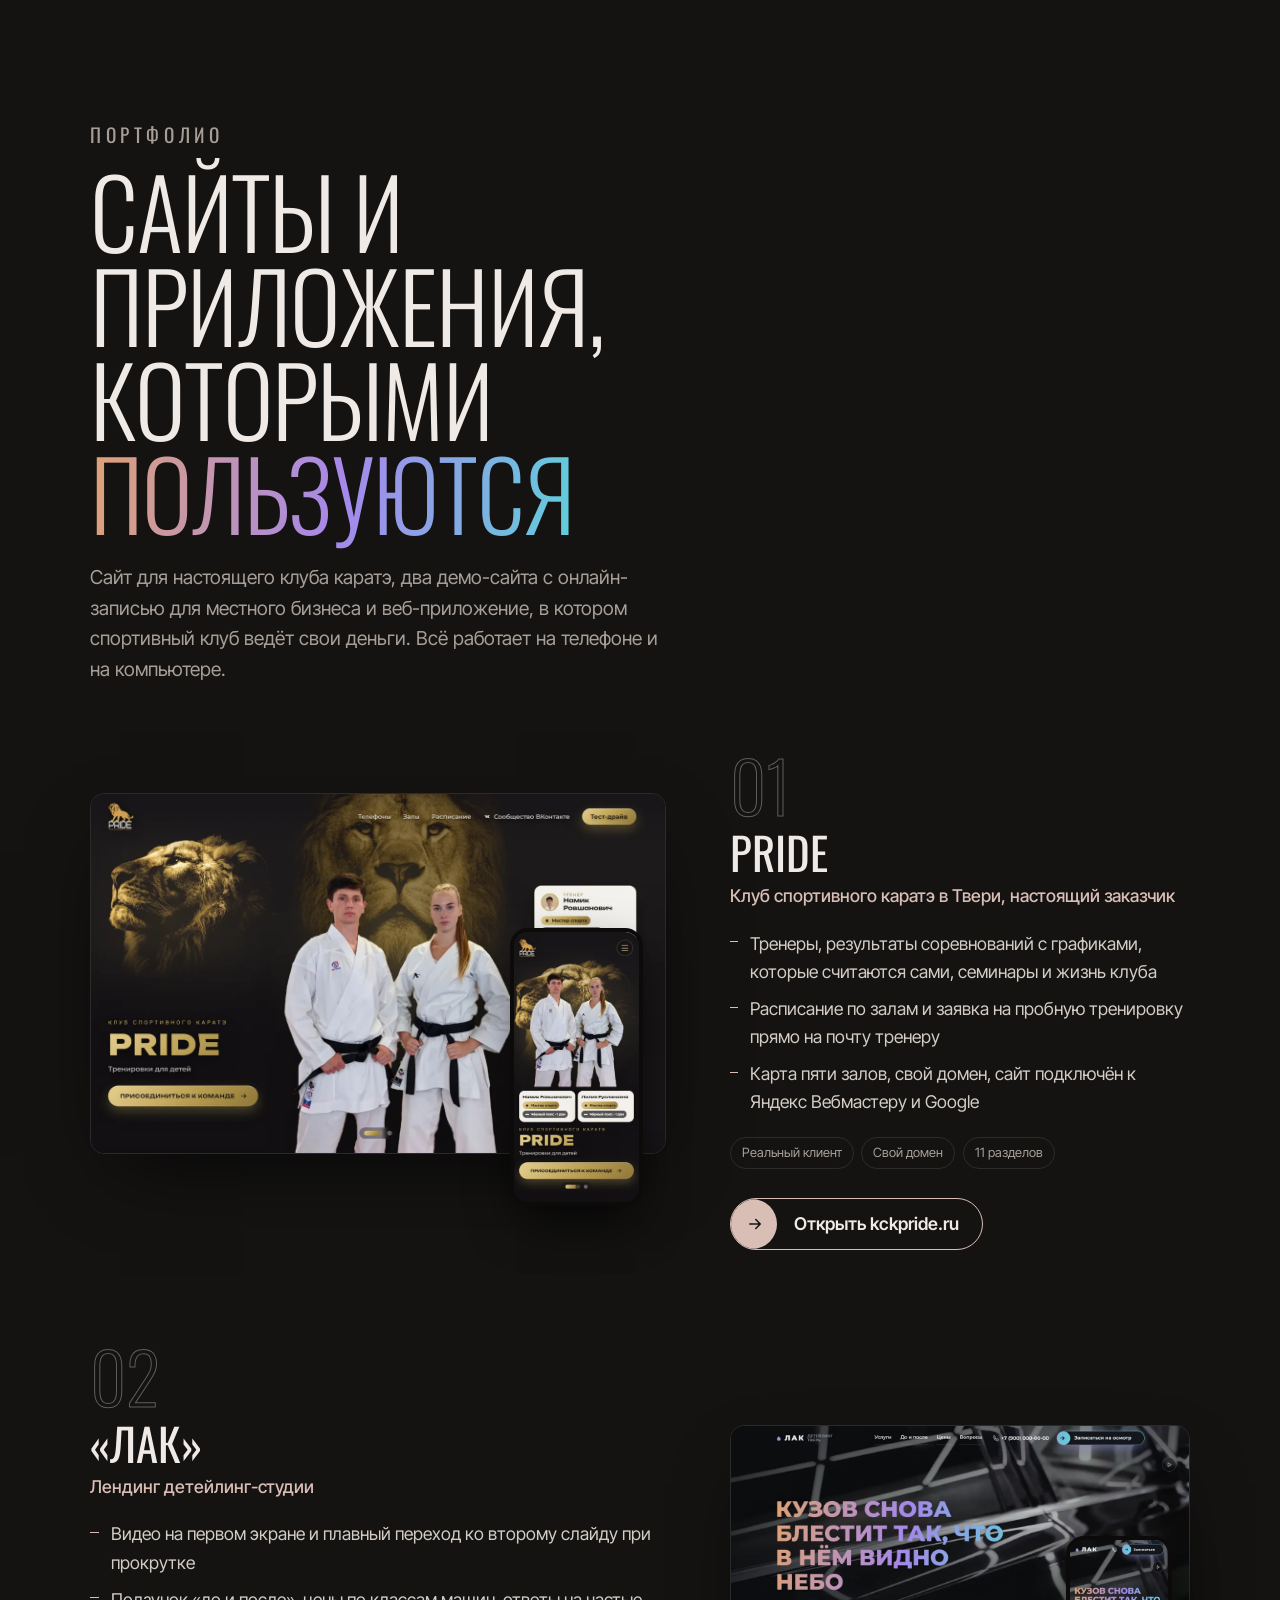
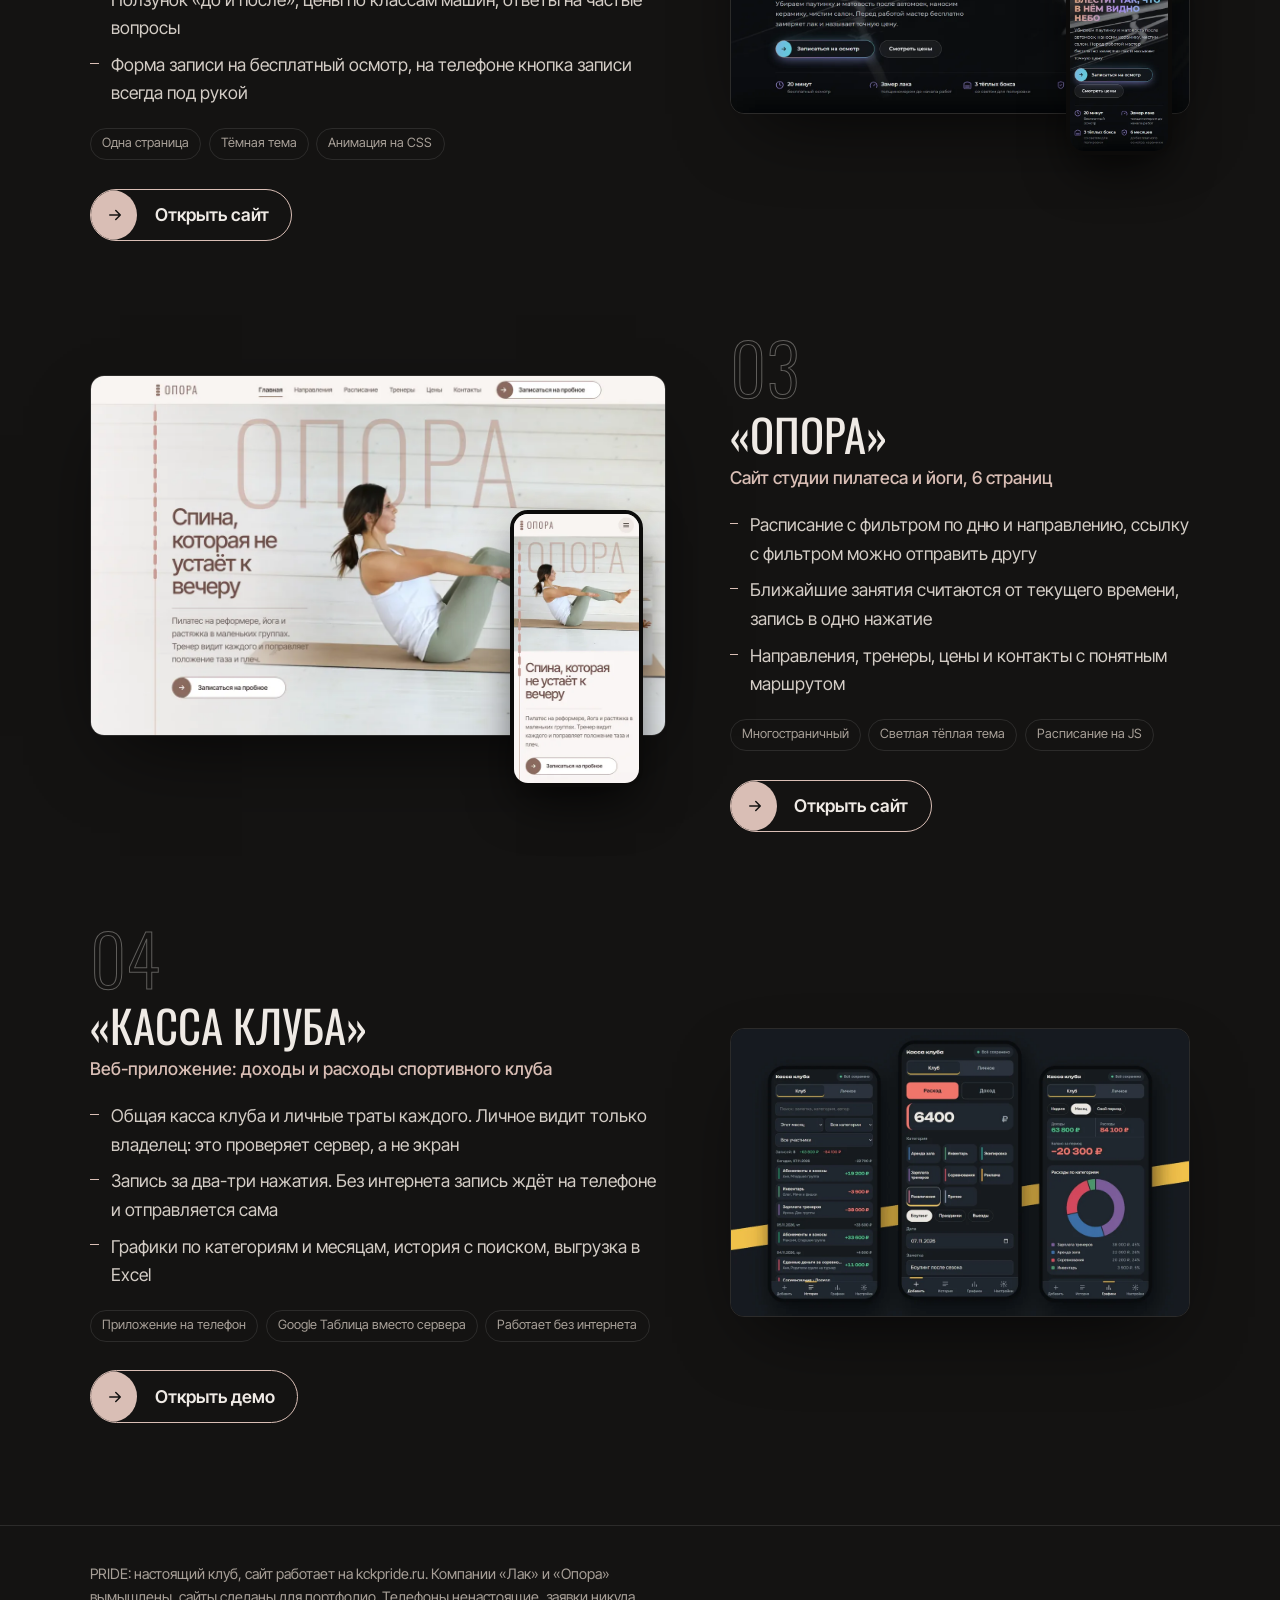
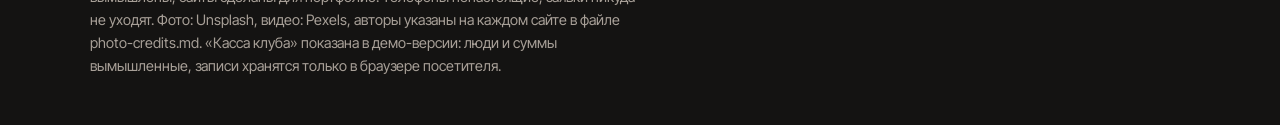
<file: index.html>
<!DOCTYPE html>
<html lang="ru">
<head>
<meta charset="utf-8">
<meta name="viewport" content="width=device-width, initial-scale=1">
<title>Портфолио: сайты и приложения для местного бизнеса</title>
<meta name="description" content="Сайт клуба каратэ PRIDE (kckpride.ru), два демо-сайта с онлайн-записью для детейлинг-студии и студии пилатеса и веб-приложение «Касса клуба» для учёта денег спортивного клуба.">
<link rel="preconnect" href="https://fonts.googleapis.com">
<link rel="preconnect" href="https://fonts.gstatic.com" crossorigin>
<link href="https://fonts.googleapis.com/css2?family=Inter+Tight:wght@400;500;600&family=Oswald:wght@300;400&display=swap" rel="stylesheet">
<style>
/* Общая страница портфолио. Тёплый графит, чтобы оба проекта
   (чёрный «Лак» и пудровая «Опора») смотрелись на ней одинаково хорошо. */
:root{
  --bg:#141312; --panel:#1D1B19; --line:rgba(255,255,255,.1);
  --text:#EFEAE5; --muted:#A79F97; --accent:#D9BEB5;
  --cham:linear-gradient(100deg,#E0A273 0%,#A688EC 52%,#5ED0DA 100%);
  --f:'Inter Tight',system-ui,-apple-system,'Segoe UI',Roboto,sans-serif;
  --f-big:'Oswald','Arial Narrow',sans-serif;
  --pad:clamp(1rem,4vw,2.5rem); --wrap:1180px; --ease:cubic-bezier(.16,1,.3,1);
}
*,*::before,*::after{box-sizing:border-box}
*{margin:0}
html{-webkit-text-size-adjust:100%}
body{background:var(--bg);color:var(--text);font:400 clamp(1rem,.96rem + .2vw,1.1rem)/1.6 var(--f);overflow-x:hidden}
img{display:block;max-width:100%;height:auto}
a{color:inherit}
:focus-visible{outline:3px solid var(--accent);outline-offset:3px}
.wrap{max-width:var(--wrap);margin:0 auto;padding-inline:var(--pad)}
.sr-only{position:absolute;width:1px;height:1px;overflow:hidden;clip:rect(0 0 0 0);white-space:nowrap}

/* шапка */
.top{padding-block:clamp(3.5rem,8vw,7rem) clamp(2.5rem,5vw,4rem)}
.kicker{font:400 .85rem/1 var(--f-big);letter-spacing:.24em;text-transform:uppercase;color:var(--muted)}
h1{font:300 clamp(2.6rem,1.2rem + 6vw,6.2rem)/.98 var(--f-big);letter-spacing:-.01em;text-transform:uppercase;margin-top:1.2rem;max-width:14ch}
h1 span{background:var(--cham);-webkit-background-clip:text;background-clip:text;color:transparent}
.top p{color:var(--muted);max-width:52ch;margin-top:1.4rem;font-size:clamp(1.02rem,.98rem + .35vw,1.2rem)}

/* проекты */
.projects{display:grid;gap:clamp(3.5rem,7vw,6rem);padding-bottom:clamp(4rem,8vw,7rem)}
.proj{display:grid;gap:1.6rem;align-items:center}
.shots{position:relative;padding-bottom:9%}
.shot-desk{border-radius:14px;overflow:hidden;border:1px solid var(--line);box-shadow:0 30px 80px -30px rgba(0,0,0,.8)}
.shot-desk img{width:100%;aspect-ratio:16/10;object-fit:cover;transition:transform .9s var(--ease)}
.shot-phone{position:absolute;right:4%;bottom:0;width:23%;border-radius:18px;overflow:hidden;border:4px solid #0c0b0a;box-shadow:0 20px 50px -10px rgba(0,0,0,.8)}
.shot-phone img{width:100%;aspect-ratio:300/649;object-fit:cover}
.proj:hover .shot-desk img{transform:scale(1.03)}
.shots-app{padding-bottom:0}   /* у приложения на обложке уже три телефона, отдельный снимок не нужен */
.num{font:300 clamp(3rem,2rem + 3vw,5rem)/1 var(--f-big);color:transparent;-webkit-text-stroke:1px rgba(239,234,229,.35)}
.proj h2{font:400 clamp(1.8rem,1.2rem + 2vw,2.8rem)/1.05 var(--f-big);text-transform:uppercase;margin-top:.6rem}
.type{color:var(--accent);font-weight:500;margin-top:.4rem}
.proj ul{list-style:none;padding:0;margin-top:1.2rem;display:grid;gap:.55rem}
.proj li{position:relative;padding-left:1.3rem;color:#D3CCC5}
.proj li::before{content:"";position:absolute;left:0;top:.68em;width:.55rem;height:1px;background:var(--accent)}
.tags{display:flex;flex-wrap:wrap;gap:.45rem;margin-top:1.3rem}
.tags span{font-size:.8rem;padding:.3rem .7rem;border-radius:999px;border:1px solid var(--line);color:var(--muted)}

/* кнопка с выезжающей заливкой, как на самих сайтах */
.btn{--knob:46px;position:relative;isolation:isolate;overflow:hidden;display:inline-flex;align-items:center;min-height:50px;margin-top:1.8rem;
  padding:.7rem 1.4rem .7rem calc(var(--knob) + 1.1rem);border-radius:999px;border:1.5px solid var(--accent);
  font-weight:600;text-decoration:none;color:var(--text);transition:color .55s var(--ease)}
.btn::before{content:"";position:absolute;inset:0;z-index:-1;border-radius:inherit;background:var(--accent)
  url("data:image/svg+xml,%3Csvg xmlns='http://www.w3.org/2000/svg' viewBox='0 0 24 24' fill='none' stroke='%23141312' stroke-width='2' stroke-linecap='round' stroke-linejoin='round'%3E%3Cpath d='M5 12h14M13 6l6 6-6 6'/%3E%3C/svg%3E") no-repeat right 13px center/18px;
  transform:translateX(calc(-100% + var(--knob)));transition:transform .75s var(--ease)}
.btn:hover,.btn:focus-visible{color:#141312}
.btn:hover::before,.btn:focus-visible::before{transform:none}

@media (min-width:900px){
  .proj{grid-template-columns:1.25fr 1fr;gap:4rem}
  .proj:nth-child(even) .shots{order:2}
}

.foot{border-top:1px solid var(--line);padding-block:2.2rem 3rem;color:var(--muted);font-size:.9rem}
.foot p{max-width:70ch}

@media (prefers-reduced-motion:reduce){*,*::before,*::after{transition-duration:.01ms !important}}
</style>
</head>
<body>
<main>
  <header class="top wrap">
    <p class="kicker">Портфолио</p>
    <h1>Сайты и приложения, которыми <span>пользуются</span></h1>
    <p>Сайт для настоящего клуба каратэ, два демо-сайта с онлайн-записью для местного бизнеса и веб-приложение, в котором спортивный клуб ведёт свои деньги. Всё работает на телефоне и на компьютере.</p>
  </header>

  <div class="projects wrap">
    <article class="proj">
      <a class="shots" href="https://kckpride.ru/" target="_blank" rel="noopener" aria-label="Открыть сайт PRIDE, kckpride.ru, в новой вкладке">
        <div class="shot-desk"><img src="covers/pride.webp" width="1200" height="750" alt="Первый экран сайта клуба PRIDE на компьютере: двое тренеров в кимоно на фоне золотого льва"></div>
        <div class="shot-phone"><img src="covers/pride-phone.webp" width="300" height="649" alt="Тот же сайт на телефоне" loading="lazy"></div>
      </a>
      <div>
        <p class="num" aria-hidden="true">01</p>
        <h2>PRIDE</h2>
        <p class="type">Клуб спортивного каратэ в Твери, настоящий заказчик</p>
        <ul>
          <li>Тренеры, результаты соревнований с графиками, которые считаются сами, семинары и жизнь клуба</li>
          <li>Расписание по залам и заявка на пробную тренировку прямо на почту тренеру</li>
          <li>Карта пяти залов, свой домен, сайт подключён к Яндекс Вебмастеру и Google</li>
        </ul>
        <div class="tags"><span>Реальный клиент</span><span>Свой домен</span><span>11 разделов</span></div>
        <a class="btn" href="https://kckpride.ru/" target="_blank" rel="noopener">Открыть kckpride.ru<span class="sr-only"> (в новой вкладке)</span></a>
      </div>
    </article>

    <article class="proj">
      <a class="shots" href="luk-detailing/" aria-label="Открыть сайт «Лак»">
        <div class="shot-desk"><img src="covers/luk.webp" width="1200" height="750" alt="Первый экран сайта «Лак» на компьютере: чёрный кузов и заголовок с переливом" loading="lazy"></div>
        <div class="shot-phone"><img src="covers/luk-phone.webp" width="300" height="649" alt="Тот же сайт на телефоне" loading="lazy"></div>
      </a>
      <div>
        <p class="num" aria-hidden="true">02</p>
        <h2>«Лак»</h2>
        <p class="type">Лендинг детейлинг-студии</p>
        <ul>
          <li>Видео на первом экране и плавный переход ко второму слайду при прокрутке</li>
          <li>Ползунок «до и после», цены по классам машин, ответы на частые вопросы</li>
          <li>Форма записи на бесплатный осмотр, на телефоне кнопка записи всегда под рукой</li>
        </ul>
        <div class="tags"><span>Одна страница</span><span>Тёмная тема</span><span>Анимация на CSS</span></div>
        <a class="btn" href="luk-detailing/">Открыть сайт</a>
      </div>
    </article>

    <article class="proj">
      <a class="shots" href="opora-studio/" aria-label="Открыть сайт «Опора»">
        <div class="shot-desk"><img src="covers/opora.webp" width="1200" height="750" alt="Первый экран сайта «Опора» на компьютере: девушка на коврике и крупное слово ОПОРА" loading="lazy"></div>
        <div class="shot-phone"><img src="covers/opora-phone.webp" width="300" height="649" alt="Тот же сайт на телефоне" loading="lazy"></div>
      </a>
      <div>
        <p class="num" aria-hidden="true">03</p>
        <h2>«Опора»</h2>
        <p class="type">Сайт студии пилатеса и йоги, 6 страниц</p>
        <ul>
          <li>Расписание с фильтром по дню и направлению, ссылку с фильтром можно отправить другу</li>
          <li>Ближайшие занятия считаются от текущего времени, запись в одно нажатие</li>
          <li>Направления, тренеры, цены и контакты с понятным маршрутом</li>
        </ul>
        <div class="tags"><span>Многостраничный</span><span>Светлая тёплая тема</span><span>Расписание на JS</span></div>
        <a class="btn" href="opora-studio/">Открыть сайт</a>
      </div>
    </article>

    <article class="proj">
      <a class="shots shots-app" href="kassa-demo/" aria-label="Открыть демо «Кассы клуба»">
        <div class="shot-desk"><img src="covers/kassa.webp" width="1200" height="750" alt="Три экрана приложения «Касса клуба» на телефоне: история записей, добавление расхода и графики" loading="lazy"></div>
      </a>
      <div>
        <p class="num" aria-hidden="true">04</p>
        <h2>«Касса клуба»</h2>
        <p class="type">Веб-приложение: доходы и расходы спортивного клуба</p>
        <ul>
          <li>Общая касса клуба и личные траты каждого. Личное видит только владелец: это проверяет сервер, а не экран</li>
          <li>Запись за два-три нажатия. Без интернета запись ждёт на телефоне и отправляется сама</li>
          <li>Графики по категориям и месяцам, история с поиском, выгрузка в Excel</li>
        </ul>
        <div class="tags"><span>Приложение на телефон</span><span>Google Таблица вместо сервера</span><span>Работает без интернета</span></div>
        <a class="btn" href="kassa-demo/">Открыть демо</a>
      </div>
    </article>
  </div>
</main>
<footer class="foot">
  <div class="wrap">
    <p>PRIDE: настоящий клуб, сайт работает на kckpride.ru. Компании «Лак» и «Опора» вымышлены, сайты сделаны для портфолио. Телефоны ненастоящие, заявки никуда не уходят. Фото: Unsplash, видео: Pexels, авторы указаны на каждом сайте в файле photo-credits.md. «Касса клуба» показана в демо-версии: люди и суммы вымышленные, записи хранятся только в браузере посетителя.</p>
  </div>
</footer>
</body>
</html>
</file>
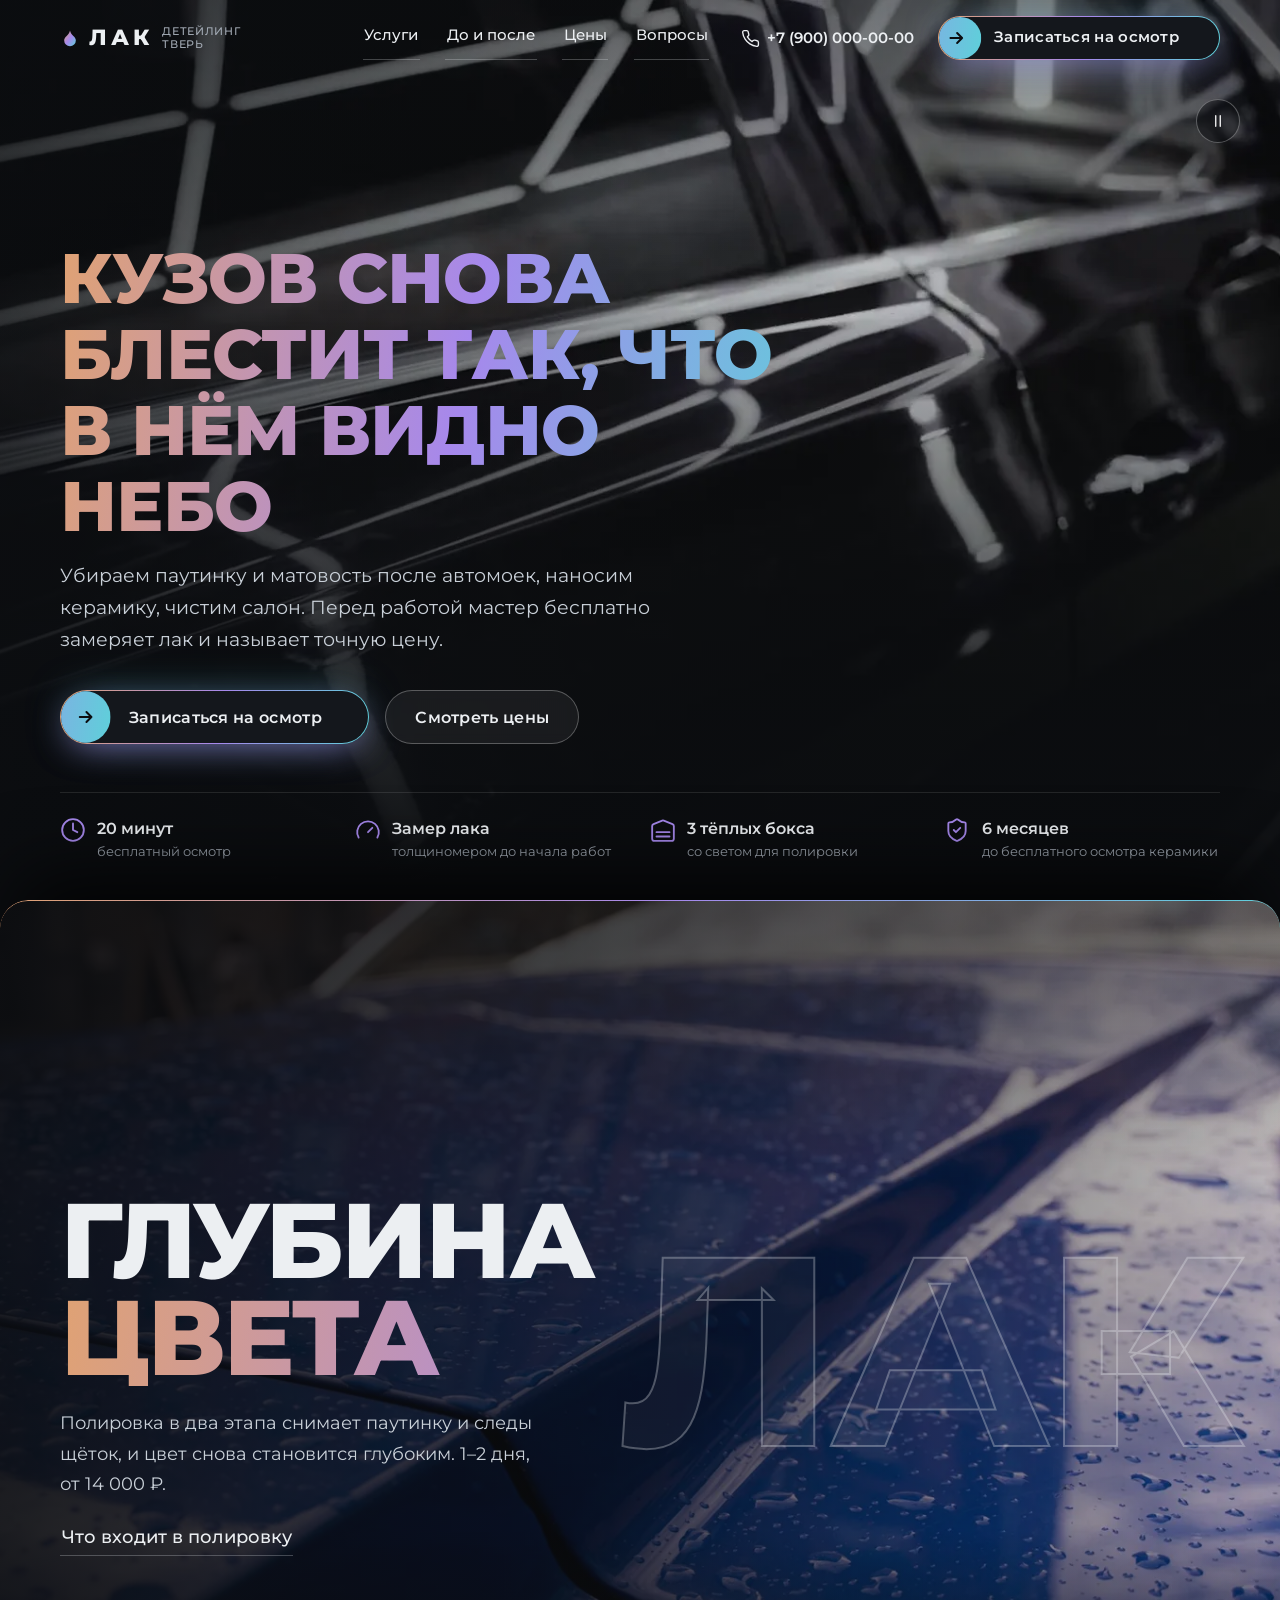
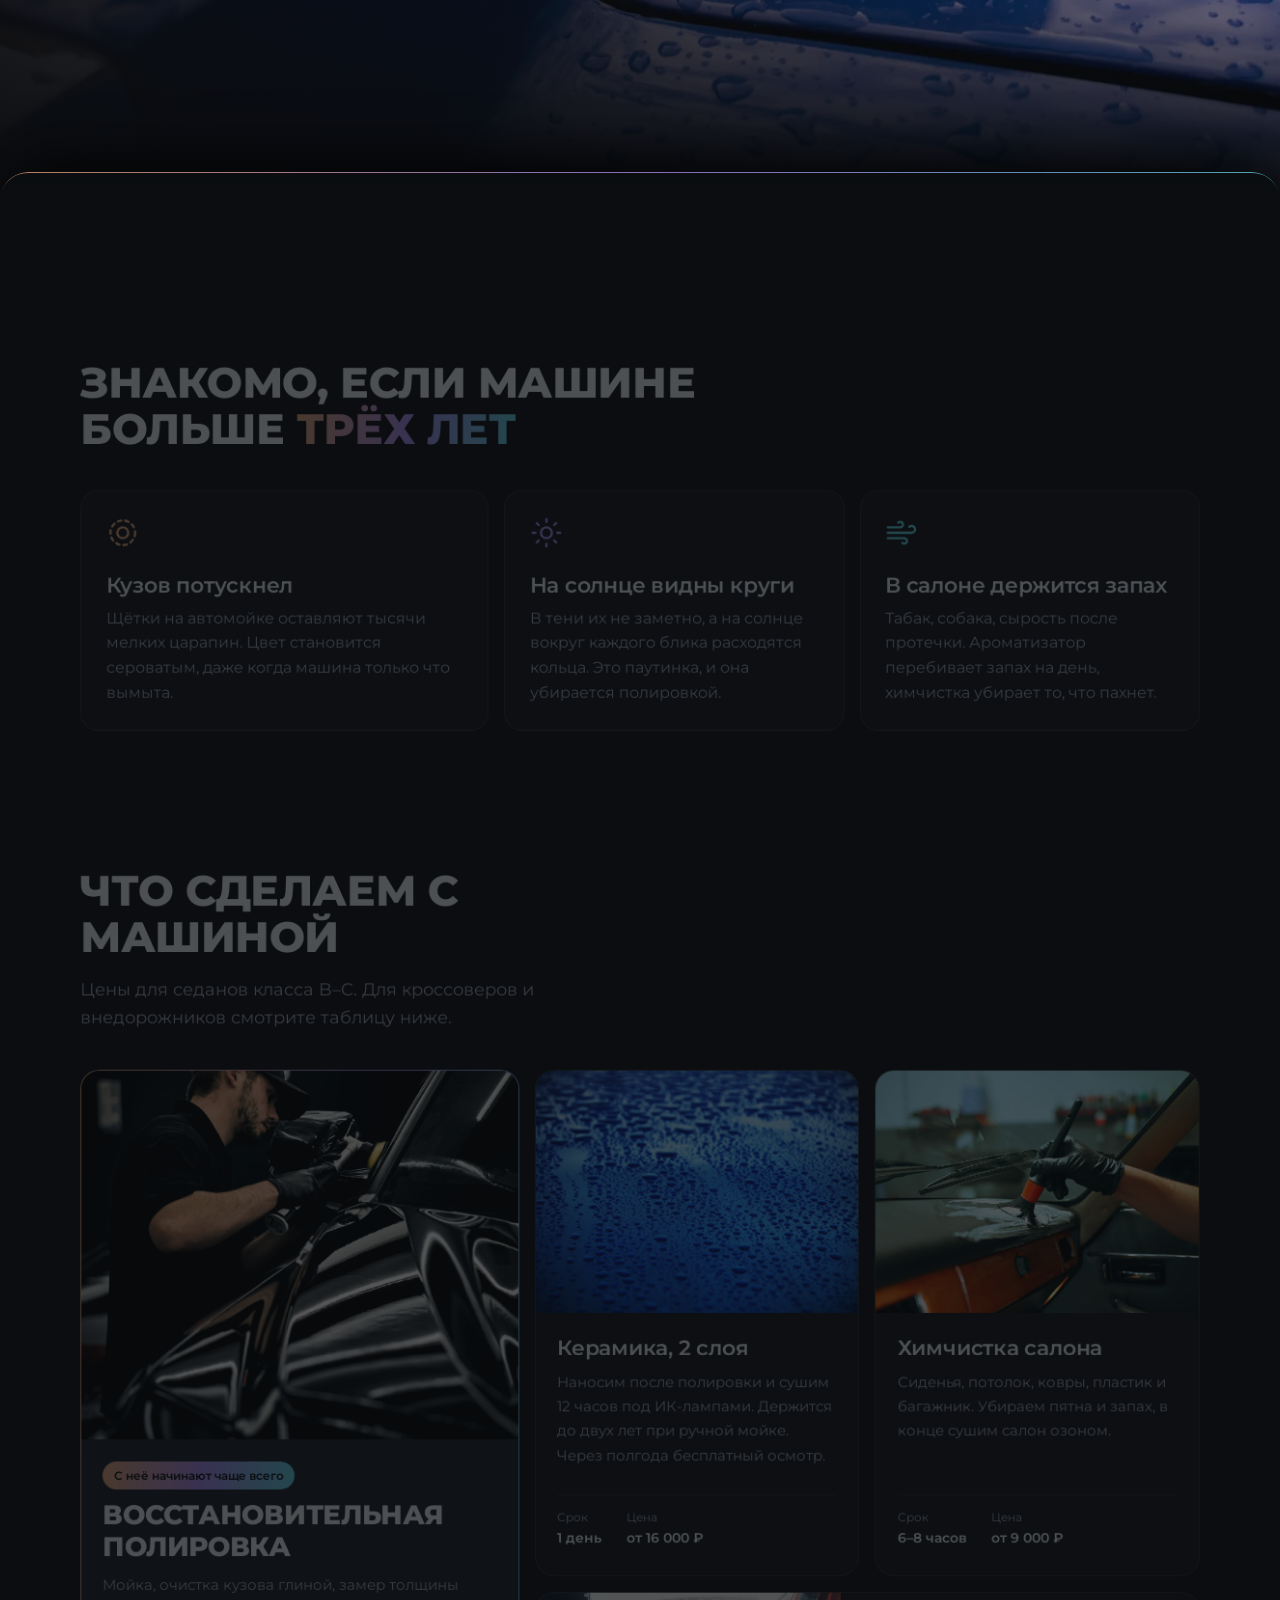
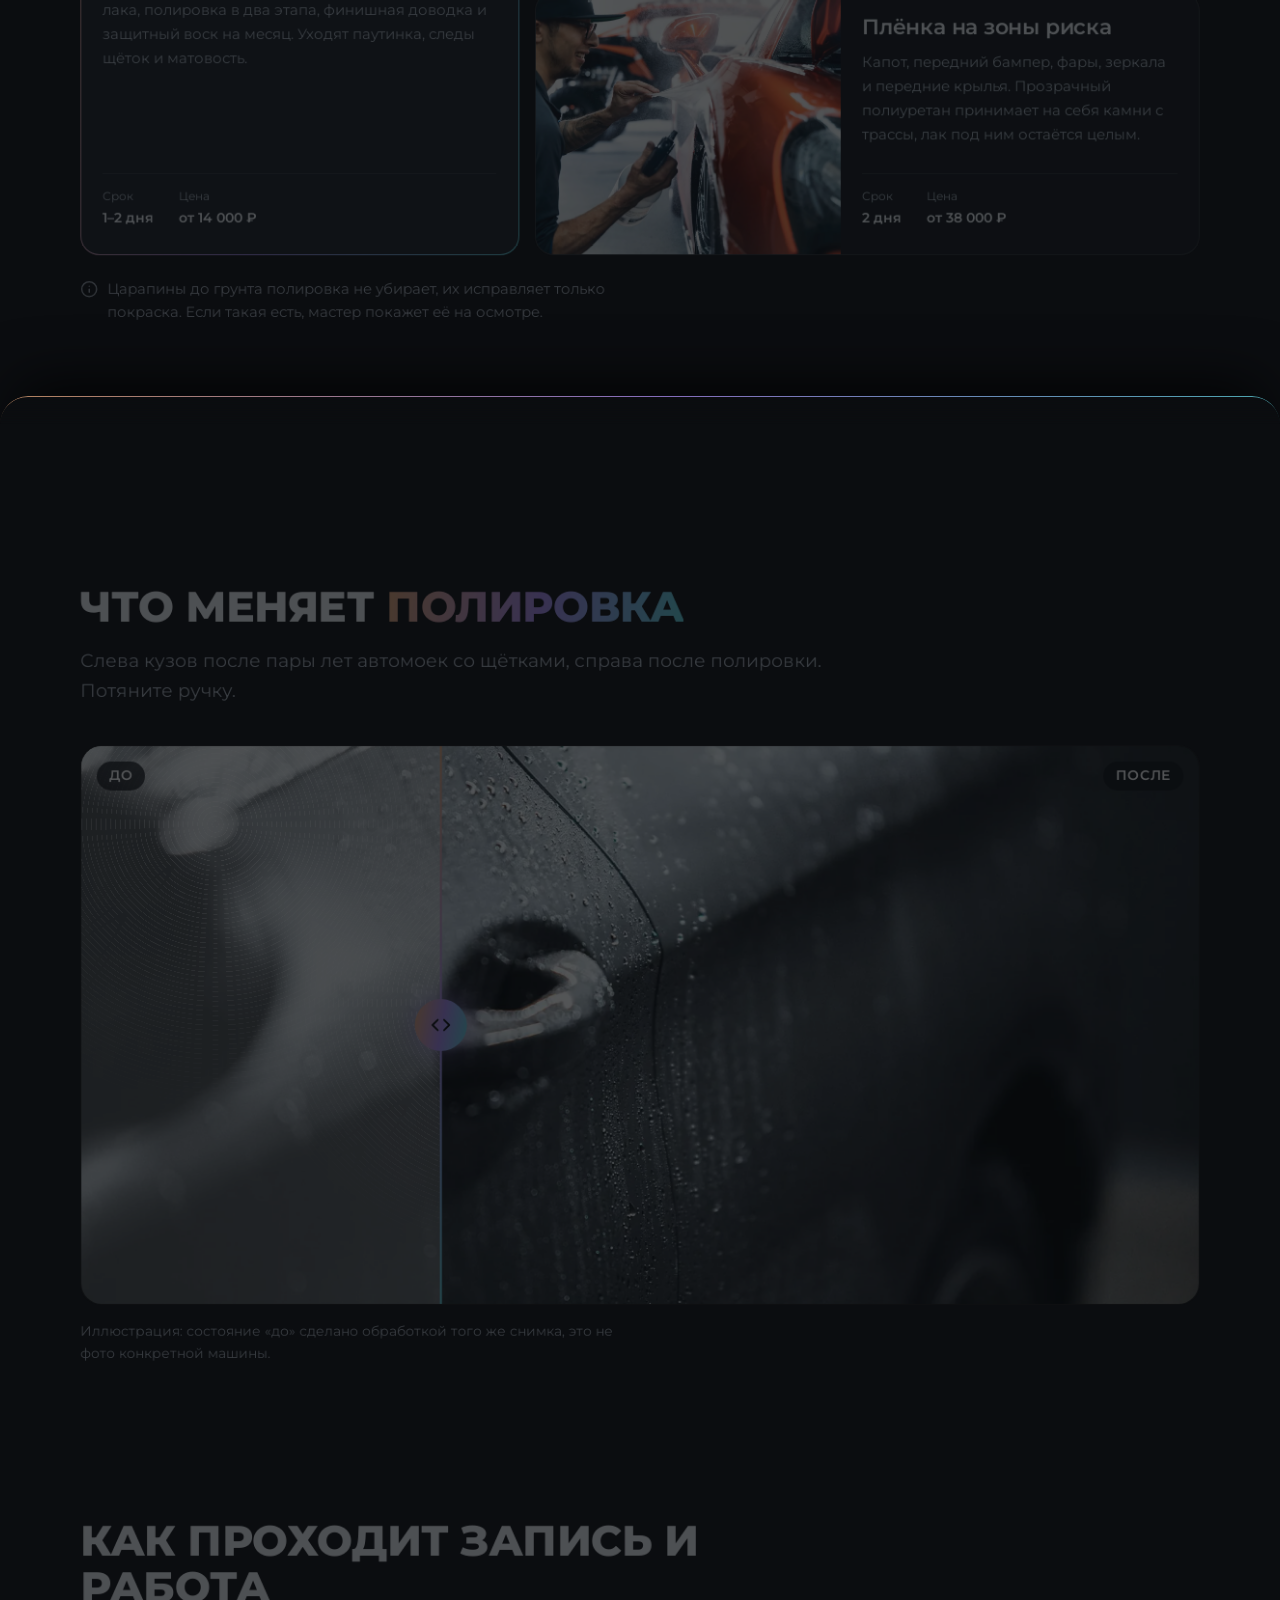
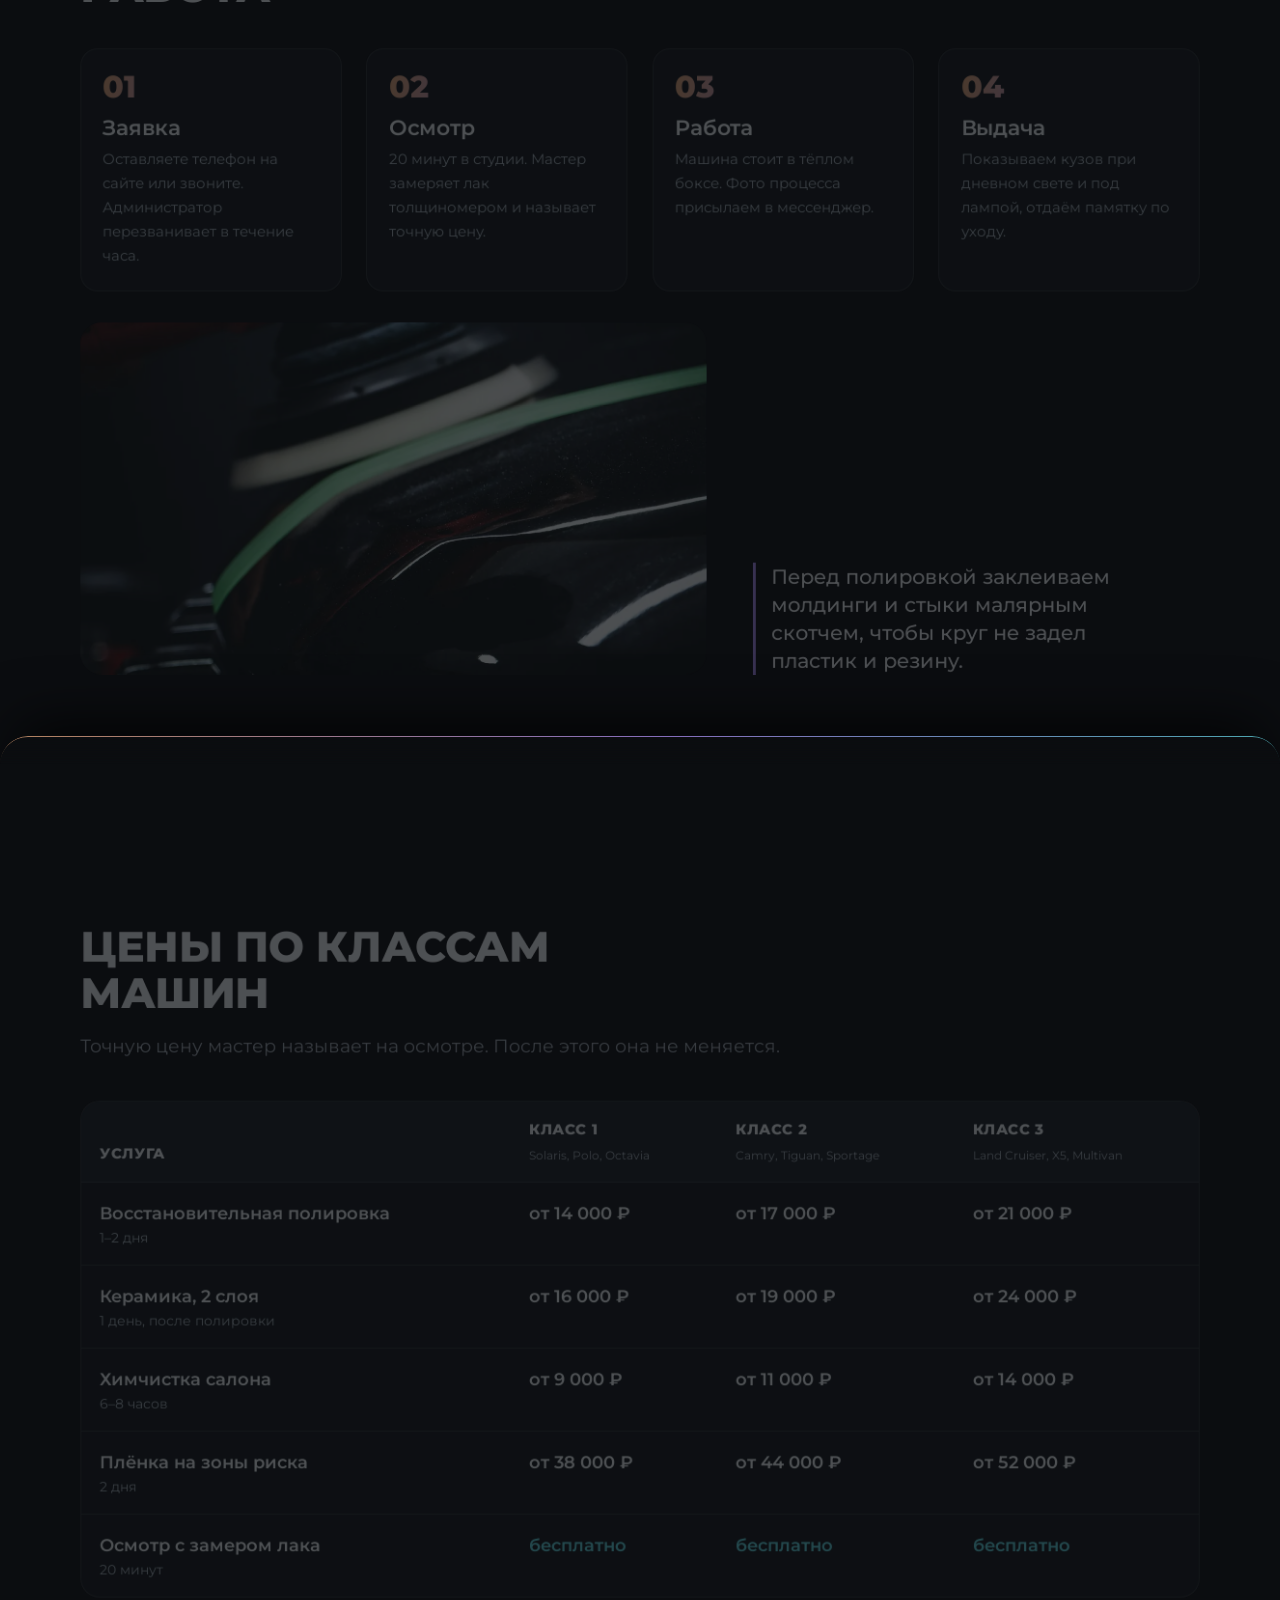
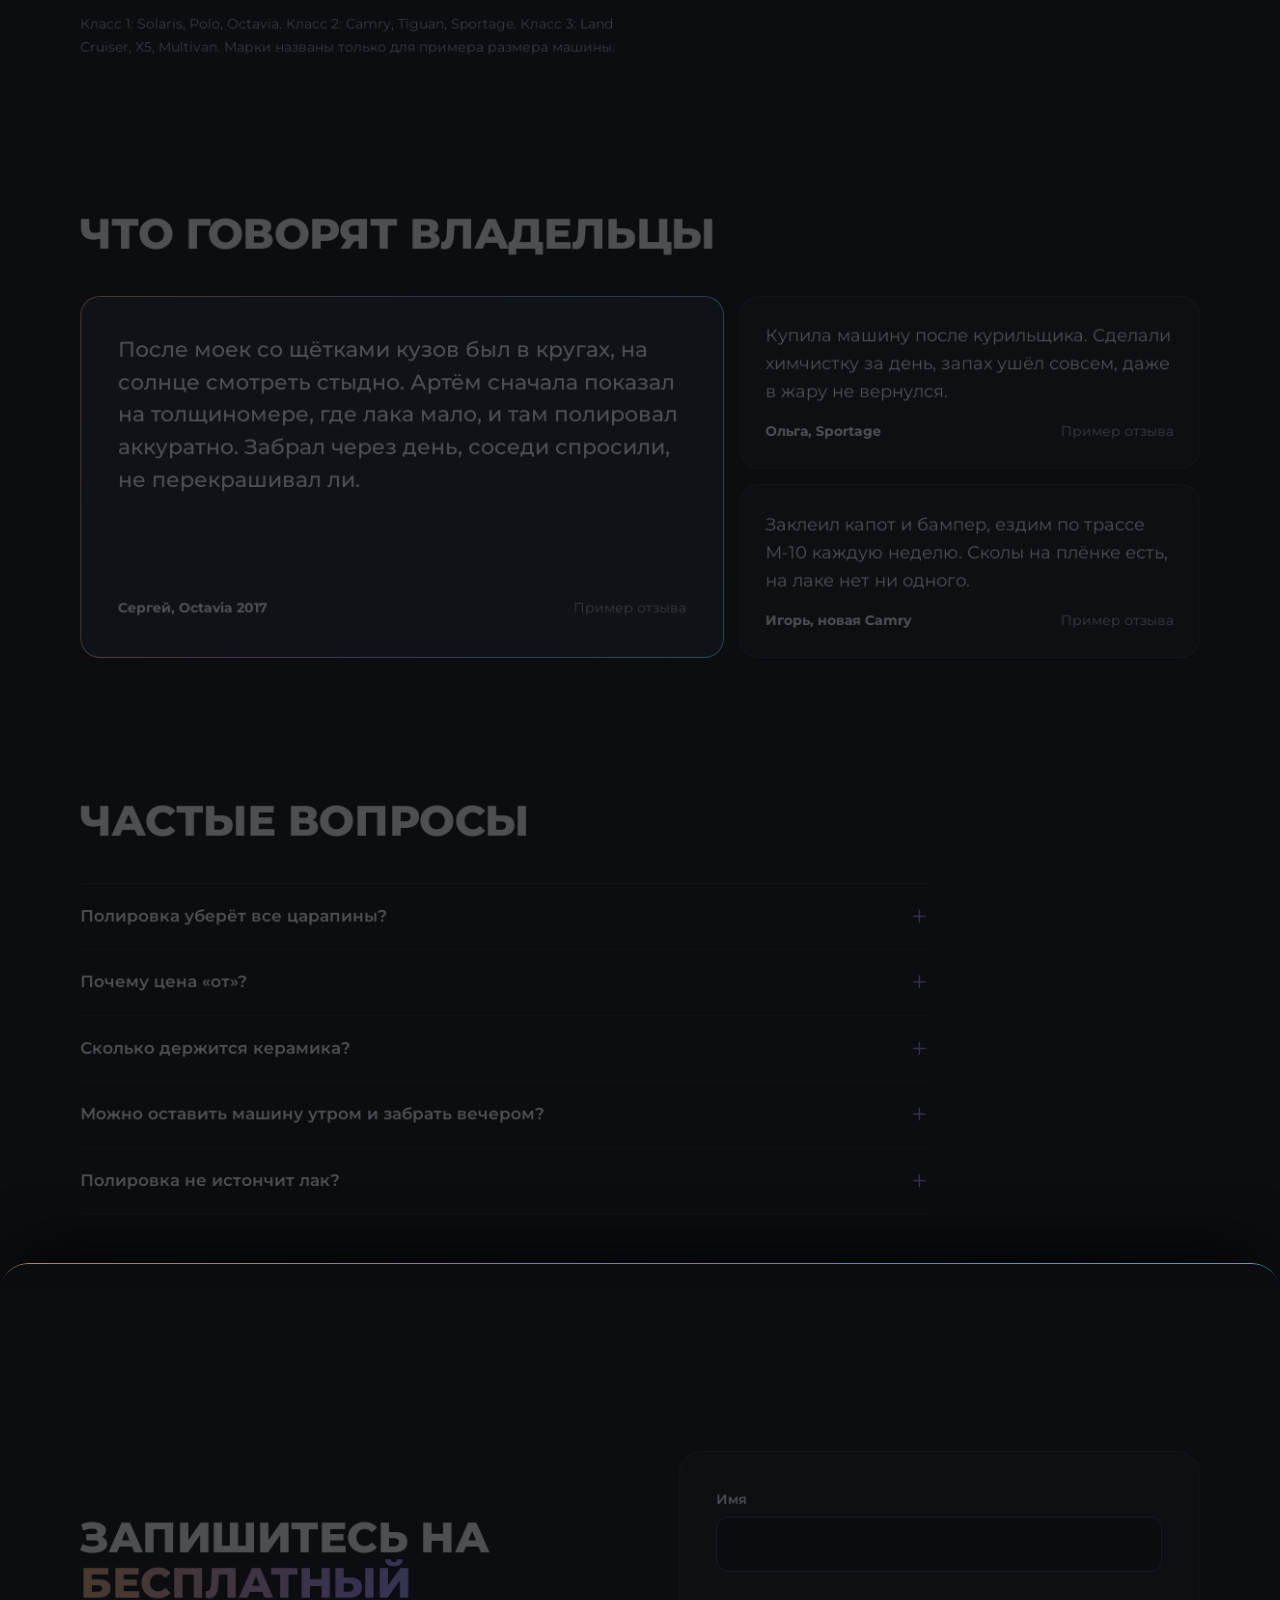
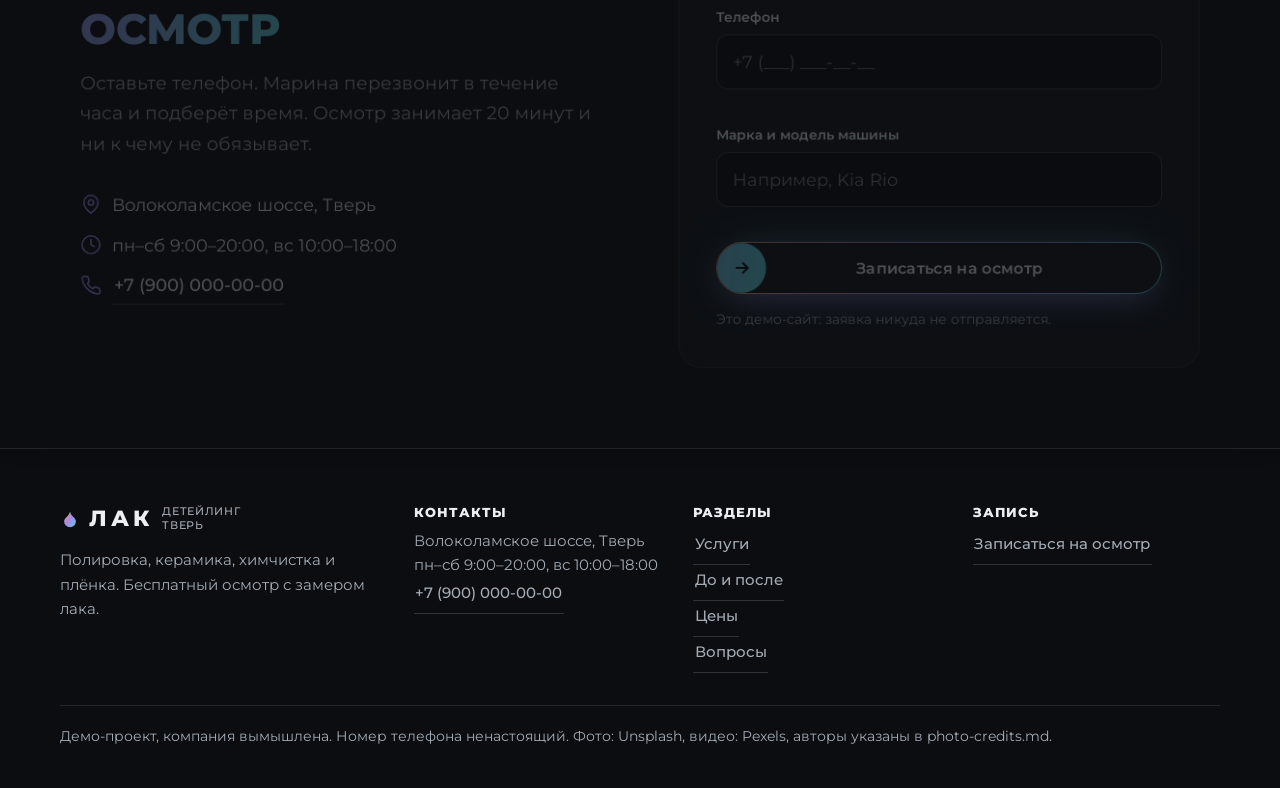
<file: luk-detailing/index.html>
<!DOCTYPE html>
<html lang="ru">
<head>
<meta charset="utf-8">
<meta name="robots" content="noindex">
<meta name="viewport" content="width=device-width, initial-scale=1">
<title>«Лак», детейлинг-студия в Твери: полировка, керамика, химчистка</title>
<meta name="description" content="Полировка кузова, керамика, химчистка салона и защитная плёнка в Твери. Бесплатный осмотр с замером лака за 20 минут.">
<link rel="preconnect" href="https://fonts.googleapis.com">
<link rel="preconnect" href="https://fonts.gstatic.com" crossorigin>
<link href="https://fonts.googleapis.com/css2?family=Montserrat:wght@400;500;600;800&display=swap" rel="stylesheet">
<style>
/* «Лак», вариант 3: чёрный фон и перелив «хамелеон», как у перламутровой автокраски */
:root{
  --bg:#0B0D10;          /* чёрный лак */
  --panel:#14171C;       /* графит */
  --panel-2:#1B1F26;
  --text:#ECEFF2;
  --muted:#A3ABB5;
  --line:rgba(255,255,255,.1);
  --copper:#E0A273;      /* хамелеон: медь */
  --violet:#A688EC;      /*           фиолет */
  --teal:#5ED0DA;        /*           бирюза */
  --cham:linear-gradient(100deg,var(--copper) 0%,var(--violet) 52%,var(--teal) 100%);
  --f:'Montserrat', system-ui, -apple-system, 'Segoe UI', Roboto, sans-serif;

  --step-hero:clamp(2.1rem, 1rem + 4.4vw, 4.4rem);
  --step-h2:clamp(1.6rem, 1rem + 2.2vw, 2.8rem);
  --step-h3:clamp(1.1rem, 1rem + .5vw, 1.4rem);
  --step-body:clamp(.98rem, .95rem + .2vw, 1.1rem);
  --space:clamp(4.5rem, 3rem + 6vw, 8.5rem);
  --wrap:1240px;
  --pad:clamp(1.1rem, 4vw, 2.5rem);
  --ease:cubic-bezier(.16,1,.3,1);
  --ease-u:cubic-bezier(.22,1,.36,1);
}
*,*::before,*::after{box-sizing:border-box}
*{margin:0}
html{scroll-behavior:smooth;-webkit-text-size-adjust:100%}
body{background:var(--bg);color:var(--text);font:400 var(--step-body)/1.65 var(--f);overflow-x:hidden}
img,video{display:block;max-width:100%;height:auto}
a{color:inherit}
h1,h2,h3{font-family:var(--f);line-height:1.08;letter-spacing:-.01em}
h1{font-weight:800;text-transform:uppercase}
h2{font-size:var(--step-h2);font-weight:800;text-transform:uppercase;max-width:22ch}
h3{font-size:var(--step-h3);font-weight:600;line-height:1.2}
p{max-width:62ch}
.wrap{max-width:var(--wrap);margin:0 auto;padding-inline:var(--pad)}
.section{padding-block:var(--space)}
.lead{font-size:clamp(1.02rem,.98rem + .35vw,1.2rem);color:var(--muted);margin-top:1rem}
.muted{color:var(--muted)}
.sr-only{position:absolute;width:1px;height:1px;padding:0;margin:-1px;overflow:hidden;clip:rect(0 0 0 0);white-space:nowrap;border:0}
.skip{position:absolute;left:1rem;top:-4rem;background:#fff;color:#000;padding:.7rem 1rem;z-index:200}
.skip:focus{top:1rem}
:focus-visible{outline:3px solid var(--teal);outline-offset:3px}
.icon{width:1.25em;height:1.25em;flex:none;stroke:currentColor;fill:none;stroke-width:1.7;stroke-linecap:round;stroke-linejoin:round}

/* текст с переливом «хамелеон» */
.cham{background:var(--cham);-webkit-background-clip:text;background-clip:text;color:transparent}
@media (forced-colors:active){.cham{color:CanvasText;background:none}}

/* ---------- кнопка: Slide Arrow Button (Animata) + свечение ----------
   Кружок со стрелкой растягивается на всю кнопку, текст темнеет.
   Рамка с переливом, мягкое свечение и редкий блик (только transform). */
.btn{
  --knob:50px;
  position:relative;isolation:isolate;overflow:hidden;display:inline-flex;align-items:center;justify-content:center;
  min-height:54px;padding:.9rem 2.9rem .9rem calc(var(--knob) + 1.1rem);border-radius:999px;cursor:pointer;text-decoration:none;
  border:1.5px solid transparent;
  background:linear-gradient(var(--panel),var(--panel)) padding-box,var(--cham) border-box;
  color:var(--text);font:600 1rem/1.2 var(--f);letter-spacing:.02em;white-space:nowrap;
  box-shadow:0 10px 34px -10px rgba(166,136,236,.65),0 0 46px -14px rgba(94,208,218,.6);
  transition:color .3s var(--ease);
}
.btn::before{
  content:"";position:absolute;inset:0;border-radius:999px;z-index:-1;
  background:url("data:image/svg+xml,%3Csvg xmlns='http://www.w3.org/2000/svg' viewBox='0 0 24 24' fill='none' stroke='%230B0D10' stroke-width='2.4' stroke-linecap='round' stroke-linejoin='round'%3E%3Cpath d='M5 12h14M13 6l6 6-6 6'/%3E%3C/svg%3E") no-repeat right 15px center / 20px,var(--cham);
  transform:translateX(calc(-100% + var(--knob)));transition:transform .5s var(--ease);
}
.btn::after{ /* блик раз в несколько секунд */
  content:"";position:absolute;top:0;bottom:0;left:0;width:40%;z-index:1;pointer-events:none;
  background:linear-gradient(100deg,transparent,rgba(255,255,255,.35),transparent);
  transform:translateX(-160%) skewX(-18deg);animation:shine 5s var(--ease) 1.5s infinite;
}
@keyframes shine{0%,62%{transform:translateX(-160%) skewX(-18deg)}100%{transform:translateX(360%) skewX(-18deg)}}
.btn:hover,.btn:focus-visible{color:var(--bg)}
.btn:hover::before,.btn:focus-visible::before{transform:translateX(0)}
.btn:focus-visible{outline-color:#fff}
.btn[disabled]{opacity:.7;cursor:progress}
.btn--sm{--knob:42px;min-height:44px;padding:.55rem 2.5rem .55rem calc(var(--knob) + .8rem);font-size:.92rem}
.btn--ghost{ /* вторая кнопка: стеклянная, без кружка */
  padding:.9rem 1.8rem;background:rgba(255,255,255,.06);border:1.5px solid rgba(255,255,255,.28);box-shadow:none;backdrop-filter:blur(6px)}
.btn--ghost::before,.btn--ghost::after{display:none}
.btn--ghost:hover{color:var(--text);background:rgba(255,255,255,.12)}

/* ---------- Underline Hover Text (Animata): линия растёт от центра ---------- */
.u-link{position:relative;display:inline-block;padding:0 .1rem .35rem;text-decoration:none;font-weight:500;transition:transform .5s var(--ease-u)}
.u-link::before{content:"";position:absolute;left:0;right:0;bottom:0;height:1px;background:currentColor;opacity:.25}
.u-link::after{content:"";position:absolute;left:0;right:0;bottom:-1px;height:3px;border-radius:3px;background:var(--cham);transform:scaleX(0);transition:transform .5s var(--ease-u)}
.u-link:hover{transform:translateY(-2px)}
.u-link:hover::after,.u-link:focus-visible::after,.u-link[aria-current="true"]::after{transform:scaleX(1)}

/* ---------- Sibling Focus Nav (Animata): соседние пункты гаснут ---------- */
.sib{display:flex;flex-wrap:wrap;align-items:center}
.sib > a{display:inline-flex;align-items:center;min-height:44px;transition:opacity .2s ease-out, transform .5s var(--ease-u)}
.sib-x > a:not(:last-child){margin-right:1.6rem}
.sib-y{flex-direction:column;align-items:flex-start}
.sib-y > a{min-height:36px}
.sib:has(> a:hover) > a:not(:hover),.sib:has(> a:focus-visible) > a:not(:focus-visible){opacity:.3}

/* ---------- шапка ---------- */
.header{position:fixed;inset:0 0 auto 0;z-index:60;transition:background-color .3s, backdrop-filter .3s;border-bottom:1px solid transparent}
.header.is-solid{background:rgba(11,13,16,.86);backdrop-filter:blur(10px);border-bottom-color:var(--line)}
.header .wrap{display:flex;align-items:center;gap:1.5rem;min-height:76px}
.logo{display:flex;align-items:center;gap:.55rem;text-decoration:none;font:800 1.35rem/1 var(--f);letter-spacing:.18em}
.logo svg{width:20px;height:20px}
.logo small{font:500 .7rem/1.2 var(--f);letter-spacing:.06em;color:var(--muted);text-transform:uppercase;max-width:10ch}
.nav{display:none;margin-left:auto;font-size:.92rem}
.header-phone{display:flex;align-items:center;gap:.45rem;margin-left:auto;text-decoration:none;font-weight:600;min-height:44px;min-width:44px;justify-content:center;font-size:.95rem}
.header-phone span{display:none}
.header .btn--sm{white-space:nowrap}
@media (min-width:1080px){.nav{display:flex}.header-phone{margin-left:.5rem}.header-phone span{display:inline}}
@media (max-width:520px){.hide-s{display:none}.logo small{display:none}.header .wrap{gap:.6rem}.header .btn--sm{--knob:36px;padding:.5rem 2.1rem .5rem calc(var(--knob) + .6rem);font-size:.84rem}.header .btn--sm::before{background-size:16px,auto;background-position:right 10px center,0 0}}

/* ---------- первый экран: два слайда ----------
   Слайд 1 (видео и «Кузов снова блестит») стоит на месте (sticky),
   слайд 2 («Глубина цвета») наезжает на него снизу карточкой.
   Пока второй едет, первый чуть отодвигается вглубь и темнеет.
   Плавность: в Chrome, Edge и Safari анимация привязана к прокрутке
   средствами самого CSS (animation-timeline) и не нагружает скрипт;
   в остальных браузерах то же самое делает короткий скрипт.
   Двигаются только transform и opacity. */
.intro{position:relative;timeline-scope:--s2}
.slide1{position:sticky;top:0;z-index:0;min-height:100svh;overflow:hidden;isolation:isolate;display:flex;align-items:flex-end;transform-origin:50% 100%}
.stage-video{position:absolute;inset:0;width:100%;height:100%;object-fit:cover;z-index:-3}
.stage-veil{position:absolute;inset:0;z-index:-2;pointer-events:none;
  background:linear-gradient(180deg,rgba(11,13,16,.55) 0%,rgba(11,13,16,.2) 30%,rgba(11,13,16,.75) 72%,var(--bg) 100%),
             linear-gradient(90deg,rgba(11,13,16,.75) 0%,rgba(11,13,16,0) 60%)}
.slide1-shade{position:absolute;inset:0;z-index:2;background:var(--bg);opacity:0;pointer-events:none}
.hero-in{width:100%;padding-top:7rem;padding-bottom:2.5rem}
.slide1 h1{font-size:var(--step-hero);max-width:16ch}
.slide1 .lead{color:#C9D0D8;max-width:48ch}
.hero-cta{display:flex;flex-wrap:wrap;gap:1rem;margin-top:2.2rem}
.hero-stats{list-style:none;padding:1.4rem 0 0;margin-top:3rem;border-top:1px solid var(--line);display:grid;grid-template-columns:repeat(2,1fr);gap:1.2rem}
.hero-stats li{display:flex;gap:.7rem;align-items:flex-start}
.hero-stats .icon{width:26px;height:26px;color:var(--violet);margin-top:.1rem}
.hero-stats b{display:block;font-weight:600;font-size:.98rem}
.hero-stats span{display:block;color:var(--muted);font-size:.82rem;line-height:1.4}
@media (min-width:960px){.hero-stats{grid-template-columns:repeat(4,1fr)}}
.video-toggle{position:absolute;right:var(--pad);top:6.2rem;z-index:3;width:44px;height:44px;border-radius:50%;border:1px solid rgba(255,255,255,.3);
  background:rgba(11,13,16,.5);color:#fff;display:grid;place-items:center;cursor:pointer}
.video-toggle .icon{width:18px;height:18px}

/* слайд 2: синий капот, огромный заголовок и контурное слово «ЛАК» */
.slide2{position:relative;z-index:1;min-height:100svh;display:flex;align-items:center;overflow:hidden;isolation:isolate;
  background:var(--bg);border-radius:28px 28px 0 0;box-shadow:0 -40px 80px -20px rgba(0,0,0,.85);view-timeline:--s2 block}
.slide2::before{content:"";position:absolute;left:0;right:0;top:0;height:28px;z-index:3;border-radius:28px 28px 0 0;pointer-events:none;
  border-top:1.5px solid transparent;background:var(--cham) border-box;
  -webkit-mask:linear-gradient(#000 0 0) padding-box,linear-gradient(#000 0 0);-webkit-mask-composite:xor;
  mask:linear-gradient(#000 0 0) padding-box exclude,linear-gradient(#000 0 0)}
.s2-bg{position:absolute;inset:-12% 0 0;width:100%;height:112%;object-fit:cover;object-position:60% 50%;z-index:-2;max-width:none}
.s2-veil{position:absolute;inset:0;z-index:-1;pointer-events:none;
  background:linear-gradient(90deg,rgba(11,13,16,.92) 0%,rgba(11,13,16,.7) 45%,rgba(11,13,16,.25) 100%),
             linear-gradient(180deg,rgba(11,13,16,.35) 0%,transparent 30%,transparent 70%,var(--bg) 100%)}
.slide2 p.chapter-ghost{position:absolute;right:3vw;top:50%;margin:-.4em 0 0;max-width:none;pointer-events:none;
  font:800 clamp(8rem,21vw,19rem)/.8 var(--f);letter-spacing:-.02em;color:rgba(236,239,242,.04);-webkit-text-stroke:2px rgba(236,239,242,.3)}
.s2-in{position:relative;z-index:1;width:100%;padding-block:7rem 4rem}
.chapter-title{font-size:clamp(2.8rem,1rem + 7vw,7.5rem);line-height:.92;letter-spacing:-.03em;max-width:none;color:var(--text)}
.chapter-title span{display:block}
.s2-in p{color:#C9D0D8;margin-top:1.4rem;max-width:40ch;font-size:clamp(1rem,.95rem + .3vw,1.15rem)}
.s2-in .u-link{margin-top:1.4rem;color:var(--text)}

@media (max-width:959px){
  .video-toggle{top:5.4rem}
  .hero-in{padding-top:6.5rem;padding-bottom:1.6rem}
  .slide1{flex-direction:column;align-items:stretch;justify-content:flex-end}
  .stage-veil{background:linear-gradient(180deg,rgba(11,13,16,.6) 0%,rgba(11,13,16,.5) 35%,rgba(11,13,16,.85) 70%,var(--bg) 100%)}
  .hero-cta{margin-top:1.6rem;gap:.7rem}
  .hero-stats{margin-top:1.8rem;padding-top:1.1rem;gap:.9rem 1rem}
  .slide2{border-radius:22px 22px 0 0;align-items:flex-end}
  .slide2::before{border-radius:22px 22px 0 0}
  .s2-bg{object-position:70% 50%}
  .s2-veil{background:linear-gradient(180deg,rgba(11,13,16,.2) 0%,rgba(11,13,16,.55) 45%,rgba(11,13,16,.92) 75%,var(--bg) 100%)}
  .slide2 p.chapter-ghost{top:30%;right:-4vw;font-size:clamp(7rem,40vw,12rem)}
  .s2-in{padding-block:6rem 3.5rem}
}
@media (max-width:380px){
  .hero-stats span{font-size:.78rem}
  .hero-stats b{font-size:.92rem}
}

/* сам переход: по прокрутке, пока слайд 2 въезжает в экран */
@keyframes s1-back{to{transform:scale(.9) translateY(-4%)}}
@keyframes s1-shade{to{opacity:.8}}
@keyframes s2-bg{from{transform:translateY(-10%) scale(1.08)}to{transform:none}}
@keyframes s2-line{from{transform:translateY(55%);opacity:0}to{transform:none;opacity:1}}
@keyframes s2-ghost{from{transform:translateX(18vw);opacity:0}to{transform:none;opacity:1}}
@media (prefers-reduced-motion:no-preference){
  @supports (animation-timeline:view()){
    .slide1,.slide1-shade,.s2-bg,.chapter-title span,.s2-in > p,.s2-in > .u-link,.slide2 p.chapter-ghost{
      animation-timing-function:linear;animation-fill-mode:both;animation-duration:1ms;animation-timeline:--s2}
    .slide1{animation-name:s1-back;animation-range:entry 0% entry 100%}
    .slide1-shade{animation-name:s1-shade;animation-range:entry 0% entry 100%}
    .s2-bg{animation-name:s2-bg;animation-range:entry 0% entry 100%}
    .slide2 p.chapter-ghost{animation-name:s2-ghost;animation-range:entry 15% entry 100%;animation-timing-function:cubic-bezier(.22,1,.36,1)}
    .chapter-title span{animation-name:s2-line;animation-timing-function:cubic-bezier(.22,1,.36,1)}
    .chapter-title span:nth-child(1){animation-range:entry 35% entry 85%}
    .chapter-title span:nth-child(2){animation-range:entry 45% entry 95%}
    .s2-in > p{animation-name:s2-line;animation-range:entry 55% entry 100%}
    .s2-in > .u-link{animation-name:s2-line;animation-range:entry 62% entry 100%}
  }
}
@media (prefers-reduced-motion:reduce){
  .slide1{position:relative}
}

/* ---------- остальные экраны въезжают снизу ---------- */
.scene{position:relative;background:var(--bg);z-index:1}
.scene-card{border-radius:28px 28px 0 0;box-shadow:0 -30px 60px -20px rgba(0,0,0,.8);margin-top:-28px}
.scene-card::before{content:"";position:absolute;left:0;right:0;top:0;height:28px;border-radius:28px 28px 0 0;pointer-events:none;
  border-top:1.5px solid transparent;background:linear-gradient(var(--bg),var(--bg)) padding-box,var(--cham) border-box;
  -webkit-mask:linear-gradient(#000,transparent);mask:linear-gradient(#000,transparent);opacity:.8}
.scene-inner{transform-origin:50% 0;will-change:transform,opacity}

/* ---------- боль ---------- */
.pain-grid{display:grid;gap:1rem;margin-top:2.5rem}
.pain-item{padding:1.6rem;border-radius:18px;background:var(--panel);border:1px solid var(--line)}
.pain-item .icon{width:34px;height:34px;color:var(--copper);margin-bottom:1rem}
.pain-item:nth-child(2) .icon{color:var(--violet)}
.pain-item:nth-child(3) .icon{color:var(--teal)}
.pain-item p{color:var(--muted);margin-top:.5rem;font-size:.97rem}
@media (min-width:860px){.pain-grid{grid-template-columns:1.2fr 1fr 1fr}.pain-item:first-child{grid-row:span 1}}

/* ---------- услуги ---------- */
.services-head{display:flex;flex-wrap:wrap;justify-content:space-between;align-items:end;gap:1rem 3rem}
.services-head p{color:var(--muted);max-width:44ch}
.bento{display:grid;gap:1rem;margin-top:2.5rem}
.svc{position:relative;background:var(--panel);border:1px solid var(--line);border-radius:20px;overflow:hidden;display:flex;flex-direction:column}
.svc img{width:100%;aspect-ratio:4/3;object-fit:cover}
.svc-body{padding:1.4rem 1.4rem 1.6rem;display:flex;flex-direction:column;gap:.6rem;flex:1}
.svc-body p{color:var(--muted);font-size:.95rem}
.svc-meta{display:flex;flex-wrap:wrap;gap:.3rem 1.6rem;margin-top:auto;padding-top:.8rem;border-top:1px solid var(--line);font-size:.9rem}
.svc-meta div{display:flex;flex-direction:column}
.svc-meta dt{color:var(--muted);font-size:.78rem}
.svc-meta dd{font-weight:600}
.svc--main{border:1.5px solid transparent;background:linear-gradient(var(--panel-2),var(--panel-2)) padding-box,var(--cham) border-box}
.svc--main h3{font-size:clamp(1.3rem,1rem + 1vw,1.75rem);font-weight:800;text-transform:uppercase;hyphens:auto;overflow-wrap:anywhere}
.svc-tag{align-self:flex-start;font-size:.75rem;font-weight:600;padding:.3rem .7rem;border-radius:999px;background:var(--cham);color:var(--bg)}
.svc-note{margin-top:1.4rem;color:var(--muted);font-size:.92rem;display:flex;gap:.6rem}
.svc-note .icon{margin-top:.2rem}
@media (min-width:720px){.bento{grid-template-columns:repeat(2,minmax(0,1fr))}.svc--main{grid-column:1 / -1}.svc--main img{aspect-ratio:16/8}}
@media (min-width:1080px){
  .bento{grid-template-columns:1.35fr 1fr 1fr}
  .svc--main{grid-column:1;grid-row:1 / span 2}
  .svc--main img{aspect-ratio:auto;flex:1;min-height:0;height:100%;max-height:480px}
  .svc--wide{grid-column:2 / span 2;flex-direction:row}
  .svc--wide img{width:46%;aspect-ratio:auto}
}

/* ---------- до/после ---------- */
.ba{position:relative;margin-top:2.5rem;overflow:hidden;aspect-ratio:4/3;background:#000;border-radius:22px;user-select:none;-webkit-user-select:none;touch-action:pan-y;border:1px solid var(--line)}
@media (min-width:720px){.ba{aspect-ratio:16/8}}
.ba img{position:absolute;inset:0;width:100%;height:100%;object-fit:cover}
.ba-clip{position:absolute;inset:0;overflow:hidden;transform:translateX(calc((var(--p) - 100) * 1%))}
.ba-inner{position:absolute;inset:0;transform:translateX(calc((100 - var(--p)) * 1%))}
.ba-inner img{filter:saturate(.55) contrast(.72) brightness(1.14)}
.ba-haze{position:absolute;inset:0;background:rgba(190,198,205,.2)}
.ba-swirl{--x:38%;--y:46%;--r:34%;position:absolute;inset:0;mix-blend-mode:screen;opacity:.75;
  background:repeating-radial-gradient(circle at var(--x) var(--y),transparent 0 3px,rgba(255,255,255,.5) 3px 3.6px,transparent 3.6px 5px);
  -webkit-mask-image:radial-gradient(circle at var(--x) var(--y),#000 0,rgba(0,0,0,.6) calc(var(--r) * .5),transparent var(--r));
          mask-image:radial-gradient(circle at var(--x) var(--y),#000 0,rgba(0,0,0,.6) calc(var(--r) * .5),transparent var(--r))}
.ba-swirl--2{--x:12%;--y:14%;--r:26%;opacity:.8}
.ba-range{position:absolute;inset:0;width:100%;height:100%;margin:0;opacity:0;cursor:ew-resize;z-index:3;touch-action:pan-y}
.ba-handle{position:absolute;inset:0;transform:translateX(calc((var(--p) - 50) * 1%));pointer-events:none;z-index:2}
.ba-handle::before{content:"";position:absolute;top:0;bottom:0;left:50%;width:2px;margin-left:-1px;background:var(--cham)}
.ba-knob{position:absolute;left:50%;top:50%;width:54px;height:54px;margin:-27px 0 0 -27px;border-radius:50%;background:var(--cham);color:var(--bg);display:grid;place-items:center;
  box-shadow:0 0 30px rgba(166,136,236,.6)}
.ba-knob svg{width:26px;height:26px}
.ba-range:focus-visible ~ .ba-handle .ba-knob{outline:3px solid #fff;outline-offset:4px}
.ba-tag{position:absolute;top:1rem;z-index:2;pointer-events:none;background:rgba(11,13,16,.75);color:#fff;font:600 .85rem/1 var(--f);padding:.5rem .8rem;border-radius:999px;letter-spacing:.06em;text-transform:uppercase}
.ba-tag--before{left:1rem}.ba-tag--after{right:1rem}
.ba-caption{margin-top:1rem;color:var(--muted);font-size:.88rem}

/* ---------- процесс ---------- */
.steps{list-style:none;padding:0;display:grid;gap:1.6rem;margin-top:2.5rem;counter-reset:s}
.steps li{position:relative;padding:1.4rem 1.4rem 1.5rem;border-radius:18px;background:var(--panel);border:1px solid var(--line)}
.steps li::before{counter-increment:s;content:"0" counter(s);display:block;font:800 2rem/1 var(--f);margin-bottom:.8rem;
  background:var(--cham);-webkit-background-clip:text;background-clip:text;color:transparent}
.steps p{color:var(--muted);font-size:.95rem;margin-top:.4rem}
@media (min-width:960px){.steps{grid-template-columns:repeat(4,1fr)}}
.process-photo{margin-top:2rem;display:grid;gap:1.2rem;align-items:end}
.process-photo img{width:100%;aspect-ratio:16/9;object-fit:cover;border-radius:22px}
.process-photo figcaption{font:500 clamp(1.05rem,1rem + .4vw,1.3rem)/1.4 var(--f);max-width:30ch;padding-left:1rem;border-left:3px solid var(--violet)}
@media (min-width:960px){.process-photo{grid-template-columns:7fr 5fr;gap:3rem}}

/* ---------- цены ---------- */
.prices-table{width:100%;border-collapse:separate;border-spacing:0;margin-top:2.5rem;background:var(--panel);border:1px solid var(--line);border-radius:20px;overflow:hidden}
.prices-table th,.prices-table td{text-align:left;padding:1.05rem 1.2rem;border-bottom:1px solid var(--line);vertical-align:top}
.prices-table tbody tr:last-child th,.prices-table tbody tr:last-child td{border-bottom:0}
.prices-table thead th{font-weight:800;text-transform:uppercase;font-size:.92rem;letter-spacing:.04em;background:var(--panel-2);vertical-align:bottom}
.prices-table thead small{display:block;font-weight:400;text-transform:none;letter-spacing:0;color:var(--muted);font-size:.78rem;margin-top:.3rem}
.prices-table tbody th{font-weight:600}
.prices-table tbody th small{display:block;font-weight:400;color:var(--muted);font-size:.85rem}
.prices-table td{font-weight:600;white-space:nowrap}
.prices-table .free td{color:var(--teal)}
.prices-note{margin-top:1rem;color:var(--muted);font-size:.9rem}
@media (max-width:719px){
  .prices-table thead{position:absolute;width:1px;height:1px;overflow:hidden;clip:rect(0 0 0 0)}
  .prices-table,.prices-table tbody,.prices-table tr,.prices-table th,.prices-table td{display:block}
  .prices-table tr{padding:1rem 1.1rem;border-bottom:1px solid var(--line)}
  .prices-table th,.prices-table td{border:0;padding:.2rem 0}
  .prices-table tbody th{font-size:1.05rem;margin-bottom:.4rem}
  .prices-table td{display:flex;justify-content:space-between;gap:1rem;white-space:normal}
  .prices-table td::before{content:attr(data-label);font-weight:400;color:var(--muted)}
}

/* ---------- отзывы ---------- */
.rev-grid{display:grid;gap:1rem;margin-top:2.5rem}
.rev{padding:1.6rem;border-radius:20px;background:var(--panel);border:1px solid var(--line)}
.rev blockquote p{max-width:none}
.rev footer{margin-top:1rem;font-size:.88rem;color:var(--muted);display:flex;flex-wrap:wrap;justify-content:space-between;gap:.3rem 1rem}
.rev footer b{color:var(--text)}
.rev--big blockquote{font:500 clamp(1.1rem,1rem + .6vw,1.4rem)/1.5 var(--f)}
.rev--big{border:1.5px solid transparent;background:linear-gradient(var(--panel-2),var(--panel-2)) padding-box,var(--cham) border-box}
@media (min-width:960px){.rev-grid{grid-template-columns:1.4fr 1fr}.rev--big{grid-row:span 2;padding:2.4rem;display:flex;flex-direction:column;justify-content:space-between}}

/* ---------- вопросы ---------- */
.faq-list{margin-top:2.5rem;max-width:880px}
.faq-list details{border-top:1px solid var(--line)}
.faq-list details:last-child{border-bottom:1px solid var(--line)}
.faq-list summary{list-style:none;cursor:pointer;display:flex;justify-content:space-between;align-items:center;gap:1rem;padding:1.25rem 0;font-weight:600;font-size:1.04rem;min-height:44px}
.faq-list summary::-webkit-details-marker{display:none}
.faq-list summary .icon{transition:transform .3s var(--ease);color:var(--violet)}
.faq-list details[open] summary .icon{transform:rotate(45deg)}
.faq-list details p{padding:0 0 1.4rem;color:var(--muted)}

/* ---------- запись ---------- */
.booking .wrap{display:grid;gap:2.5rem}
.booking-info{list-style:none;padding:0;margin-top:2rem;display:grid;gap:.8rem}
.booking-info li{display:flex;gap:.7rem;align-items:flex-start}
.booking-info .icon{color:var(--violet);margin-top:.2rem}
.form{background:var(--panel);border:1px solid var(--line);border-radius:24px;padding:clamp(1.4rem,3vw,2.4rem);display:grid;gap:.9rem;align-self:start}
.field{display:grid;gap:.3rem}
.field label{font-weight:600;font-size:.9rem}
.field input{font:inherit;color:var(--text);background:var(--bg);border:1.5px solid #3A404A;border-radius:12px;padding:.8rem .95rem;min-height:50px;width:100%}
.field input::placeholder{color:#7D8590}
.field input:focus-visible{outline:3px solid var(--teal);outline-offset:1px;border-color:var(--violet)}
.field input[aria-invalid="true"]{border-color:#F07A8C}
.field-error{color:#F59AA8;font-size:.85rem;line-height:1.3;min-height:1.3em}
.form-note{font-size:.85rem;color:var(--muted)}
.form .btn{width:100%}
.form-done{display:none;padding:1.2rem;border-radius:14px;background:var(--bg);border:1.5px solid transparent;background:linear-gradient(var(--bg),var(--bg)) padding-box,var(--cham) border-box}
.form.is-done .form-done{display:block}
.form.is-done .field,.form.is-done .btn,.form.is-done .form-note{display:none}
@media (min-width:960px){.booking .wrap{grid-template-columns:1fr 1fr;gap:5rem;align-items:center}}

/* ---------- подвал ---------- */
.footer{border-top:1px solid var(--line);padding-block:3.5rem 2.5rem;font-size:.92rem;color:var(--muted)}
.footer .wrap{display:grid;gap:2rem}
.footer h2{font-size:.82rem;letter-spacing:.08em;color:var(--text);margin-bottom:.6rem}
.footer .logo{color:var(--text)}
.demo-note{border-top:1px solid var(--line);padding-top:1.2rem;font-size:.85rem;max-width:none}
@media (min-width:720px){.footer .wrap{grid-template-columns:1.3fr 1fr 1fr 1fr}.demo-note{grid-column:1 / -1}}

/* ---------- телефон: короче страница, кнопка записи всегда под пальцем ----------
   Услуги, шаги и отзывы на узком экране листаются вбок (карусель на CSS,
   scroll-snap: карточка сама встаёт на место). Страница становится вдвое короче,
   а карточки остаются крупными. */
.rail-hint{display:none}
.mbar{display:none}
@media (max-width:719px){
  .rail{position:relative;display:grid;grid-auto-flow:column;grid-template-columns:none;grid-auto-columns:84%;gap:.8rem;
    overflow-x:auto;overscroll-behavior-x:contain;scroll-snap-type:x mandatory;scroll-padding-inline:var(--pad);
    margin-inline:calc(-1 * var(--pad));padding:0 var(--pad) .6rem;scrollbar-width:none}
  .rail::-webkit-scrollbar{display:none}
  .rail > *{scroll-snap-align:start}
  .steps.rail{grid-auto-columns:70%}
  .rail-hint{display:flex;align-items:center;gap:.4rem;margin-top:1.6rem;color:var(--muted);font-size:.85rem}
  .rail-hint .icon{width:18px;height:18px;color:var(--violet)}
  .rail-hint + .rail{margin-top:.8rem}
  .svc img{aspect-ratio:16/10}
  .rev--big blockquote{font-size:1.05rem}

  /* «боль» компактнее: значок слева от заголовка */
  .pain-grid{gap:.7rem;margin-top:1.8rem}
  .pain-item{display:grid;grid-template-columns:auto 1fr;gap:.2rem .9rem;padding:1.15rem 1.2rem}
  .pain-item .icon{grid-row:span 2;width:28px;height:28px;margin:0}
  .pain-item p{margin-top:0;font-size:.93rem}

  /* ссылки в подвале: удобная высота для пальца */
  .footer .u-link,.s2-in .u-link,.booking-info .u-link{padding-block:.55rem .6rem}
  .footer{padding-bottom:6.5rem}

  /* нижняя панель: позвонить и записаться */
  .mbar{display:flex;gap:.6rem;position:fixed;left:.7rem;right:.7rem;bottom:calc(.7rem + env(safe-area-inset-bottom));z-index:70;
    padding:.5rem;border-radius:999px;background:rgba(20,23,28,.88);backdrop-filter:blur(12px);-webkit-backdrop-filter:blur(12px);
    border:1px solid var(--line);box-shadow:0 12px 40px rgba(0,0,0,.6);
    transform:translateY(160%);transition:transform .5s var(--ease)}
  .mbar.is-on{transform:none}
  .mbar .btn{flex:1;justify-content:center}
  .mbar-call{flex:none;width:48px;height:48px;border-radius:50%;display:grid;place-items:center;border:1px solid rgba(255,255,255,.25);color:var(--text)}
  .mbar-call .icon{width:20px;height:20px}
}
@media (prefers-reduced-motion:reduce){
  html{scroll-behavior:auto}
  *,*::before,*::after{transition-duration:.01ms !important;animation:none !important}
  .scene-inner{transform:none !important;opacity:1 !important}
}
</style>
</head>
<body>
<svg width="0" height="0" style="position:absolute" aria-hidden="true">
  <symbol id="i-drop" viewBox="0 0 24 24"><path d="M12 22a7 7 0 0 0 7-7c0-2-1-3.9-3-5.5s-3.5-4-4-6.5c-.5 2.5-2 4.9-4 6.5C6 11.1 5 13 5 15a7 7 0 0 0 7 7z"/></symbol>
  <symbol id="i-phone" viewBox="0 0 24 24"><path d="M22 16.92v3a2 2 0 0 1-2.18 2 19.79 19.79 0 0 1-8.63-3.07 19.5 19.5 0 0 1-6-6 19.79 19.79 0 0 1-3.07-8.67A2 2 0 0 1 4.11 2h3a2 2 0 0 1 2 1.72c.13.96.36 1.9.7 2.81a2 2 0 0 1-.45 2.11L8.09 9.91a16 16 0 0 0 6 6l1.27-1.27a2 2 0 0 1 2.11-.45c.91.34 1.85.57 2.81.7A2 2 0 0 1 22 16.92z"/></symbol>
  <symbol id="i-clock" viewBox="0 0 24 24"><circle cx="12" cy="12" r="10"/><path d="M12 6v6l4 2"/></symbol>
  <symbol id="i-pin" viewBox="0 0 24 24"><path d="M20 10c0 6-8 12-8 12s-8-6-8-12a8 8 0 0 1 16 0Z"/><circle cx="12" cy="10" r="3"/></symbol>
  <symbol id="i-gauge" viewBox="0 0 24 24"><path d="m12 14 4-4"/><path d="M3.34 19a10 10 0 1 1 17.32 0"/></symbol>
  <symbol id="i-warehouse" viewBox="0 0 24 24"><path d="M22 8.35V20a2 2 0 0 1-2 2H4a2 2 0 0 1-2-2V8.35A2 2 0 0 1 3.26 6.5l8-3.2a2 2 0 0 1 1.48 0l8 3.2A2 2 0 0 1 22 8.35Z"/><path d="M6 18h12M6 14h12"/></symbol>
  <symbol id="i-shield" viewBox="0 0 24 24"><path d="M20 13c0 5-3.5 7.5-7.66 8.95a1 1 0 0 1-.67-.01C7.5 20.5 4 18 4 13V6a1 1 0 0 1 1-1c2 0 4.5-1.2 6.24-2.72a1.17 1.17 0 0 1 1.52 0C14.51 3.81 17 5 19 5a1 1 0 0 1 1 1z"/><path d="m9 12 2 2 4-4"/></symbol>
  <symbol id="i-fog" viewBox="0 0 24 24"><circle cx="12" cy="12" r="9" stroke-dasharray="2.5 3"/><circle cx="12" cy="12" r="4"/></symbol>
  <symbol id="i-sun" viewBox="0 0 24 24"><circle cx="12" cy="12" r="4"/><path d="M12 2v2M12 20v2M4.93 4.93l1.41 1.41M17.66 17.66l1.41 1.41M2 12h2M20 12h2M6.34 17.66l-1.41 1.41M19.07 4.93l-1.41 1.41"/></symbol>
  <symbol id="i-wind" viewBox="0 0 24 24"><path d="M17.7 7.7a2.5 2.5 0 1 1 1.8 4.3H2M9.6 4.6A2 2 0 1 1 11 8H2M12.6 19.4A2 2 0 1 0 14 16H2"/></symbol>
  <symbol id="i-info" viewBox="0 0 24 24"><circle cx="12" cy="12" r="10"/><path d="M12 16v-4M12 8h.01"/></symbol>
  <symbol id="i-plus" viewBox="0 0 24 24"><path d="M12 5v14M5 12h14"/></symbol>
  <symbol id="i-lr" viewBox="0 0 24 24"><path d="m9 7-5 5 5 5M15 7l5 5-5 5"/></symbol>
  <symbol id="i-pause" viewBox="0 0 24 24"><path d="M9 5v14M15 5v14"/></symbol>
  <symbol id="i-play" viewBox="0 0 24 24"><path d="m7 4 13 8-13 8z"/></symbol>
  <linearGradient id="g-cham" x1="0" y1="0" x2="1" y2="1"><stop offset="0" stop-color="#E0A273"/><stop offset=".5" stop-color="#A688EC"/><stop offset="1" stop-color="#5ED0DA"/></linearGradient>
</svg>

<a class="skip" href="#main">Перейти к содержанию</a>

<header class="header" id="top-header">
  <div class="wrap">
    <a class="logo" href="#top" aria-label="«Лак», детейлинг-студия, наверх">
      <svg viewBox="0 0 24 24" aria-hidden="true"><use href="#i-drop" fill="url(#g-cham)"/></svg>ЛАК
      <small>детейлинг Тверь</small>
    </a>
    <nav class="nav sib sib-x" aria-label="Разделы">
      <a class="u-link" href="#services">Услуги</a>
      <a class="u-link" href="#result">До и после</a>
      <a class="u-link" href="#prices">Цены</a>
      <a class="u-link" href="#faq">Вопросы</a>
    </nav>
    <a class="header-phone" href="tel:+79000000000" aria-label="Позвонить: +7 (900) 000-00-00">
      <svg class="icon" aria-hidden="true"><use href="#i-phone"/></svg><span>+7 (900) 000-00-00</span>
    </a>
    <a class="btn btn--sm" href="#booking">Записаться<span class="hide-s">&nbsp;на осмотр</span></a>
  </div>
</header>

<main id="main">
  <div class="intro" id="top">
    <section class="slide1" aria-labelledby="hero-h">
      <video class="stage-video" autoplay muted loop playsinline preload="metadata" poster="images/hero-gloss-poster.webp" aria-hidden="true">
        <source src="media/hero-gloss.mp4" type="video/mp4">
      </video>
      <div class="stage-veil" aria-hidden="true"></div>
      <button class="video-toggle" type="button" aria-label="Остановить видео на фоне"><svg class="icon" aria-hidden="true"><use href="#i-pause"/></svg></button>
      <div class="wrap hero-in">
        <h1 id="hero-h" class="cham">Кузов снова блестит так, что в нём видно небо</h1>
        <p class="lead">Убираем паутинку и матовость после автомоек, наносим керамику, чистим салон. Перед работой мастер бесплатно замеряет лак и называет точную цену.</p>
        <div class="hero-cta">
          <a class="btn" href="#booking">Записаться на осмотр</a>
          <a class="btn btn--ghost" href="#prices">Смотреть цены</a>
        </div>
        <ul class="hero-stats">
          <li><svg class="icon" aria-hidden="true"><use href="#i-clock"/></svg><div><b>20 минут</b><span>бесплатный осмотр</span></div></li>
          <li><svg class="icon" aria-hidden="true"><use href="#i-gauge"/></svg><div><b>Замер лака</b><span>толщиномером до начала работ</span></div></li>
          <li><svg class="icon" aria-hidden="true"><use href="#i-warehouse"/></svg><div><b>3 тёплых бокса</b><span>со светом для полировки</span></div></li>
          <li><svg class="icon" aria-hidden="true"><use href="#i-shield"/></svg><div><b>6 месяцев</b><span>до бесплатного осмотра керамики</span></div></li>
        </ul>
      </div>
      <div class="slide1-shade" aria-hidden="true"></div>
    </section>

    <section class="slide2" id="depth" aria-labelledby="ch-h">
      <img class="s2-bg" src="images/hero-blue-hood.webp" width="1600" height="1068" alt="Синий капот в каплях воды после полировки и керамики" loading="lazy">
      <div class="s2-veil" aria-hidden="true"></div>
      <p class="chapter-ghost" aria-hidden="true">ЛАК</p>
      <div class="wrap s2-in">
        <h2 class="chapter-title" id="ch-h"><span>Глубина</span><span class="cham">цвета</span></h2>
        <p>Полировка в два этапа снимает паутинку и следы щёток, и цвет снова становится глубоким. 1–2 дня, от 14&nbsp;000&nbsp;₽.</p>
        <a class="u-link" href="#services">Что входит в полировку</a>
      </div>
    </section>
  </div>

  <section class="section scene scene-card" aria-labelledby="pain-h">
    <div class="wrap scene-inner">
      <h2 id="pain-h">Знакомо, если машине больше <span class="cham">трёх лет</span></h2>
      <div class="pain-grid">
        <div class="pain-item">
          <svg class="icon" aria-hidden="true"><use href="#i-fog"/></svg>
          <h3>Кузов потускнел</h3>
          <p>Щётки на автомойке оставляют тысячи мелких царапин. Цвет становится сероватым, даже когда машина только что вымыта.</p>
        </div>
        <div class="pain-item">
          <svg class="icon" aria-hidden="true"><use href="#i-sun"/></svg>
          <h3>На солнце видны круги</h3>
          <p>В тени их не заметно, а на солнце вокруг каждого блика расходятся кольца. Это паутинка, и она убирается полировкой.</p>
        </div>
        <div class="pain-item">
          <svg class="icon" aria-hidden="true"><use href="#i-wind"/></svg>
          <h3>В салоне держится запах</h3>
          <p>Табак, собака, сырость после протечки. Ароматизатор перебивает запах на день, химчистка убирает то, что пахнет.</p>
        </div>
      </div>
    </div>
  </section>

  <section class="section scene" id="services" aria-labelledby="svc-h" style="padding-top:0">
    <div class="wrap scene-inner">
      <div class="services-head">
        <h2 id="svc-h">Что сделаем с машиной</h2>
        <p>Цены для седанов класса B–C. Для кроссоверов и внедорожников смотрите таблицу ниже.</p>
      </div>
      <p class="rail-hint" aria-hidden="true"><svg class="icon"><use href="#i-lr"/></svg>Листайте вбок</p>
      <div class="bento rail">
        <article class="svc svc--main">
          <img src="images/polish-process.webp" width="1200" height="1600" loading="lazy"
               alt="Мастер полирует чёрный кузов машинкой, в лаке отражаются лампы бокса">
          <div class="svc-body">
            <span class="svc-tag">С неё начинают чаще всего</span>
            <h3>Восстановительная полировка</h3>
            <p>Мойка, очистка кузова глиной, замер толщины лака, полировка в два этапа, финишная доводка и защитный воск на месяц. Уходят паутинка, следы щёток и матовость.</p>
            <dl class="svc-meta"><div><dt>Срок</dt><dd>1–2 дня</dd></div><div><dt>Цена</dt><dd>от 14&nbsp;000&nbsp;₽</dd></div></dl>
          </div>
        </article>
        <article class="svc">
          <img src="images/ceramic-beading-blue.webp" width="1600" height="1280" loading="lazy"
               alt="Вода собирается в круглые капли на синем лаке: так работает керамика">
          <div class="svc-body">
            <h3>Керамика, 2 слоя</h3>
            <p>Наносим после полировки и сушим 12 часов под ИК-лампами. Держится до двух лет при ручной мойке. Через полгода бесплатный осмотр.</p>
            <dl class="svc-meta"><div><dt>Срок</dt><dd>1 день</dd></div><div><dt>Цена</dt><dd>от 16&nbsp;000&nbsp;₽</dd></div></dl>
          </div>
        </article>
        <article class="svc">
          <img src="images/interior-clean.webp" width="1600" height="899" loading="lazy"
               alt="Рука в перчатке чистит щёточкой приборную панель салона">
          <div class="svc-body">
            <h3>Химчистка салона</h3>
            <p>Сиденья, потолок, ковры, пластик и багажник. Убираем пятна и запах, в конце сушим салон озоном.</p>
            <dl class="svc-meta"><div><dt>Срок</dt><dd>6–8 часов</dd></div><div><dt>Цена</dt><dd>от 9&nbsp;000&nbsp;₽</dd></div></dl>
          </div>
        </article>
        <article class="svc svc--wide">
          <img src="images/film-install.webp" width="1600" height="1066" loading="lazy"
               alt="Мастер разглаживает прозрачную плёнку на крыле оранжевой машины">
          <div class="svc-body">
            <h3>Плёнка на зоны риска</h3>
            <p>Капот, передний бампер, фары, зеркала и передние крылья. Прозрачный полиуретан принимает на себя камни с трассы, лак под ним остаётся целым.</p>
            <dl class="svc-meta"><div><dt>Срок</dt><dd>2 дня</dd></div><div><dt>Цена</dt><dd>от 38&nbsp;000&nbsp;₽</dd></div></dl>
          </div>
        </article>
      </div>
      <p class="svc-note"><svg class="icon" aria-hidden="true"><use href="#i-info"/></svg>Царапины до грунта полировка не убирает, их исправляет только покраска. Если такая есть, мастер покажет её на осмотре.</p>
    </div>
  </section>

  <section class="section scene scene-card" id="result" aria-labelledby="res-h">
    <div class="wrap scene-inner">
      <h2 id="res-h">Что меняет <span class="cham">полировка</span></h2>
      <p class="lead">Слева кузов после пары лет автомоек со щётками, справа после полировки. Потяните ручку.</p>
      <div class="ba" style="--p:50" data-ba>
        <img src="images/slider-door.webp" width="1600" height="1066" loading="lazy"
             alt="Тёмно-серая дверь автомобиля после полировки: глубокий цвет, чёткие капли">
        <div class="ba-clip" aria-hidden="true">
          <div class="ba-inner">
            <img src="images/slider-door.webp" width="1600" height="1066" loading="lazy" alt="">
            <div class="ba-haze"></div>
            <div class="ba-swirl"></div>
            <div class="ba-swirl ba-swirl--2"></div>
          </div>
        </div>
        <input class="ba-range" type="range" min="0" max="100" value="50" step="1"
               aria-label="Положение ползунка: слева до полировки, справа после">
        <div class="ba-handle" aria-hidden="true"><span class="ba-knob"><svg class="icon"><use href="#i-lr"/></svg></span></div>
        <span class="ba-tag ba-tag--before" aria-hidden="true">До</span>
        <span class="ba-tag ba-tag--after" aria-hidden="true">После</span>
      </div>
      <p class="ba-caption">Иллюстрация: состояние «до» сделано обработкой того же снимка, это не фото конкретной машины.</p>
    </div>
  </section>

  <section class="section scene" aria-labelledby="steps-h" style="padding-top:0">
    <div class="wrap scene-inner">
      <h2 id="steps-h">Как проходит запись и работа</h2>
      <p class="rail-hint" aria-hidden="true"><svg class="icon"><use href="#i-lr"/></svg>Листайте вбок</p>
      <ol class="steps rail">
        <li><h3>Заявка</h3><p>Оставляете телефон на сайте или звоните. Администратор перезванивает в течение часа.</p></li>
        <li><h3>Осмотр</h3><p>20 минут в студии. Мастер замеряет лак толщиномером и называет точную цену.</p></li>
        <li><h3>Работа</h3><p>Машина стоит в тёплом боксе. Фото процесса присылаем в мессенджер.</p></li>
        <li><h3>Выдача</h3><p>Показываем кузов при дневном свете и под лампой, отдаём памятку по уходу.</p></li>
      </ol>
      <figure class="process-photo">
        <img src="images/polisher-detail.webp" width="1280" height="1600" loading="lazy"
             alt="Полировальная машинка с мягким кругом на тёмном кузове, края заклеены малярным скотчем">
        <figcaption>Перед полировкой заклеиваем молдинги и стыки малярным скотчем, чтобы круг не задел пластик и резину.</figcaption>
      </figure>
    </div>
  </section>

  <section class="section scene scene-card" id="prices" aria-labelledby="pr-h">
    <div class="wrap scene-inner">
      <h2 id="pr-h">Цены по классам машин</h2>
      <p class="lead">Точную цену мастер называет на осмотре. После этого она не меняется.</p>
      <table class="prices-table">
        <caption class="sr-only">Цены на услуги в рублях, от</caption>
        <thead>
          <tr>
            <th scope="col">Услуга</th>
            <th scope="col">Класс 1<small>Solaris, Polo, Octavia</small></th>
            <th scope="col">Класс 2<small>Camry, Tiguan, Sportage</small></th>
            <th scope="col">Класс 3<small>Land Cruiser, X5, Multivan</small></th>
          </tr>
        </thead>
        <tbody>
          <tr><th scope="row">Восстановительная полировка<small>1–2 дня</small></th><td data-label="Класс 1">от 14&nbsp;000&nbsp;₽</td><td data-label="Класс 2">от 17&nbsp;000&nbsp;₽</td><td data-label="Класс 3">от 21&nbsp;000&nbsp;₽</td></tr>
          <tr><th scope="row">Керамика, 2 слоя<small>1 день, после полировки</small></th><td data-label="Класс 1">от 16&nbsp;000&nbsp;₽</td><td data-label="Класс 2">от 19&nbsp;000&nbsp;₽</td><td data-label="Класс 3">от 24&nbsp;000&nbsp;₽</td></tr>
          <tr><th scope="row">Химчистка салона<small>6–8 часов</small></th><td data-label="Класс 1">от 9&nbsp;000&nbsp;₽</td><td data-label="Класс 2">от 11&nbsp;000&nbsp;₽</td><td data-label="Класс 3">от 14&nbsp;000&nbsp;₽</td></tr>
          <tr><th scope="row">Плёнка на зоны риска<small>2 дня</small></th><td data-label="Класс 1">от 38&nbsp;000&nbsp;₽</td><td data-label="Класс 2">от 44&nbsp;000&nbsp;₽</td><td data-label="Класс 3">от 52&nbsp;000&nbsp;₽</td></tr>
          <tr class="free"><th scope="row">Осмотр с замером лака<small>20 минут</small></th><td data-label="Класс 1">бесплатно</td><td data-label="Класс 2">бесплатно</td><td data-label="Класс 3">бесплатно</td></tr>
        </tbody>
      </table>
      <p class="prices-note">Класс 1: Solaris, Polo, Octavia. Класс 2: Camry, Tiguan, Sportage. Класс 3: Land Cruiser, X5, Multivan. Марки названы только для примера размера машины.</p>
    </div>
  </section>

  <section class="section scene" aria-labelledby="rev-h" style="padding-top:0">
    <div class="wrap scene-inner">
      <h2 id="rev-h">Что говорят владельцы</h2>
      <p class="rail-hint" aria-hidden="true"><svg class="icon"><use href="#i-lr"/></svg>Листайте вбок</p>
      <div class="rev-grid rail">
        <figure class="rev rev--big">
          <blockquote><p>После моек со щётками кузов был в кругах, на солнце смотреть стыдно. Артём сначала показал на толщиномере, где лака мало, и там полировал аккуратно. Забрал через день, соседи спросили, не перекрашивал ли.</p></blockquote>
          <footer><b>Сергей, Octavia 2017</b><span>Пример отзыва</span></footer>
        </figure>
        <figure class="rev">
          <blockquote><p>Купила машину после курильщика. Сделали химчистку за день, запах ушёл совсем, даже в жару не вернулся.</p></blockquote>
          <footer><b>Ольга, Sportage</b><span>Пример отзыва</span></footer>
        </figure>
        <figure class="rev">
          <blockquote><p>Заклеил капот и бампер, ездим по трассе М-10 каждую неделю. Сколы на плёнке есть, на лаке нет ни одного.</p></blockquote>
          <footer><b>Игорь, новая Camry</b><span>Пример отзыва</span></footer>
        </figure>
      </div>
    </div>
  </section>

  <section class="section scene" id="faq" aria-labelledby="faq-h" style="padding-top:0">
    <div class="wrap scene-inner">
      <h2 id="faq-h">Частые вопросы</h2>
      <div class="faq-list">
        <details><summary>Полировка уберёт все царапины?<svg class="icon" aria-hidden="true"><use href="#i-plus"/></svg></summary>
          <p>Паутинку и мелкие царапины уберёт. Если ноготь цепляется за царапину, скорее всего, она до грунта. Это видно на осмотре.</p></details>
        <details><summary>Почему цена «от»?<svg class="icon" aria-hidden="true"><use href="#i-plus"/></svg></summary>
          <p>Точная цена зависит от состояния лака и размера машины. Мастер называет её на осмотре, дальше она не меняется.</p></details>
        <details><summary>Сколько держится керамика?<svg class="icon" aria-hidden="true"><use href="#i-plus"/></svg></summary>
          <p>До двух лет при ручной мойке. Через 6 месяцев приглашаем на бесплатный осмотр.</p></details>
        <details><summary>Можно оставить машину утром и забрать вечером?<svg class="icon" aria-hidden="true"><use href="#i-plus"/></svg></summary>
          <p>С химчисткой да, она занимает один день. Полировка и плёнка занимают 1–2 дня.</p></details>
        <details><summary>Полировка не истончит лак?<svg class="icon" aria-hidden="true"><use href="#i-plus"/></svg></summary>
          <p>Снимаем несколько микрон. Перед работой замеряем толщину, тонкие места проходим мягкой пастой или не трогаем.</p></details>
      </div>
    </div>
  </section>

  <section class="section scene scene-card booking" id="booking" aria-labelledby="book-h">
    <div class="wrap scene-inner">
      <div>
        <h2 id="book-h">Запишитесь на <span class="cham">бесплатный осмотр</span></h2>
        <p class="lead">Оставьте телефон. Марина перезвонит в течение часа и подберёт время. Осмотр занимает 20 минут и ни к чему не обязывает.</p>
        <ul class="booking-info">
          <li><svg class="icon" aria-hidden="true"><use href="#i-pin"/></svg>Волоколамское шоссе, Тверь</li>
          <li><svg class="icon" aria-hidden="true"><use href="#i-clock"/></svg>пн–сб 9:00–20:00, вс 10:00–18:00</li>
          <li><svg class="icon" aria-hidden="true"><use href="#i-phone"/></svg><a class="u-link" href="tel:+79000000000">+7 (900) 000-00-00</a></li>
        </ul>
      </div>
      <form class="form" novalidate data-demo-form>
        <div class="field">
          <label for="f-name">Имя</label>
          <input id="f-name" name="name" autocomplete="given-name" required aria-describedby="e-name">
          <span class="field-error" id="e-name"></span>
        </div>
        <div class="field">
          <label for="f-phone">Телефон</label>
          <input id="f-phone" name="phone" type="tel" inputmode="tel" autocomplete="tel" placeholder="+7 (___) ___-__-__" required aria-describedby="e-phone">
          <span class="field-error" id="e-phone"></span>
        </div>
        <div class="field">
          <label for="f-car">Марка и модель машины</label>
          <input id="f-car" name="car" placeholder="Например, Kia Rio" required aria-describedby="e-car">
          <span class="field-error" id="e-car"></span>
        </div>
        <button class="btn" type="submit">Записаться на осмотр</button>
        <p class="form-note">Это демо-сайт: заявка никуда не отправляется.</p>
        <div class="form-done" role="status" aria-live="polite" tabindex="-1"></div>
      </form>
    </div>
  </section>
</main>

<footer class="footer">
  <div class="wrap">
    <div>
      <a class="logo" href="#top"><svg viewBox="0 0 24 24" aria-hidden="true"><use href="#i-drop" fill="url(#g-cham)"/></svg>ЛАК<small>детейлинг Тверь</small></a>
      <p style="margin-top:1rem">Полировка, керамика, химчистка и плёнка. Бесплатный осмотр с замером лака.</p>
    </div>
    <div>
      <h2>Контакты</h2>
      <p>Волоколамское шоссе, Тверь<br>пн–сб 9:00–20:00, вс 10:00–18:00</p>
      <nav class="sib sib-y" aria-label="Телефон"><a class="u-link" href="tel:+79000000000">+7 (900) 000-00-00</a></nav>
    </div>
    <div>
      <h2>Разделы</h2>
      <nav class="sib sib-y" aria-label="Разделы в подвале">
        <a class="u-link" href="#services">Услуги</a>
        <a class="u-link" href="#result">До и после</a>
        <a class="u-link" href="#prices">Цены</a>
        <a class="u-link" href="#faq">Вопросы</a>
      </nav>
    </div>
    <div>
      <h2>Запись</h2>
      <nav class="sib sib-y" aria-label="Запись"><a class="u-link" href="#booking">Записаться на осмотр</a></nav>
    </div>
    <p class="demo-note">Демо-проект, компания вымышлена. Номер телефона ненастоящий. Фото: Unsplash, видео: Pexels, авторы указаны в photo-credits.md.</p>
  </div>
</footer>

<div class="mbar" aria-label="Быстрая запись">
  <a class="mbar-call" href="tel:+79000000000" aria-label="Позвонить: +7 (900) 000-00-00"><svg class="icon" aria-hidden="true"><use href="#i-phone"/></svg></a>
  <a class="btn btn--sm" href="#booking">Записаться на осмотр</a>
</div>

<script>
(function () {
  var calm = window.matchMedia('(prefers-reduced-motion: reduce)').matches;

  /* ---------- шапка темнеет после первого экрана ---------- */
  var header = document.getElementById('top-header');
  function onScrollHeader() { header.classList.toggle('is-solid', window.scrollY > 40); }
  onScrollHeader();
  window.addEventListener('scroll', onScrollHeader, { passive: true });

  /* ---------- видео на фоне: кнопка паузы и уважение к «меньше движения» ---------- */
  var video = document.querySelector('.stage-video'), toggle = document.querySelector('.video-toggle');
  function setPaused(p) {
    if (p) video.pause(); else video.play().catch(function () {});
    toggle.setAttribute('aria-label', p ? 'Включить видео на фоне' : 'Остановить видео на фоне');
    toggle.querySelector('use').setAttribute('href', p ? '#i-play' : '#i-pause');
  }
  var userPaused = calm;
  if (calm) { video.removeAttribute('autoplay'); setPaused(true); }
  toggle.addEventListener('click', function () { userPaused = !video.paused; setPaused(userPaused); });

  /* ---------- два слайда первого экрана и въезд остальных экранов ---------- */
  var slide1 = document.querySelector('.slide1');
  var slide2 = document.querySelector('.slide2');
  var shade = slide1.querySelector('.slide1-shade');
  var s2bg = slide2.querySelector('.s2-bg');
  var s2parts = Array.prototype.slice.call(slide2.querySelectorAll('.chapter-title span, .s2-in > p, .s2-in > .u-link'));
  var s2ghost = slide2.querySelector('.chapter-ghost');
  var cssScroll = window.CSS && CSS.supports && CSS.supports('animation-timeline: view()');
  var scenes = Array.prototype.slice.call(document.querySelectorAll('.scene'));
  var wide = window.matchMedia('(min-width: 960px)');
  var ticking = false;
  function clamp(v) { return Math.min(Math.max(v, 0), 1); }
  function seg(p, a, b) { return clamp((p - a) / (b - a)); }      // 0..1 внутри отрезка [a, b]
  function ease(t) { return 1 - Math.pow(1 - t, 3); }
  // если первый слайд выше экрана (низкий телефон), он «прилипает» нижним краем, и ничего не обрезается
  function fitSticky() { slide1.style.top = Math.min(0, window.innerHeight - slide1.offsetHeight) + 'px'; }
  function update() {
    ticking = false;
    var vh = window.innerHeight;
    if (!calm && !cssScroll) {
      // запасной вариант для браузеров без animation-timeline: то же самое скриптом
      var k = clamp((vh - slide2.getBoundingClientRect().top) / vh);
      slide1.style.transform = 'scale(' + (1 - 0.1 * k).toFixed(4) + ') translateY(' + (-4 * k).toFixed(2) + '%)';
      shade.style.opacity = (0.8 * k).toFixed(3);
      s2bg.style.transform = 'translateY(' + (-10 * (1 - k)).toFixed(2) + '%) scale(' + (1.08 - 0.08 * k).toFixed(4) + ')';
      s2ghost.style.transform = 'translateX(' + (18 * (1 - ease(seg(k, 0.15, 1)))).toFixed(2) + 'vw)';
      s2ghost.style.opacity = ease(seg(k, 0.15, 1)).toFixed(3);
      s2parts.forEach(function (el, i) {
        var e = ease(seg(k, 0.35 + i * 0.09, 0.85 + i * 0.05));
        el.style.transform = 'translateY(' + (55 * (1 - e)).toFixed(2) + '%)';
        el.style.opacity = e.toFixed(3);
      });
    }
    // остальные экраны въезжают снизу (только на компьютере)
    scenes.forEach(function (el) {
      var s = el.querySelector('.scene-inner');
      if (calm || !wide.matches) { s.style.transform = ''; s.style.opacity = ''; return; }
      var e = clamp((vh - el.getBoundingClientRect().top) / (vh * 0.45));
      s.style.transform = 'translateY(' + ((1 - e) * 7).toFixed(2) + 'vh) scale(' + (0.965 + 0.035 * e).toFixed(4) + ')';
      s.style.opacity = (0.3 + 0.7 * e).toFixed(3);
    });
    // видео не тратит силы, когда его закрыл второй слайд
    if (!userPaused) {
      var hidden = slide2.getBoundingClientRect().top <= 1;
      if (hidden && !video.paused) video.pause();
      else if (!hidden && video.paused) video.play().catch(function () {});
    }
  }
  function requestUpdate() { if (!ticking) { ticking = true; requestAnimationFrame(update); } }
  window.addEventListener('scroll', requestUpdate, { passive: true });
  window.addEventListener('resize', function () { fitSticky(); requestUpdate(); });
  fitSticky();
  update();

  /* ---------- нижняя панель на телефоне: видна после первого экрана, прячется у формы ---------- */
  var mbar = document.querySelector('.mbar'), booking = document.getElementById('booking'), foot = document.querySelector('.footer');
  if (mbar) {
    var bookSeen = false;
    if ('IntersectionObserver' in window) {
      new IntersectionObserver(function (en) { en.forEach(function (e) { if (e.target === booking) bookSeen = e.isIntersecting; }); toggleBar(); },
        { threshold: 0.15 }).observe(booking);
    }
    function toggleBar() { mbar.classList.toggle('is-on', window.scrollY > window.innerHeight * 0.9 && !bookSeen); }
    window.addEventListener('scroll', toggleBar, { passive: true });
    toggleBar();
  }

  /* ---------- ползунок «до / после» ---------- */
  document.querySelectorAll('[data-ba]').forEach(function (ba) {
    var range = ba.querySelector('.ba-range');
    var touched = false;
    function set(v) { ba.style.setProperty('--p', v); }
    range.addEventListener('input', function () { touched = true; set(range.value); });
    if (calm || !('IntersectionObserver' in window)) return;
    var io = new IntersectionObserver(function (entries) {
      if (!entries[0].isIntersecting) return;
      io.disconnect();
      var t0 = null, dur = 1600;
      function step(t) {
        if (touched) return;
        if (!t0) t0 = t;
        var k = Math.min((t - t0) / dur, 1);
        set((50 - 22 * Math.sin(Math.PI * k) * (1 - k * 0.15)).toFixed(2));
        if (k < 1) requestAnimationFrame(step); else set(50);
      }
      requestAnimationFrame(step);
    }, { threshold: 0.6 });
    io.observe(ba);
  });

  /* ---------- демо-форма ---------- */
  document.querySelectorAll('[data-demo-form]').forEach(function (form) {
    var btn = form.querySelector('button[type="submit"]');
    var done = form.querySelector('.form-done');
    var rules = {
      name: function (v) { return v.trim().length >= 2 ? '' : 'Напишите имя, хотя бы две буквы'; },
      phone: function (v) { var d = v.replace(/\D/g, ''); return (d.length === 11 || d.length === 10) ? '' : 'Нужен номер из 10–11 цифр, например +7 900 000-00-00'; },
      car: function (v) { return v.trim().length >= 2 ? '' : 'Напишите марку и модель'; }
    };
    function check(input) {
      var msg = rules[input.name] ? rules[input.name](input.value) : '';
      input.setAttribute('aria-invalid', msg ? 'true' : 'false');
      document.getElementById(input.getAttribute('aria-describedby')).textContent = msg;
      return !msg;
    }
    form.querySelectorAll('input').forEach(function (i) { i.addEventListener('blur', function () { if (i.value) check(i); }); });
    form.addEventListener('submit', function (e) {
      e.preventDefault();
      var bad = null;
      form.querySelectorAll('input').forEach(function (i) { if (!check(i) && !bad) bad = i; });
      if (bad) { bad.focus(); return; }
      btn.disabled = true;
      btn.textContent = 'Отправляем…';
      setTimeout(function () {
        var name = form.querySelector('[name="name"]').value.trim();
        done.textContent = 'Спасибо, ' + name + '! Это демо-сайт, заявка никуда не уходит. На настоящем сайте Марина перезвонила бы в течение часа.';
        form.classList.add('is-done');
        done.focus();
      }, 1200);
    });
  });
})();
</script>
</body>
</html>
</file>
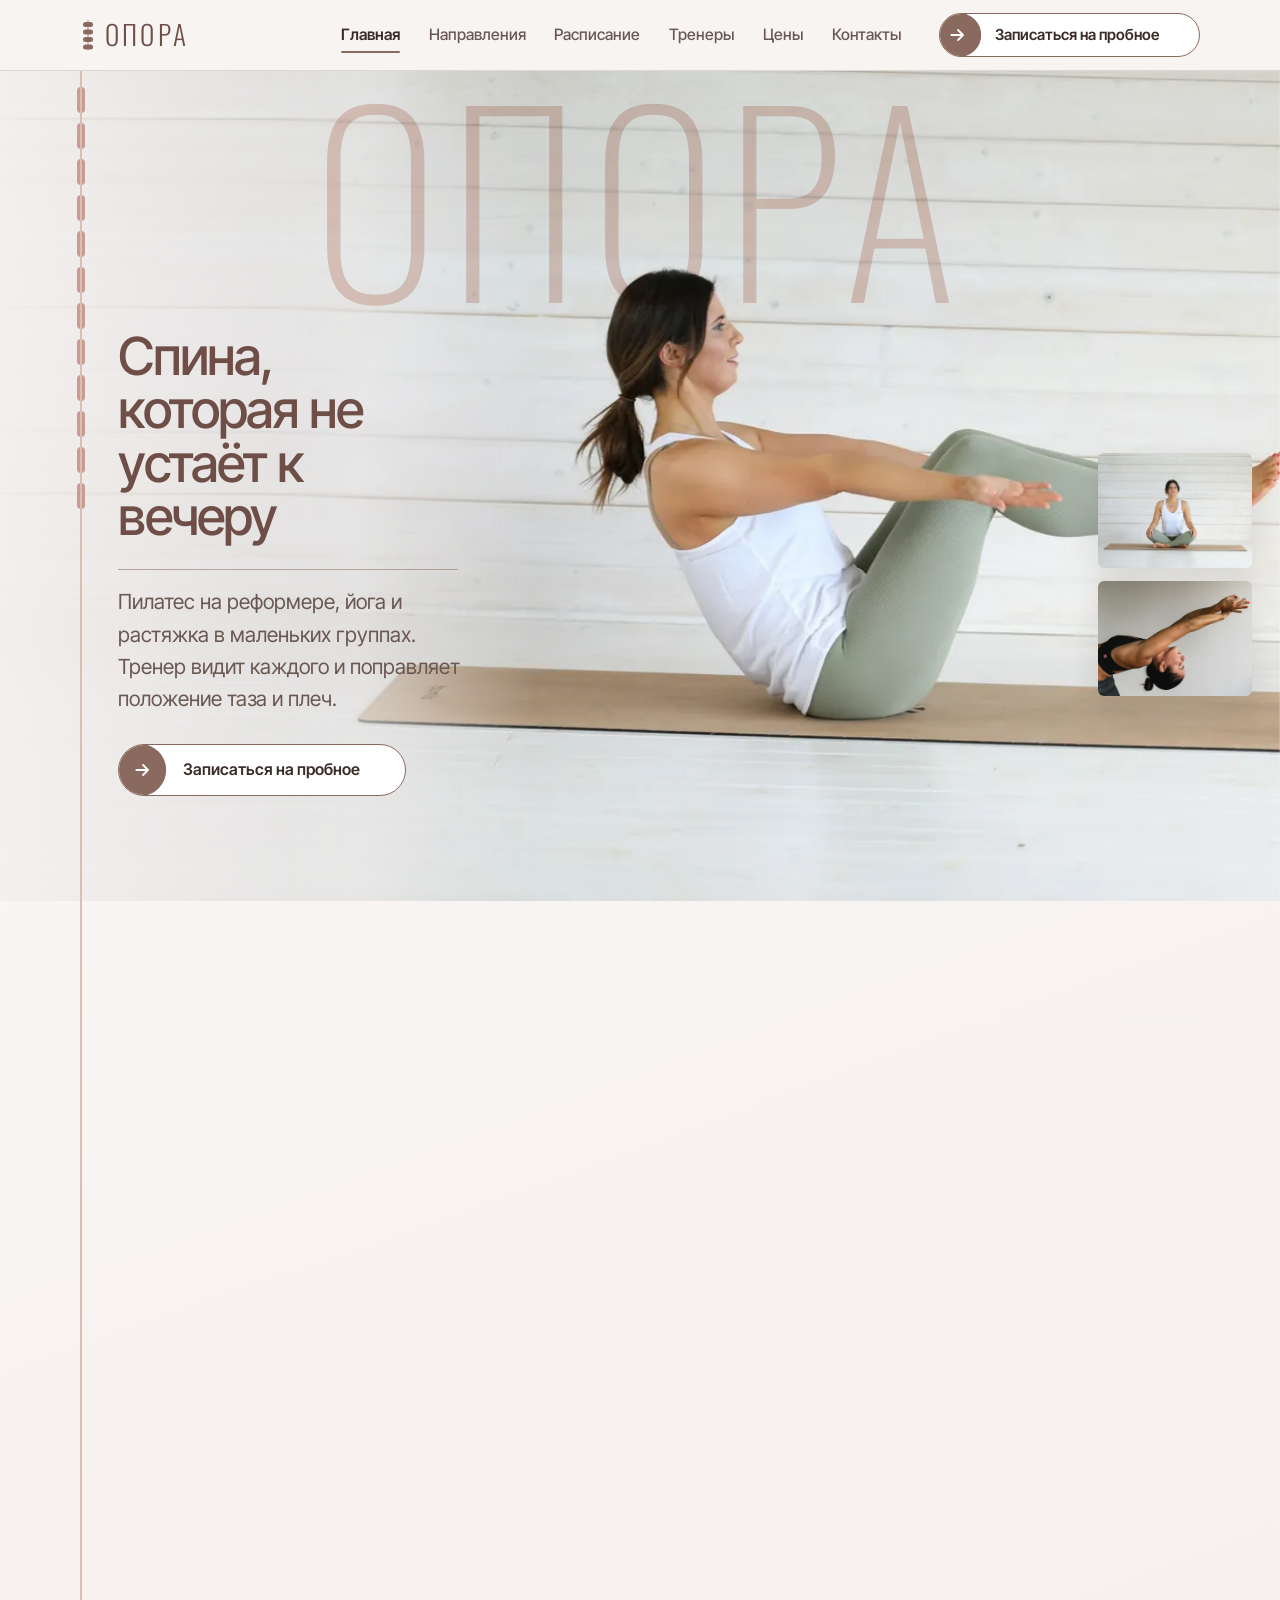
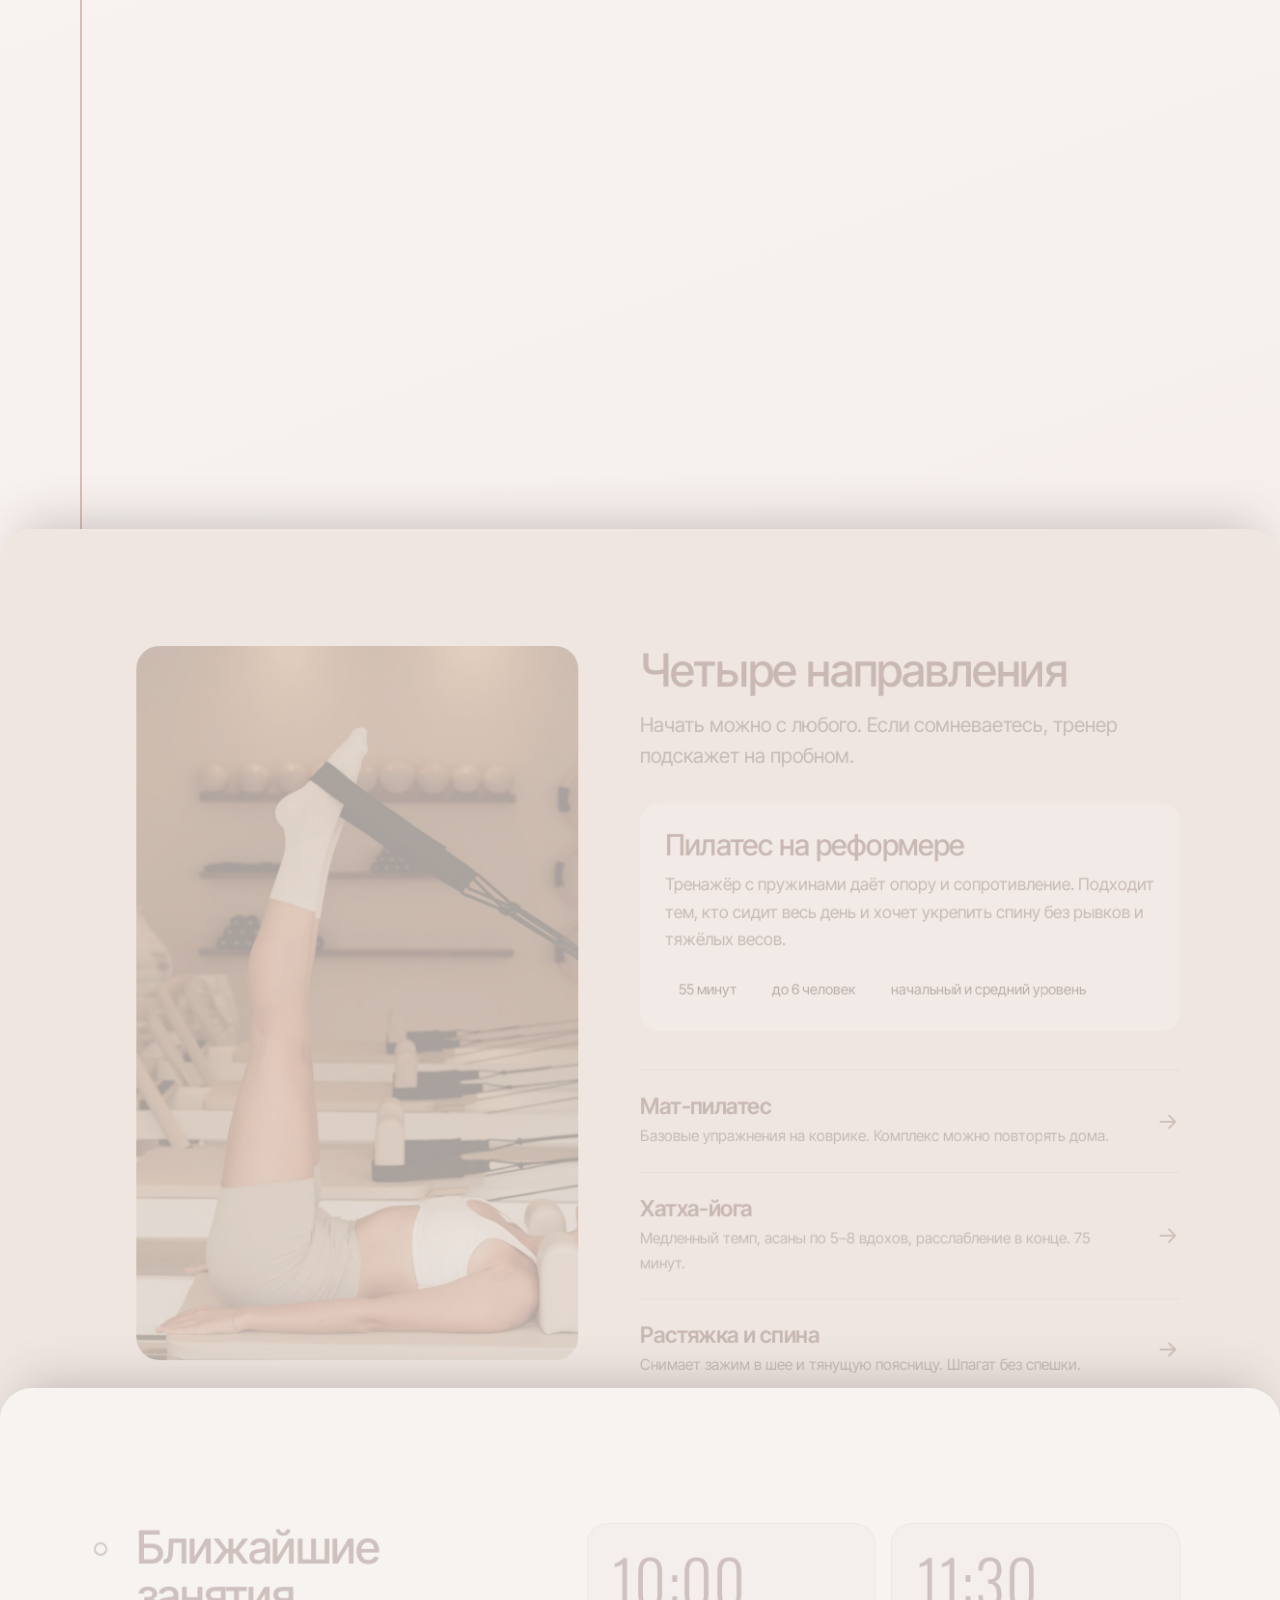
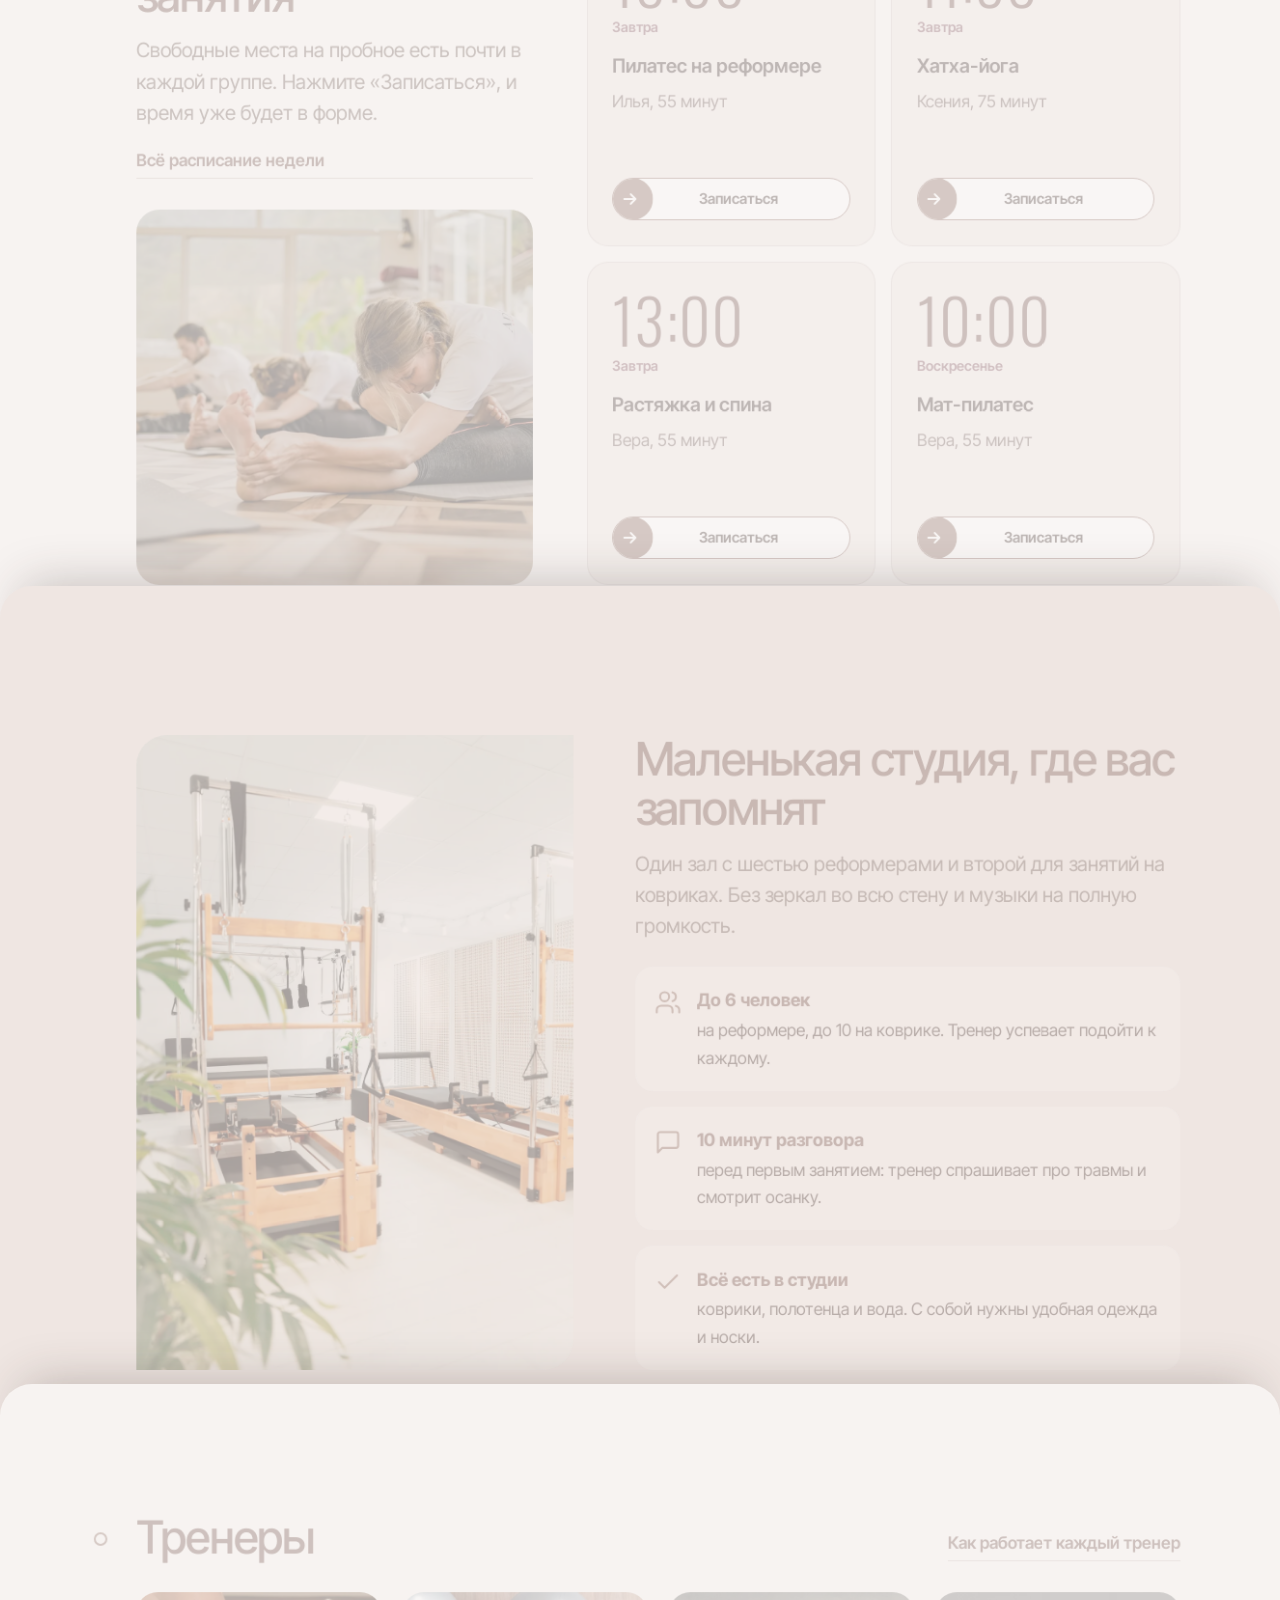
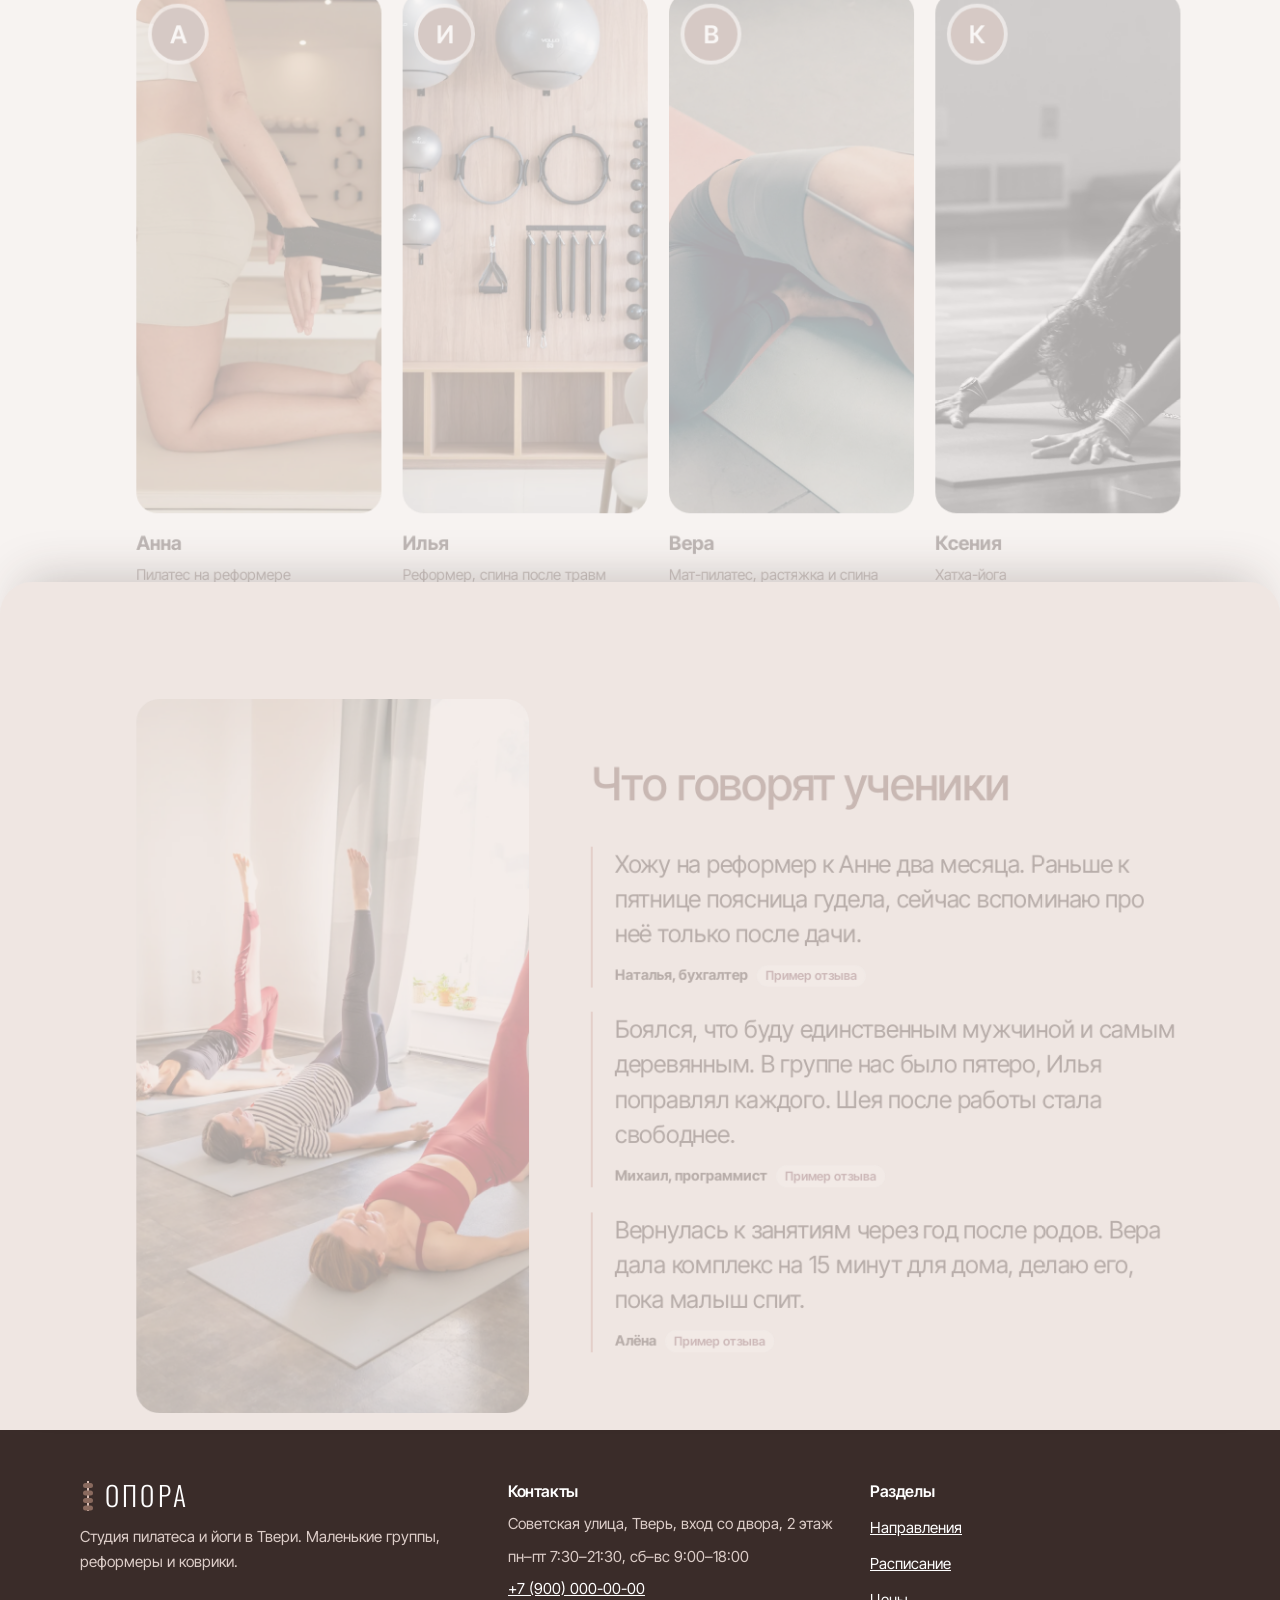
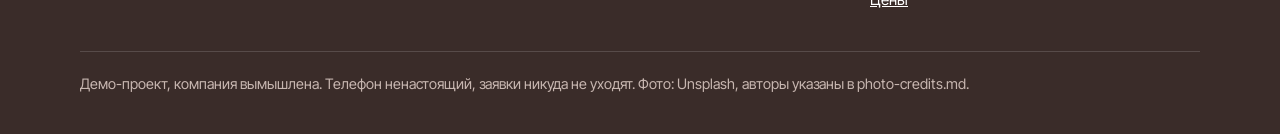
<file: opora-studio/index.html>
<!DOCTYPE html>
<html lang="ru">
<head>
<meta charset="utf-8">
<meta name="robots" content="noindex">
<meta name="viewport" content="width=device-width, initial-scale=1">
<title>«Опора», студия пилатеса и йоги в Твери</title>
<meta name="description" content="Пилатес на реформере, мат-пилатес, хатха-йога и растяжка в маленьких группах. Пробное занятие 500 ₽.">
<link rel="preconnect" href="https://fonts.googleapis.com">
<link rel="preconnect" href="https://fonts.gstatic.com" crossorigin>
<link href="https://fonts.googleapis.com/css2?family=Inter+Tight:wght@400;500;600&family=Oswald:wght@200;300&display=swap" rel="stylesheet">
<link rel="stylesheet" href="assets/css/style.css">
</head>
<body>
<svg width="0" height="0" style="position:absolute" aria-hidden="true">
  <symbol id="i-arrow" viewBox="0 0 24 24"><path d="M5 12h14M13 6l6 6-6 6"/></symbol>
  <symbol id="i-check" viewBox="0 0 24 24"><path d="M20 6 9 17l-5-5"/></symbol>
  <symbol id="i-clock" viewBox="0 0 24 24"><circle cx="12" cy="12" r="10"/><path d="M12 6v6l4 2"/></symbol>
  <symbol id="i-pin" viewBox="0 0 24 24"><path d="M20 10c0 6-8 12-8 12s-8-6-8-12a8 8 0 0 1 16 0Z"/><circle cx="12" cy="10" r="3"/></symbol>
  <symbol id="i-phone" viewBox="0 0 24 24"><path d="M22 16.92v3a2 2 0 0 1-2.18 2 19.79 19.79 0 0 1-8.63-3.07 19.5 19.5 0 0 1-6-6 19.79 19.79 0 0 1-3.07-8.67A2 2 0 0 1 4.11 2h3a2 2 0 0 1 2 1.72c.13.96.36 1.9.7 2.81a2 2 0 0 1-.45 2.11L8.09 9.91a16 16 0 0 0 6 6l1.27-1.27a2 2 0 0 1 2.11-.45c.91.34 1.85.57 2.81.7A2 2 0 0 1 22 16.92z"/></symbol>
  <symbol id="i-menu" viewBox="0 0 24 24"><path d="M4 7h16M4 12h16M4 17h16"/></symbol>
  <symbol id="i-x" viewBox="0 0 24 24"><path d="M18 6 6 18M6 6l12 12"/></symbol>
  <symbol id="i-plus" viewBox="0 0 24 24"><path d="M12 5v14M5 12h14"/></symbol>
  <symbol id="i-users" viewBox="0 0 24 24"><path d="M16 21v-2a4 4 0 0 0-4-4H6a4 4 0 0 0-4 4v2"/><circle cx="9" cy="7" r="4"/><path d="M22 21v-2a4 4 0 0 0-3-3.87M16 3.13a4 4 0 0 1 0 7.75"/></symbol>
  <symbol id="i-chat" viewBox="0 0 24 24"><path d="M21 15a2 2 0 0 1-2 2H7l-4 4V5a2 2 0 0 1 2-2h14a2 2 0 0 1 2 2z"/></symbol>
  <symbol id="i-pause" viewBox="0 0 24 24"><path d="M9 5v14M15 5v14"/></symbol>
  <symbol id="i-play" viewBox="0 0 24 24"><path d="m7 4 13 8-13 8z"/></symbol>
  <symbol id="i-door" viewBox="0 0 24 24"><path d="M13 4h3a2 2 0 0 1 2 2v14M2 20h3M13 20h9M10 12v.01M13 4.56v16.16a.5.5 0 0 1-.63.48L5 19.5V5.52a1 1 0 0 1 .76-.97l6-1.5A1 1 0 0 1 13 4.03z"/></symbol>
</svg>
<a class="skip" href="#main">Перейти к содержанию</a>
<header class="header">
  <div class="header-in">
    <a class="logo" href="index.html" aria-label="«Опора», студия пилатеса и йоги, на главную"><svg viewBox="0 0 16 30" aria-hidden="true"><rect x="7" y="0" width="2" height="30" fill="#D9BEB5"/><rect x="3" y="2" width="10" height="5" rx="2.5" fill="#8A6A5E"/><rect x="3" y="9.5" width="10" height="5" rx="2.5" fill="#8A6A5E"/><rect x="3" y="17" width="10" height="5" rx="2.5" fill="#8A6A5E"/><rect x="3" y="24.5" width="10" height="5" rx="2.5" fill="#8A6A5E"/></svg>Опора</a>
    <button class="burger" type="button" aria-expanded="false" aria-controls="site-nav" aria-label="Открыть меню"><svg class="icon" aria-hidden="true"><use href="#i-menu"/></svg></button>
    <nav class="nav" id="site-nav" aria-label="Основное меню">
      <ul>
        <li><a href="index.html" aria-current="page">Главная</a></li>
        <li><a href="classes.html">Направления</a></li>
        <li><a href="schedule.html">Расписание</a></li>
        <li><a href="trainers.html">Тренеры</a></li>
        <li><a href="prices.html">Цены</a></li>
        <li><a href="contacts.html">Контакты</a></li>
      </ul>
      <div class="nav-cta"><a class="btn" href="contacts.html#trial" data-book>Записаться на пробное</a></div>
    </nav>
    <a class="btn btn--sm" href="contacts.html#trial" data-book>Записаться на пробное</a>
  </div>
</header>
<main id="main">

  <div class="intro">
  <section class="hero" aria-labelledby="hero-h">
    <img class="hero-bg" src="images/hero-pose.webp" width="1600" height="800" fetchpriority="high"
         alt="Девушка на коврике держит лодочку: корпус ровный, ноги подняты">
    <div class="stage-flash" aria-hidden="true"></div>
    <p class="hero-word" aria-hidden="true">ОПОРА</p>
    <div class="spine-anim" aria-hidden="true" style="left:calc(var(--spine-x) - 5px)"></div>
    <div class="wrap hero-in">
      <h1 id="hero-h">Спина, которая не устаёт к вечеру</h1>
      <span class="hero-rule" aria-hidden="true"></span>
      <p class="lead">Пилатес на реформере, йога и растяжка в маленьких группах. Тренер видит каждого и поправляет положение таза и плеч.</p>
      <div class="hero-cta"><a class="btn" href="contacts.html#trial" data-book>Записаться на пробное</a></div>
    </div>
    <div class="hero-side">
      <img src="images/side-meditate.webp" width="1400" height="933" alt="Девушка сидит на коврике со скрещёнными ногами и ровной спиной" loading="eager">
      <img src="images/side-stretch.webp" width="1400" height="1120" alt="Девушка тянет руки вперёд в глубоком наклоне у светлой стены" loading="eager">
    </div>
    <div class="chapter" aria-labelledby="ch-h">
      <video class="chapter-video" muted loop playsinline preload="metadata" poster="images/hero-studio-poster.webp" aria-hidden="true">
        <source src="media/hero-studio.mp4" type="video/mp4">
      </video>
      <div class="chapter-veil" aria-hidden="true"></div>
      <p class="chapter-ghost" aria-hidden="true">6</p>
      <div class="wrap chapter-in">
        <h2 class="chapter-title" id="ch-h"><span>Ровная</span><span>спина начинается</span><span>с опоры</span></h2>
        <p>На реформере до 6 человек, на коврике до 10. Тренер успевает подойти к каждому и поправить таз и плечи.</p>
        <a class="link" href="classes.html">Все направления</a>
      </div>
      <button class="video-toggle" type="button" aria-label="Остановить видео"><svg class="icon" aria-hidden="true"><use href="#i-pause"/></svg></button>
    </div>
  </section>
  </div>

  <section class="section section--tint slide scene scene-card" aria-labelledby="dir-h">
    <div class="wrap scene-inner dir-slide">
      <div class="dir-photo"><img src="images/reformer-legs.webp" width="1131" height="1600" alt="Девушка лежит на реформере и вытягивает ногу в петле вверх" loading="lazy"></div>
      <div class="dir-body">
        <h2 id="dir-h">Четыре направления</h2>
        <p class="lead">Начать можно с любого. Если сомневаетесь, тренер подскажет на пробном.</p>
        <a class="dir-main" href="classes.html#reformer">
          <h3>Пилатес на реформере</h3>
          <p>Тренажёр с пружинами даёт опору и сопротивление. Подходит тем, кто сидит весь день и хочет укрепить спину без рывков и тяжёлых весов.</p>
          <ul class="facts"><li>55 минут</li><li>до 6 человек</li><li>начальный и средний уровень</li></ul>
        </a>
        <ul class="dir-list">
          <li><a href="classes.html#mat"><h3>Мат-пилатес</h3><p>Базовые упражнения на коврике. Комплекс можно повторять дома.</p><svg class="icon" aria-hidden="true"><use href="#i-arrow"/></svg></a></li>
          <li><a href="classes.html#hatha"><h3>Хатха-йога</h3><p>Медленный темп, асаны по 5–8 вдохов, расслабление в конце. 75 минут.</p><svg class="icon" aria-hidden="true"><use href="#i-arrow"/></svg></a></li>
          <li><a href="classes.html#stretch"><h3>Растяжка и спина</h3><p>Снимает зажим в шее и тянущую поясницу. Шпагат без спешки.</p><svg class="icon" aria-hidden="true"><use href="#i-arrow"/></svg></a></li>
        </ul>
      </div>
    </div>
  </section>

  <section class="section slide scene scene-card" aria-labelledby="up-h">
    <div class="wrap scene-inner up-slide">
      <div class="up-head">
        <h2 class="v" id="up-h">Ближайшие занятия</h2>
        <p class="lead">Свободные места на пробное есть почти в каждой группе. Нажмите «Записаться», и время уже будет в форме.</p>
        <a class="link" href="schedule.html">Всё расписание недели</a>
        <div class="up-photo"><img src="images/group-stretch.webp" width="1600" height="1068" alt="Группа делает наклон к прямым ногам на ковриках у большого окна" loading="lazy"></div>
      </div>
      <ul class="upcoming" id="upcoming"><li class="up-card"><time>08:00</time><span class="up-day">Понедельник</span><b>Пилатес на реформере</b><span class="muted">Анна, 55 минут</span></li></ul>
    </div>
  </section>

  <section class="section section--tint slide scene scene-card" aria-labelledby="about-h">
    <div class="wrap scene-inner about">
      <img src="images/hall-reformers.webp" width="1067" height="1600" alt="Светлый зал с деревянными реформерами и растением у окна" loading="lazy">
      <div>
        <h2 id="about-h">Маленькая студия, где вас запомнят</h2>
        <p class="lead">Один зал с шестью реформерами и второй для занятий на ковриках. Без зеркал во всю стену и музыки на полную громкость.</p>
        <ul class="about-points">
          <li><svg class="icon" aria-hidden="true"><use href="#i-users"/></svg><span><b>До 6 человек</b>на реформере, до 10 на коврике. Тренер успевает подойти к каждому.</span></li>
          <li><svg class="icon" aria-hidden="true"><use href="#i-chat"/></svg><span><b>10 минут разговора</b>перед первым занятием: тренер спрашивает про травмы и смотрит осанку.</span></li>
          <li><svg class="icon" aria-hidden="true"><use href="#i-check"/></svg><span><b>Всё есть в студии</b>коврики, полотенца и вода. С собой нужны удобная одежда и носки.</span></li>
        </ul>
      </div>
    </div>
  </section>

  <section class="section slide scene scene-card" aria-labelledby="team-h">
    <div class="wrap scene-inner">
      <div class="team-head">
        <h2 class="v" id="team-h">Тренеры</h2>
        <a class="link" href="trainers.html">Как работает каждый тренер</a>
      </div>
      <ul class="team-cards">
        <li><img src="images/reformer-detail.webp" width="1131" height="1600" alt="Упражнение на реформере: колени на каретке, рука в петле" loading="lazy"><span class="initial" aria-hidden="true">А</span><b>Анна</b><span>Пилатес на реформере</span></li>
        <li><img src="images/equipment-wall.webp" width="1067" height="1600" alt="Стена с мячами, кольцами для пилатеса и эспандерами" loading="lazy"><span class="initial" aria-hidden="true">И</span><b>Илья</b><span>Реформер, спина после травм</span></li>
        <li><img src="images/stretch-back.webp" width="1068" height="1600" alt="Девушка на коврике мягко прогибается назад, вид со спины" loading="lazy"><span class="initial" aria-hidden="true">В</span><b>Вера</b><span>Мат-пилатес, растяжка и спина</span></li>
        <li><img src="images/hatha-yoga.webp" width="1600" height="1066" alt="Поза собаки мордой вниз на коврике, чёрно-белое фото" loading="lazy"><span class="initial" aria-hidden="true">К</span><b>Ксения</b><span>Хатха-йога</span></li>
      </ul>
    </div>
  </section>

  <section class="section section--tint slide scene scene-card" aria-labelledby="rev-h">
    <div class="wrap scene-inner rev-slide">
      <div class="rev-photo"><img src="images/mat-pilates.webp" width="1200" height="1600" alt="Три женщины лежат на ковриках и поднимают прямую ногу вверх" loading="lazy"></div>
      <div>
        <h2 id="rev-h">Что говорят ученики</h2>
        <div class="quotes">
        <figure class="quote"><blockquote><p>Хожу на реформер к Анне два месяца. Раньше к пятнице поясница гудела, сейчас вспоминаю про неё только после дачи.</p></blockquote>
          <figcaption><b>Наталья, бухгалтер</b><span class="tag-example">Пример отзыва</span></figcaption></figure>
        <figure class="quote"><blockquote><p>Боялся, что буду единственным мужчиной и самым деревянным. В группе нас было пятеро, Илья поправлял каждого. Шея после работы стала свободнее.</p></blockquote>
          <figcaption><b>Михаил, программист</b><span class="tag-example">Пример отзыва</span></figcaption></figure>
        <figure class="quote"><blockquote><p>Вернулась к занятиям через год после родов. Вера дала комплекс на 15 минут для дома, делаю его, пока малыш спит.</p></blockquote>
          <figcaption><b>Алёна</b><span class="tag-example">Пример отзыва</span></figcaption></figure>
      </div>
      </div>
    </div>
  </section>
</main>
<footer class="footer">
  <div class="footer-in">
    <div>
      <a class="logo" href="index.html"><svg viewBox="0 0 16 30" aria-hidden="true"><rect x="7" y="0" width="2" height="30" fill="#D9BEB5"/><rect x="3" y="2" width="10" height="5" rx="2.5" fill="#8A6A5E"/><rect x="3" y="9.5" width="10" height="5" rx="2.5" fill="#8A6A5E"/><rect x="3" y="17" width="10" height="5" rx="2.5" fill="#8A6A5E"/><rect x="3" y="24.5" width="10" height="5" rx="2.5" fill="#8A6A5E"/></svg>Опора</a>
      <p style="margin-top:.8rem">Студия пилатеса и йоги в Твери. Маленькие группы, реформеры и коврики.</p>
    </div>
    <div>
      <h2>Контакты</h2>
      <ul>
        <li>Советская улица, Тверь, вход со двора, 2 этаж</li>
        <li>пн–пт 7:30–21:30, сб–вс 9:00–18:00</li>
        <li><a href="tel:+79000000000">+7 (900) 000-00-00</a></li>
      </ul>
    </div>
    <div>
      <h2>Разделы</h2>
      <ul class="sib">
        <li><a href="classes.html">Направления</a></li>
        <li><a href="schedule.html">Расписание</a></li>
        <li><a href="prices.html">Цены</a></li>
      </ul>
    </div>
    <p class="demo-note">Демо-проект, компания вымышлена. Телефон ненастоящий, заявки никуда не уходят. Фото: Unsplash, авторы указаны в photo-credits.md.</p>
  </div>
</footer>
<div class="mbar" aria-label="Быстрая запись">
  <a class="mbar-call" href="tel:+79000000000" aria-label="Позвонить: +7 (900) 000-00-00"><svg class="icon" aria-hidden="true"><use href="#i-phone"/></svg></a>
  <a class="btn btn--sm" href="contacts.html#trial" data-book>Записаться на пробное</a>
</div>
<script src="assets/js/main.js"></script>
</body>
</html>
</file>
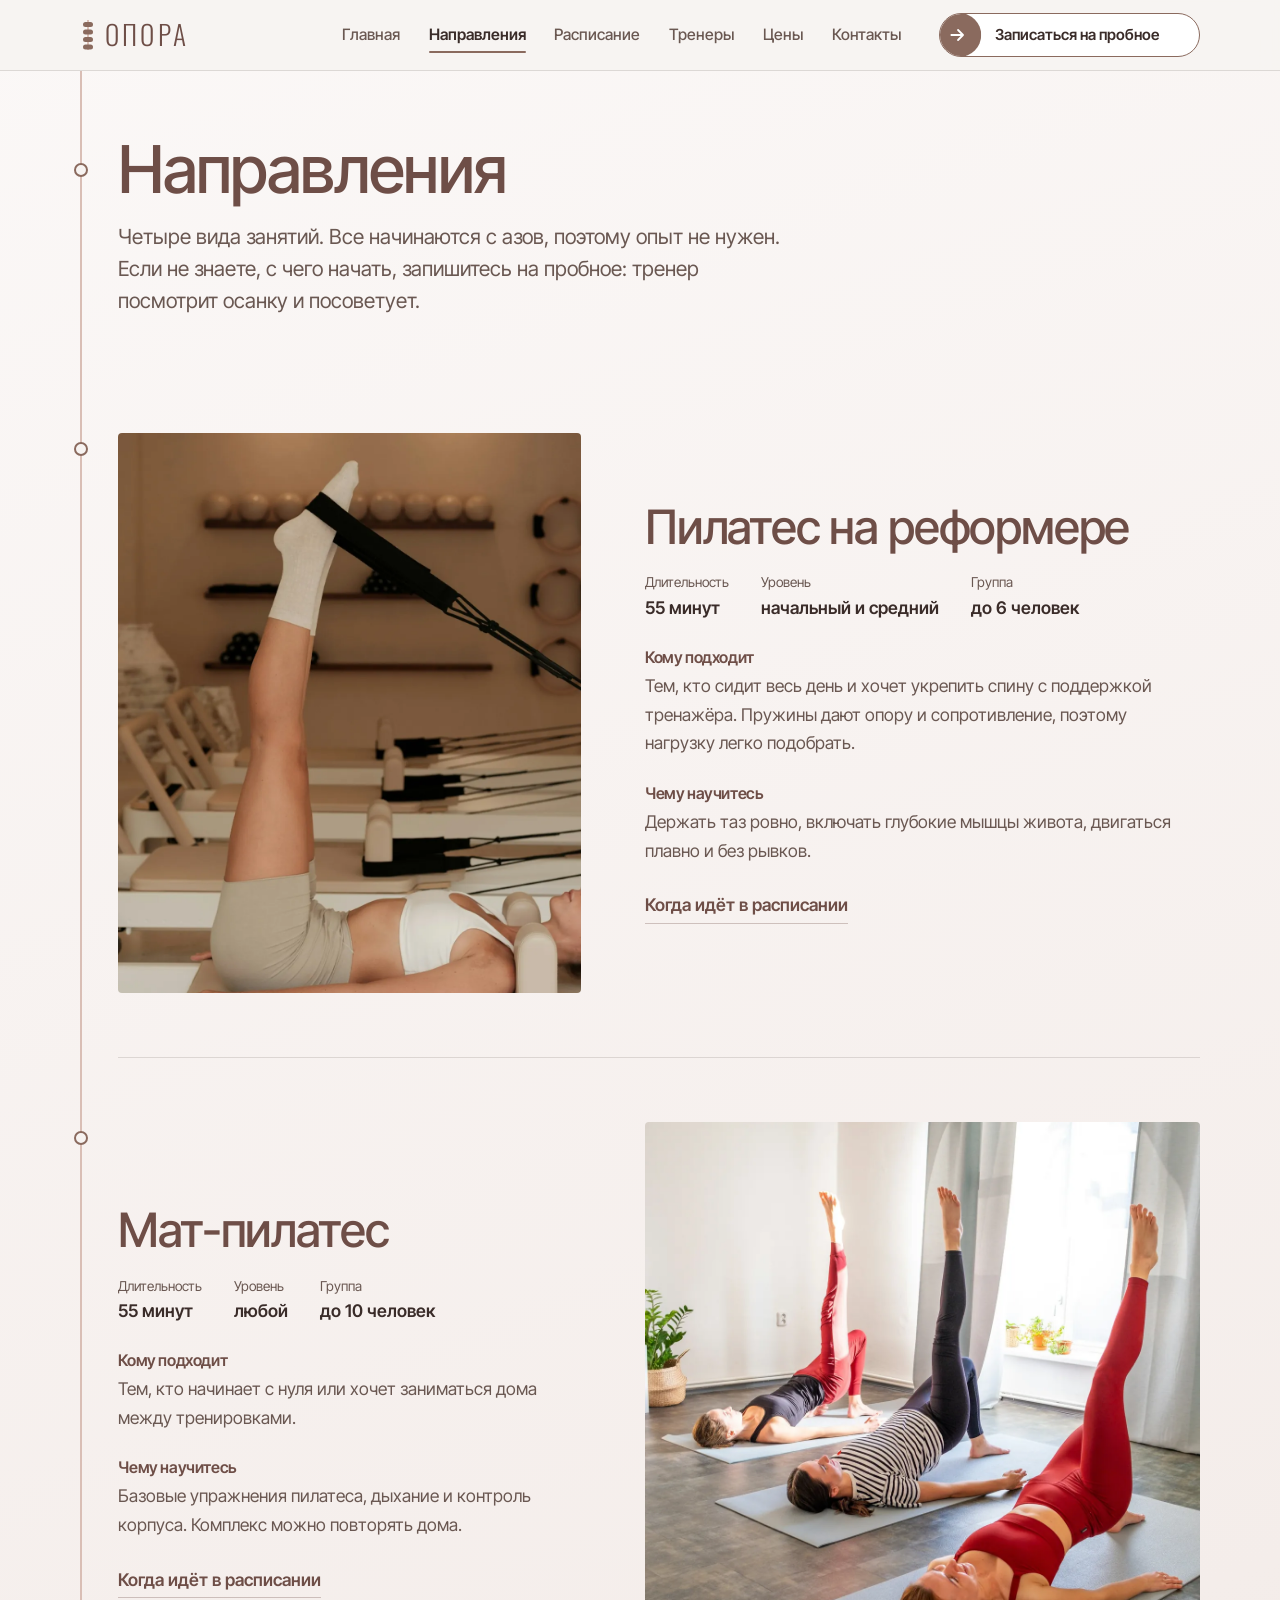
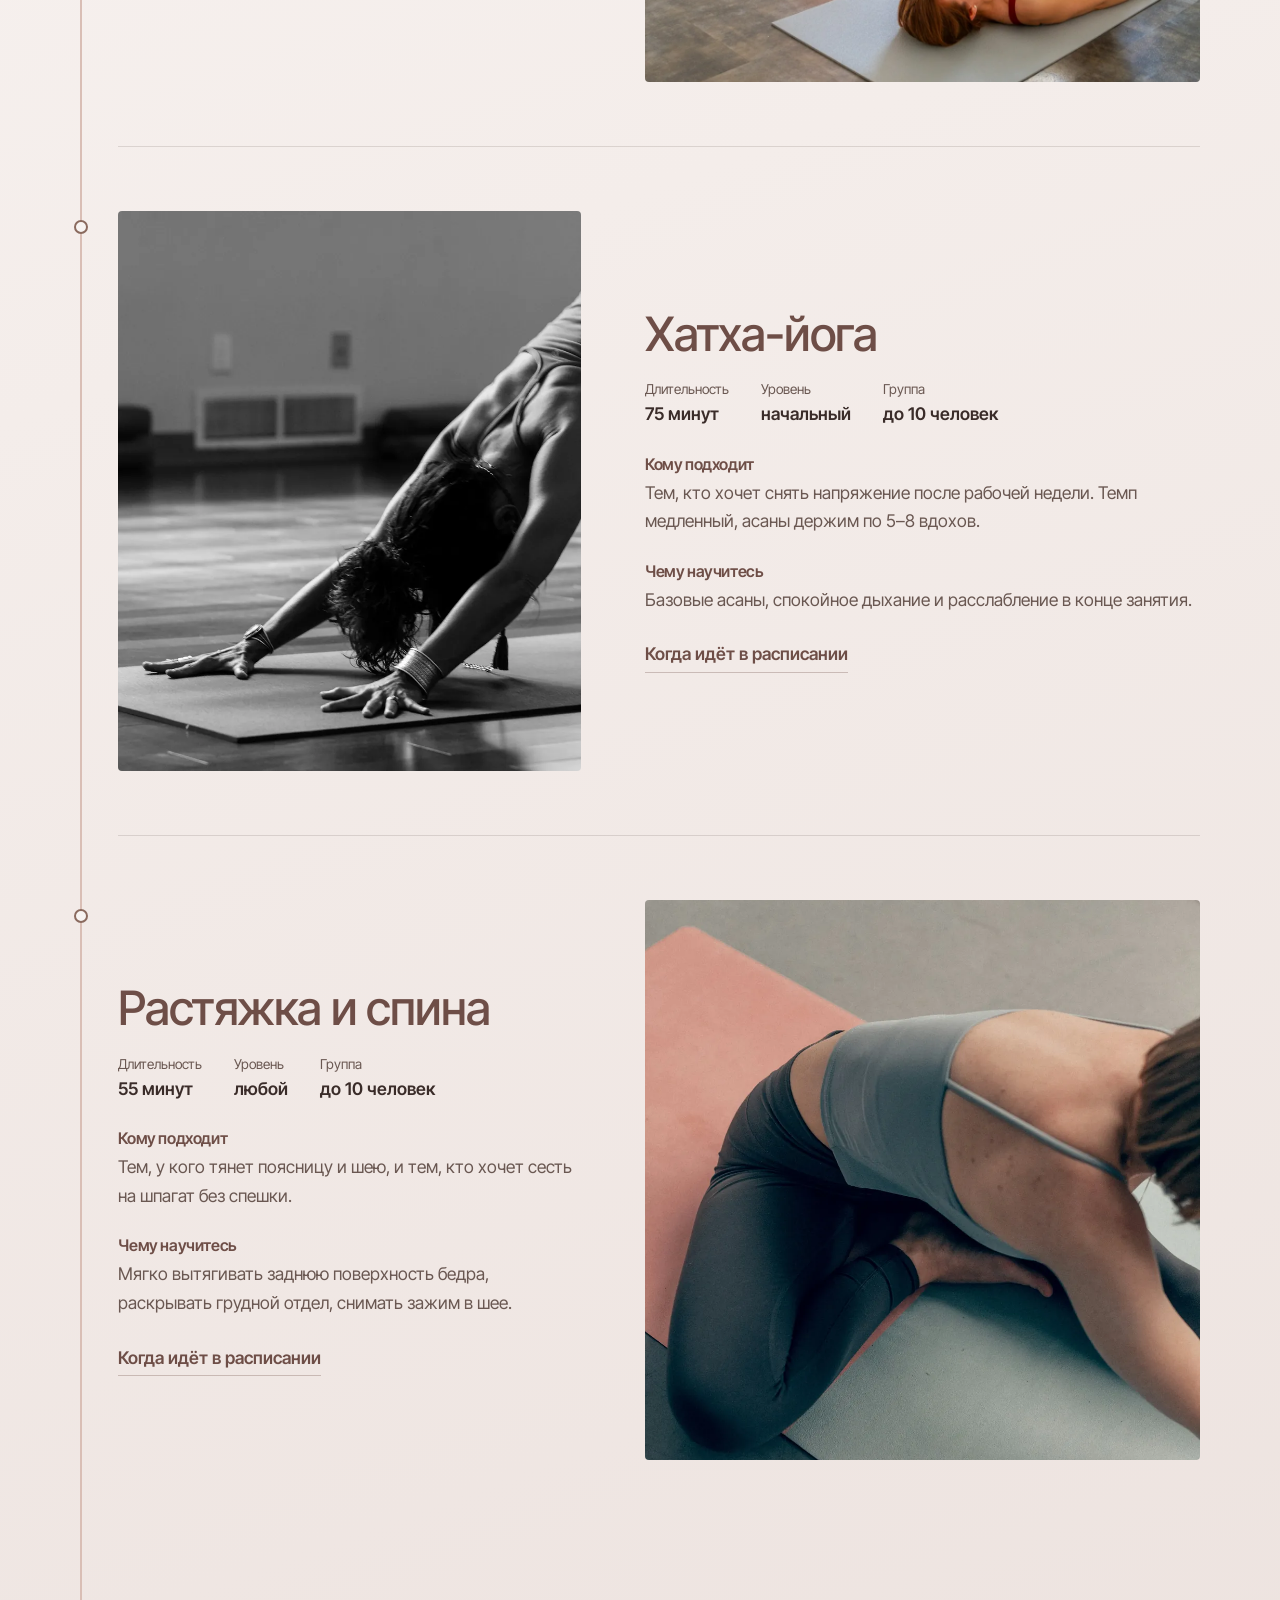
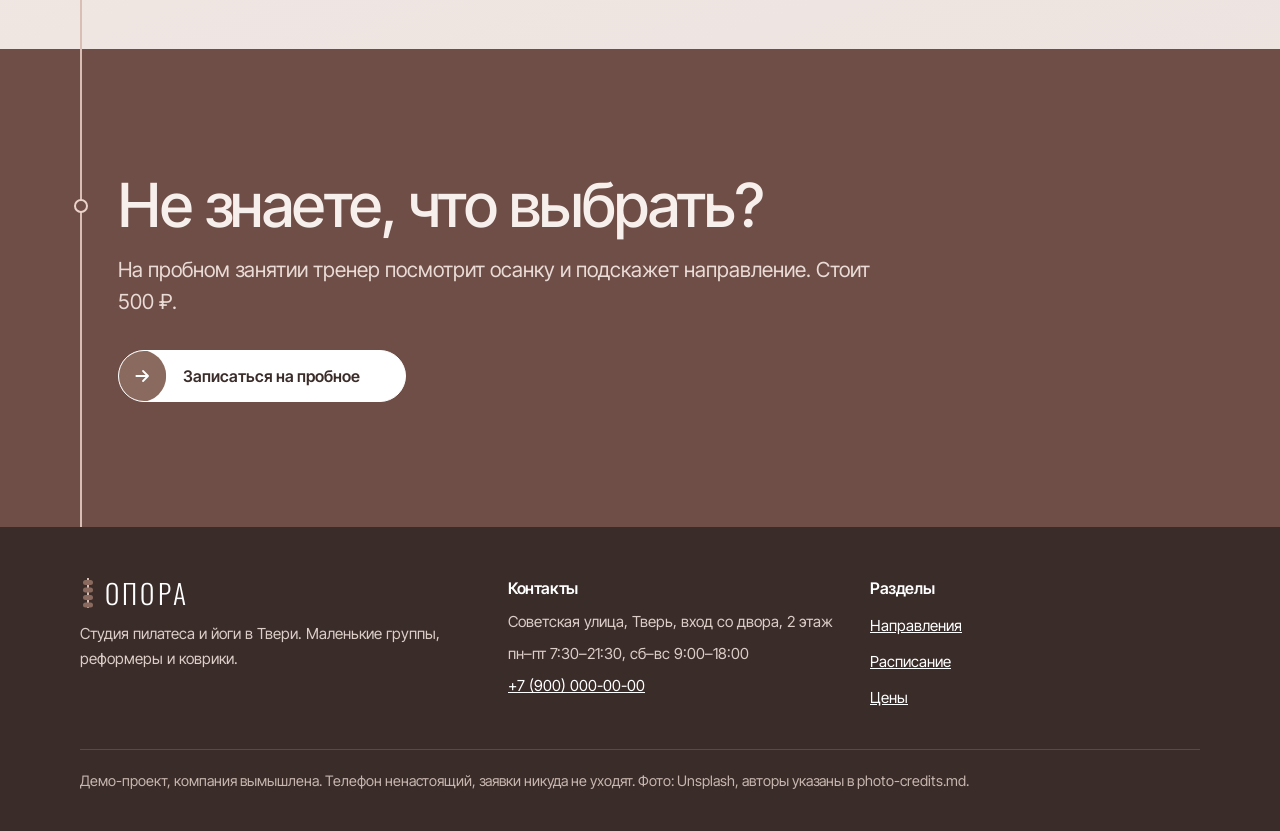
<file: opora-studio/classes.html>
<!DOCTYPE html>
<html lang="ru">
<head>
<meta charset="utf-8">
<meta name="robots" content="noindex">
<meta name="viewport" content="width=device-width, initial-scale=1">
<title>Направления: пилатес, йога, растяжка | «Опора», Тверь</title>
<meta name="description" content="Пилатес на реформере, мат-пилатес, хатха-йога и растяжка: кому подходит, сколько длится, чему научитесь.">
<link rel="preconnect" href="https://fonts.googleapis.com">
<link rel="preconnect" href="https://fonts.gstatic.com" crossorigin>
<link href="https://fonts.googleapis.com/css2?family=Inter+Tight:wght@400;500;600&family=Oswald:wght@200;300&display=swap" rel="stylesheet">
<link rel="stylesheet" href="assets/css/style.css">
</head>
<body>
<svg width="0" height="0" style="position:absolute" aria-hidden="true">
  <symbol id="i-arrow" viewBox="0 0 24 24"><path d="M5 12h14M13 6l6 6-6 6"/></symbol>
  <symbol id="i-check" viewBox="0 0 24 24"><path d="M20 6 9 17l-5-5"/></symbol>
  <symbol id="i-clock" viewBox="0 0 24 24"><circle cx="12" cy="12" r="10"/><path d="M12 6v6l4 2"/></symbol>
  <symbol id="i-pin" viewBox="0 0 24 24"><path d="M20 10c0 6-8 12-8 12s-8-6-8-12a8 8 0 0 1 16 0Z"/><circle cx="12" cy="10" r="3"/></symbol>
  <symbol id="i-phone" viewBox="0 0 24 24"><path d="M22 16.92v3a2 2 0 0 1-2.18 2 19.79 19.79 0 0 1-8.63-3.07 19.5 19.5 0 0 1-6-6 19.79 19.79 0 0 1-3.07-8.67A2 2 0 0 1 4.11 2h3a2 2 0 0 1 2 1.72c.13.96.36 1.9.7 2.81a2 2 0 0 1-.45 2.11L8.09 9.91a16 16 0 0 0 6 6l1.27-1.27a2 2 0 0 1 2.11-.45c.91.34 1.85.57 2.81.7A2 2 0 0 1 22 16.92z"/></symbol>
  <symbol id="i-menu" viewBox="0 0 24 24"><path d="M4 7h16M4 12h16M4 17h16"/></symbol>
  <symbol id="i-x" viewBox="0 0 24 24"><path d="M18 6 6 18M6 6l12 12"/></symbol>
  <symbol id="i-plus" viewBox="0 0 24 24"><path d="M12 5v14M5 12h14"/></symbol>
  <symbol id="i-users" viewBox="0 0 24 24"><path d="M16 21v-2a4 4 0 0 0-4-4H6a4 4 0 0 0-4 4v2"/><circle cx="9" cy="7" r="4"/><path d="M22 21v-2a4 4 0 0 0-3-3.87M16 3.13a4 4 0 0 1 0 7.75"/></symbol>
  <symbol id="i-chat" viewBox="0 0 24 24"><path d="M21 15a2 2 0 0 1-2 2H7l-4 4V5a2 2 0 0 1 2-2h14a2 2 0 0 1 2 2z"/></symbol>
  <symbol id="i-pause" viewBox="0 0 24 24"><path d="M9 5v14M15 5v14"/></symbol>
  <symbol id="i-play" viewBox="0 0 24 24"><path d="m7 4 13 8-13 8z"/></symbol>
  <symbol id="i-door" viewBox="0 0 24 24"><path d="M13 4h3a2 2 0 0 1 2 2v14M2 20h3M13 20h9M10 12v.01M13 4.56v16.16a.5.5 0 0 1-.63.48L5 19.5V5.52a1 1 0 0 1 .76-.97l6-1.5A1 1 0 0 1 13 4.03z"/></symbol>
</svg>
<a class="skip" href="#main">Перейти к содержанию</a>
<header class="header">
  <div class="header-in">
    <a class="logo" href="index.html" aria-label="«Опора», студия пилатеса и йоги, на главную"><svg viewBox="0 0 16 30" aria-hidden="true"><rect x="7" y="0" width="2" height="30" fill="#D9BEB5"/><rect x="3" y="2" width="10" height="5" rx="2.5" fill="#8A6A5E"/><rect x="3" y="9.5" width="10" height="5" rx="2.5" fill="#8A6A5E"/><rect x="3" y="17" width="10" height="5" rx="2.5" fill="#8A6A5E"/><rect x="3" y="24.5" width="10" height="5" rx="2.5" fill="#8A6A5E"/></svg>Опора</a>
    <button class="burger" type="button" aria-expanded="false" aria-controls="site-nav" aria-label="Открыть меню"><svg class="icon" aria-hidden="true"><use href="#i-menu"/></svg></button>
    <nav class="nav" id="site-nav" aria-label="Основное меню">
      <ul>
        <li><a href="index.html">Главная</a></li>
        <li><a href="classes.html" aria-current="page">Направления</a></li>
        <li><a href="schedule.html">Расписание</a></li>
        <li><a href="trainers.html">Тренеры</a></li>
        <li><a href="prices.html">Цены</a></li>
        <li><a href="contacts.html">Контакты</a></li>
      </ul>
      <div class="nav-cta"><a class="btn" href="contacts.html#trial" data-book>Записаться на пробное</a></div>
    </nav>
    <a class="btn btn--sm" href="contacts.html#trial" data-book>Записаться на пробное</a>
  </div>
</header>
<main id="main">

  <section class="page-head">
    <div class="wrap">
      <h1 class="v">Направления</h1>
      <p class="lead">Четыре вида занятий. Все начинаются с азов, поэтому опыт не нужен. Если не знаете, с чего начать, запишитесь на пробное: тренер посмотрит осанку и посоветует.</p>
    </div>
  </section>
  <section class="section" style="padding-top:0">
    <div class="wrap">
      <article class="cls" id="reformer" aria-labelledby="reformer-h">
        <div class="cls-photo"><img src="images/reformer-legs.webp" width="1131" height="1600" alt="Девушка на реформере вытягивает ногу в петле" loading="lazy"></div>
        <div>
          <h2 id="reformer-h">Пилатес на реформере</h2>
          <dl><div><dt>Длительность</dt><dd>55 минут</dd></div><div><dt>Уровень</dt><dd>начальный и средний</dd></div><div><dt>Группа</dt><dd>до 6 человек</dd></div></dl>
          <h3>Кому подходит</h3><p class="muted">Тем, кто сидит весь день и хочет укрепить спину с поддержкой тренажёра. Пружины дают опору и сопротивление, поэтому нагрузку легко подобрать.</p>
          <h3>Чему научитесь</h3><p class="muted">Держать таз ровно, включать глубокие мышцы живота, двигаться плавно и без рывков.</p>
          <a class="link" href="schedule.html?направление=реформер">Когда идёт в расписании</a>
        </div>
      </article>
      <article class="cls" id="mat" aria-labelledby="mat-h">
        <div class="cls-photo"><img src="images/mat-pilates.webp" width="1200" height="1600" alt="Три женщины лежат на ковриках и поднимают прямую ногу вверх" loading="lazy"></div>
        <div>
          <h2 id="mat-h">Мат-пилатес</h2>
          <dl><div><dt>Длительность</dt><dd>55 минут</dd></div><div><dt>Уровень</dt><dd>любой</dd></div><div><dt>Группа</dt><dd>до 10 человек</dd></div></dl>
          <h3>Кому подходит</h3><p class="muted">Тем, кто начинает с нуля или хочет заниматься дома между тренировками.</p>
          <h3>Чему научитесь</h3><p class="muted">Базовые упражнения пилатеса, дыхание и контроль корпуса. Комплекс можно повторять дома.</p>
          <a class="link" href="schedule.html?направление=мат">Когда идёт в расписании</a>
        </div>
      </article>
      <article class="cls" id="hatha" aria-labelledby="hatha-h">
        <div class="cls-photo"><img src="images/hatha-yoga.webp" width="1600" height="1066" alt="Человек в позе собаки мордой вниз на коврике, чёрно-белое фото" loading="lazy"></div>
        <div>
          <h2 id="hatha-h">Хатха-йога</h2>
          <dl><div><dt>Длительность</dt><dd>75 минут</dd></div><div><dt>Уровень</dt><dd>начальный</dd></div><div><dt>Группа</dt><dd>до 10 человек</dd></div></dl>
          <h3>Кому подходит</h3><p class="muted">Тем, кто хочет снять напряжение после рабочей недели. Темп медленный, асаны держим по 5–8 вдохов.</p>
          <h3>Чему научитесь</h3><p class="muted">Базовые асаны, спокойное дыхание и расслабление в конце занятия.</p>
          <a class="link" href="schedule.html?направление=хатха">Когда идёт в расписании</a>
        </div>
      </article>
      <article class="cls" id="stretch" aria-labelledby="stretch-h">
        <div class="cls-photo"><img src="images/stretch-back.webp" width="1068" height="1600" alt="Девушка сидит на коврике и мягко прогибается назад, вид со спины" loading="lazy"></div>
        <div>
          <h2 id="stretch-h">Растяжка и спина</h2>
          <dl><div><dt>Длительность</dt><dd>55 минут</dd></div><div><dt>Уровень</dt><dd>любой</dd></div><div><dt>Группа</dt><dd>до 10 человек</dd></div></dl>
          <h3>Кому подходит</h3><p class="muted">Тем, у кого тянет поясницу и шею, и тем, кто хочет сесть на шпагат без спешки.</p>
          <h3>Чему научитесь</h3><p class="muted">Мягко вытягивать заднюю поверхность бедра, раскрывать грудной отдел, снимать зажим в шее.</p>
          <a class="link" href="schedule.html?направление=растяжка">Когда идёт в расписании</a>
        </div>
      </article>
    </div>
  </section>
  <section class="section final" aria-labelledby="final-h">
    <div class="wrap final-in">
      <div><h2 class="v" id="final-h">Не знаете, что выбрать?</h2><p class="lead">На пробном занятии тренер посмотрит осанку и подскажет направление. Стоит 500 ₽.</p></div>
      <a class="btn" href="contacts.html#trial" data-book>Записаться на пробное</a>
    </div>
  </section>
</main>
<footer class="footer">
  <div class="footer-in">
    <div>
      <a class="logo" href="index.html"><svg viewBox="0 0 16 30" aria-hidden="true"><rect x="7" y="0" width="2" height="30" fill="#D9BEB5"/><rect x="3" y="2" width="10" height="5" rx="2.5" fill="#8A6A5E"/><rect x="3" y="9.5" width="10" height="5" rx="2.5" fill="#8A6A5E"/><rect x="3" y="17" width="10" height="5" rx="2.5" fill="#8A6A5E"/><rect x="3" y="24.5" width="10" height="5" rx="2.5" fill="#8A6A5E"/></svg>Опора</a>
      <p style="margin-top:.8rem">Студия пилатеса и йоги в Твери. Маленькие группы, реформеры и коврики.</p>
    </div>
    <div>
      <h2>Контакты</h2>
      <ul>
        <li>Советская улица, Тверь, вход со двора, 2 этаж</li>
        <li>пн–пт 7:30–21:30, сб–вс 9:00–18:00</li>
        <li><a href="tel:+79000000000">+7 (900) 000-00-00</a></li>
      </ul>
    </div>
    <div>
      <h2>Разделы</h2>
      <ul class="sib">
        <li><a href="classes.html">Направления</a></li>
        <li><a href="schedule.html">Расписание</a></li>
        <li><a href="prices.html">Цены</a></li>
      </ul>
    </div>
    <p class="demo-note">Демо-проект, компания вымышлена. Телефон ненастоящий, заявки никуда не уходят. Фото: Unsplash, авторы указаны в photo-credits.md.</p>
  </div>
</footer>
<div class="mbar" aria-label="Быстрая запись">
  <a class="mbar-call" href="tel:+79000000000" aria-label="Позвонить: +7 (900) 000-00-00"><svg class="icon" aria-hidden="true"><use href="#i-phone"/></svg></a>
  <a class="btn btn--sm" href="contacts.html#trial" data-book>Записаться на пробное</a>
</div>
<script src="assets/js/main.js"></script>
</body>
</html>
</file>
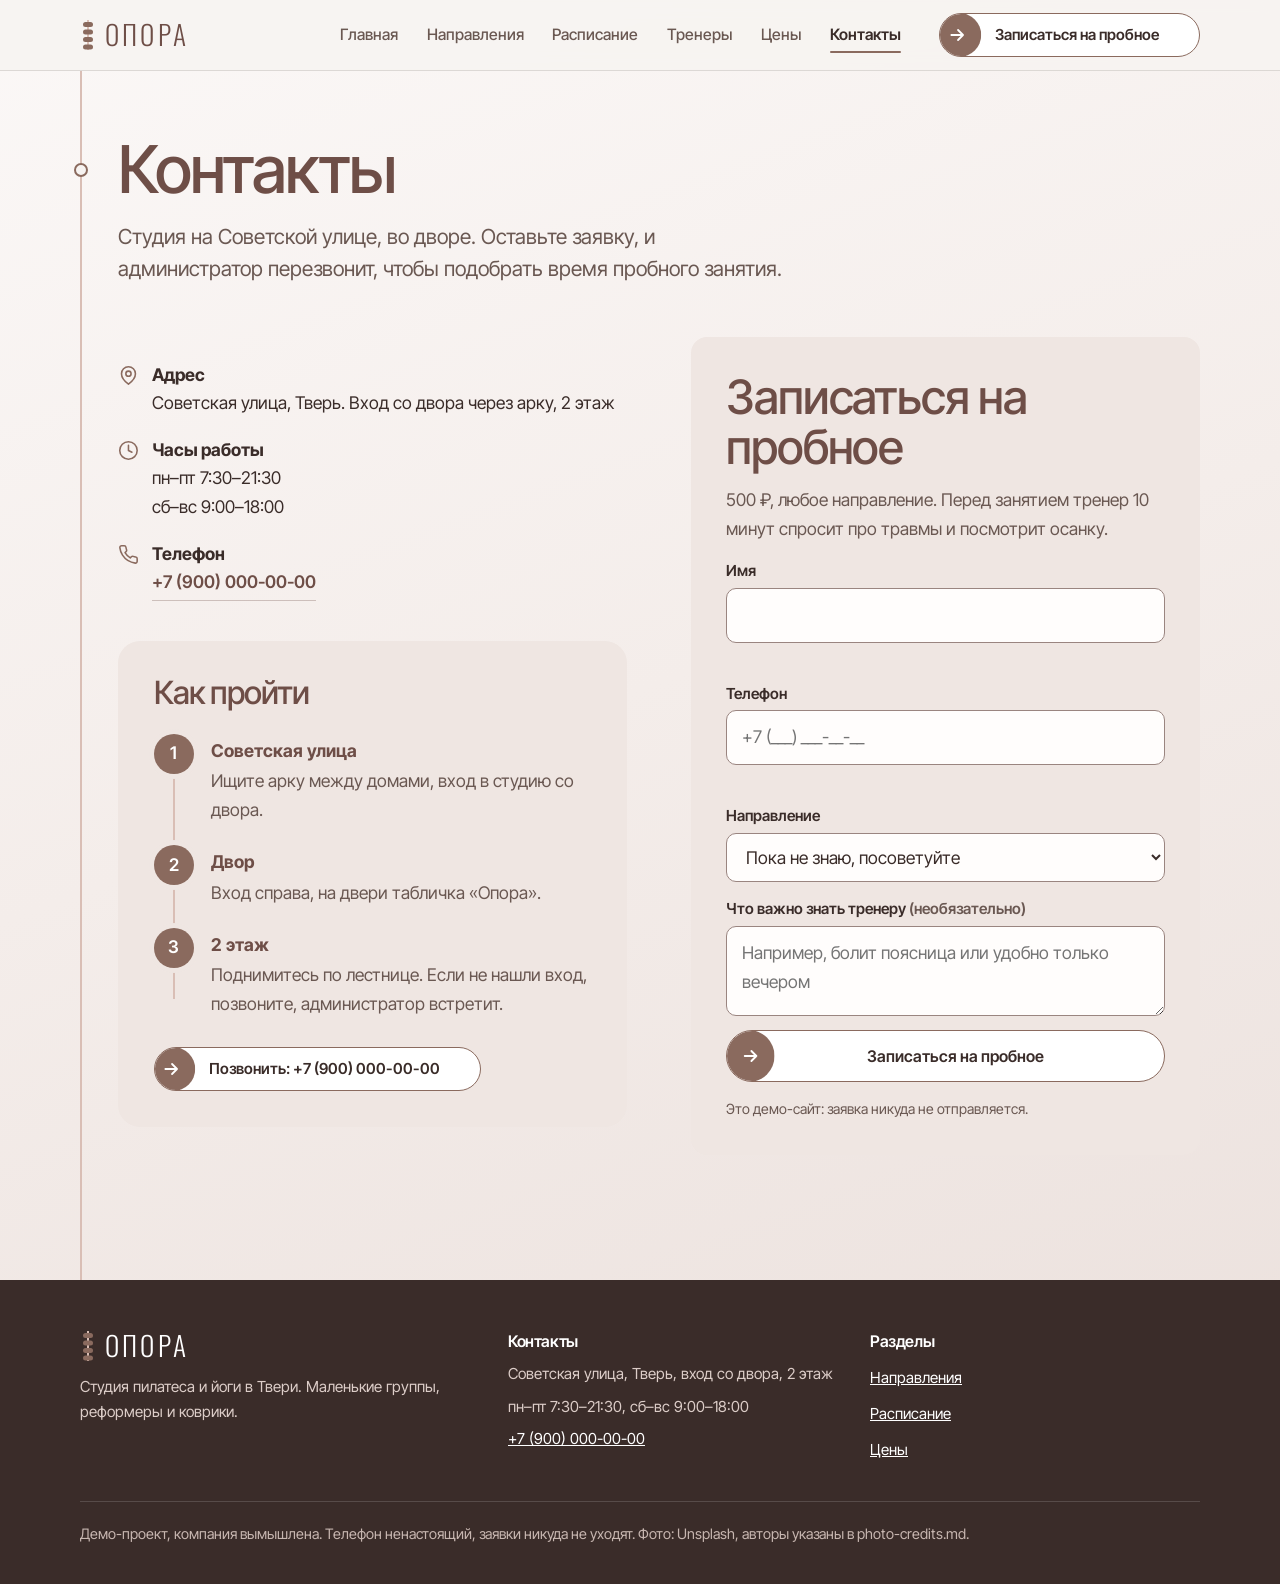
<file: opora-studio/contacts.html>
<!DOCTYPE html>
<html lang="ru">
<head>
<meta charset="utf-8">
<meta name="robots" content="noindex">
<meta name="viewport" content="width=device-width, initial-scale=1">
<title>Контакты и запись на пробное | «Опора», Тверь</title>
<meta name="description" content="Адрес студии «Опора» в Твери, часы работы, схема прохода и запись на пробное занятие.">
<link rel="preconnect" href="https://fonts.googleapis.com">
<link rel="preconnect" href="https://fonts.gstatic.com" crossorigin>
<link href="https://fonts.googleapis.com/css2?family=Inter+Tight:wght@400;500;600&family=Oswald:wght@200;300&display=swap" rel="stylesheet">
<link rel="stylesheet" href="assets/css/style.css">
</head>
<body>
<svg width="0" height="0" style="position:absolute" aria-hidden="true">
  <symbol id="i-arrow" viewBox="0 0 24 24"><path d="M5 12h14M13 6l6 6-6 6"/></symbol>
  <symbol id="i-check" viewBox="0 0 24 24"><path d="M20 6 9 17l-5-5"/></symbol>
  <symbol id="i-clock" viewBox="0 0 24 24"><circle cx="12" cy="12" r="10"/><path d="M12 6v6l4 2"/></symbol>
  <symbol id="i-pin" viewBox="0 0 24 24"><path d="M20 10c0 6-8 12-8 12s-8-6-8-12a8 8 0 0 1 16 0Z"/><circle cx="12" cy="10" r="3"/></symbol>
  <symbol id="i-phone" viewBox="0 0 24 24"><path d="M22 16.92v3a2 2 0 0 1-2.18 2 19.79 19.79 0 0 1-8.63-3.07 19.5 19.5 0 0 1-6-6 19.79 19.79 0 0 1-3.07-8.67A2 2 0 0 1 4.11 2h3a2 2 0 0 1 2 1.72c.13.96.36 1.9.7 2.81a2 2 0 0 1-.45 2.11L8.09 9.91a16 16 0 0 0 6 6l1.27-1.27a2 2 0 0 1 2.11-.45c.91.34 1.85.57 2.81.7A2 2 0 0 1 22 16.92z"/></symbol>
  <symbol id="i-menu" viewBox="0 0 24 24"><path d="M4 7h16M4 12h16M4 17h16"/></symbol>
  <symbol id="i-x" viewBox="0 0 24 24"><path d="M18 6 6 18M6 6l12 12"/></symbol>
  <symbol id="i-plus" viewBox="0 0 24 24"><path d="M12 5v14M5 12h14"/></symbol>
  <symbol id="i-users" viewBox="0 0 24 24"><path d="M16 21v-2a4 4 0 0 0-4-4H6a4 4 0 0 0-4 4v2"/><circle cx="9" cy="7" r="4"/><path d="M22 21v-2a4 4 0 0 0-3-3.87M16 3.13a4 4 0 0 1 0 7.75"/></symbol>
  <symbol id="i-chat" viewBox="0 0 24 24"><path d="M21 15a2 2 0 0 1-2 2H7l-4 4V5a2 2 0 0 1 2-2h14a2 2 0 0 1 2 2z"/></symbol>
  <symbol id="i-pause" viewBox="0 0 24 24"><path d="M9 5v14M15 5v14"/></symbol>
  <symbol id="i-play" viewBox="0 0 24 24"><path d="m7 4 13 8-13 8z"/></symbol>
  <symbol id="i-door" viewBox="0 0 24 24"><path d="M13 4h3a2 2 0 0 1 2 2v14M2 20h3M13 20h9M10 12v.01M13 4.56v16.16a.5.5 0 0 1-.63.48L5 19.5V5.52a1 1 0 0 1 .76-.97l6-1.5A1 1 0 0 1 13 4.03z"/></symbol>
</svg>
<a class="skip" href="#main">Перейти к содержанию</a>
<header class="header">
  <div class="header-in">
    <a class="logo" href="index.html" aria-label="«Опора», студия пилатеса и йоги, на главную"><svg viewBox="0 0 16 30" aria-hidden="true"><rect x="7" y="0" width="2" height="30" fill="#D9BEB5"/><rect x="3" y="2" width="10" height="5" rx="2.5" fill="#8A6A5E"/><rect x="3" y="9.5" width="10" height="5" rx="2.5" fill="#8A6A5E"/><rect x="3" y="17" width="10" height="5" rx="2.5" fill="#8A6A5E"/><rect x="3" y="24.5" width="10" height="5" rx="2.5" fill="#8A6A5E"/></svg>Опора</a>
    <button class="burger" type="button" aria-expanded="false" aria-controls="site-nav" aria-label="Открыть меню"><svg class="icon" aria-hidden="true"><use href="#i-menu"/></svg></button>
    <nav class="nav" id="site-nav" aria-label="Основное меню">
      <ul>
        <li><a href="index.html">Главная</a></li>
        <li><a href="classes.html">Направления</a></li>
        <li><a href="schedule.html">Расписание</a></li>
        <li><a href="trainers.html">Тренеры</a></li>
        <li><a href="prices.html">Цены</a></li>
        <li><a href="contacts.html" aria-current="page">Контакты</a></li>
      </ul>
      <div class="nav-cta"><a class="btn" href="contacts.html#trial" data-book>Записаться на пробное</a></div>
    </nav>
    <a class="btn btn--sm" href="contacts.html#trial" data-book>Записаться на пробное</a>
  </div>
</header>
<main id="main">

  <section class="page-head">
    <div class="wrap">
      <h1 class="v">Контакты</h1>
      <p class="lead">Студия на Советской улице, во дворе. Оставьте заявку, и администратор перезвонит, чтобы подобрать время пробного занятия.</p>
    </div>
  </section>
  <section class="section" style="padding-top:0">
    <div class="wrap contact-grid">
      <div>
        <ul class="contact-list">
          <li><svg class="icon" aria-hidden="true"><use href="#i-pin"/></svg><div><b>Адрес</b>Советская улица, Тверь. Вход со двора через арку, 2 этаж</div></li>
          <li><svg class="icon" aria-hidden="true"><use href="#i-clock"/></svg><div><b>Часы работы</b>пн–пт 7:30–21:30<br>сб–вс 9:00–18:00</div></li>
          <li><svg class="icon" aria-hidden="true"><use href="#i-phone"/></svg><div><b>Телефон</b><a class="link" href="tel:+79000000000">+7 (900) 000-00-00</a></div></li>
        </ul>
        <div class="route" aria-labelledby="route-h">
          <h2 id="route-h">Как пройти</h2>
          <ol class="route-steps">
            <li><b>Советская улица</b><span>Ищите арку между домами, вход в студию со двора.</span></li>
            <li><b>Двор</b><span>Вход справа, на двери табличка «Опора».</span></li>
            <li><b>2 этаж</b><span>Поднимитесь по лестнице. Если не нашли вход, позвоните, администратор встретит.</span></li>
          </ol>
          <a class="btn btn--sm" href="tel:+79000000000">Позвонить: +7 (900) 000-00-00</a>
        </div>
      </div>
      <div id="trial">
        <form class="form" novalidate data-demo-form aria-labelledby="form-h">
          <h2 id="form-h">Записаться на пробное</h2>
          <p class="muted">500 ₽, любое направление. Перед занятием тренер 10 минут спросит про травмы и посмотрит осанку.</p>
          <div class="field"><label for="c-name">Имя</label><input id="c-name" name="name" autocomplete="given-name" required aria-describedby="c-name-e"><span class="field-error" id="c-name-e"></span></div>
          <div class="field"><label for="c-phone">Телефон</label><input id="c-phone" name="phone" type="tel" inputmode="tel" autocomplete="tel" placeholder="+7 (___) ___-__-__" required aria-describedby="c-phone-e"><span class="field-error" id="c-phone-e"></span></div>
          <div class="field"><label for="c-dir">Направление</label><select id="c-dir" name="dir">
            <option value="">Пока не знаю, посоветуйте</option><option value="reformer">Пилатес на реформере</option><option value="mat">Мат-пилатес</option><option value="hatha">Хатха-йога</option><option value="stretch">Растяжка и спина</option>
          </select></div>
          <div class="field"><label for="c-note">Что важно знать тренеру <span class="muted">(необязательно)</span></label><textarea id="c-note" name="note" placeholder="Например, болит поясница или удобно только вечером"></textarea></div>
          <button class="btn" type="submit">Записаться на пробное</button>
          <p class="form-note">Это демо-сайт: заявка никуда не отправляется.</p>
          <div class="form-done" role="status" tabindex="-1"></div>
        </form>
      </div>
    </div>
  </section>
</main>
<footer class="footer">
  <div class="footer-in">
    <div>
      <a class="logo" href="index.html"><svg viewBox="0 0 16 30" aria-hidden="true"><rect x="7" y="0" width="2" height="30" fill="#D9BEB5"/><rect x="3" y="2" width="10" height="5" rx="2.5" fill="#8A6A5E"/><rect x="3" y="9.5" width="10" height="5" rx="2.5" fill="#8A6A5E"/><rect x="3" y="17" width="10" height="5" rx="2.5" fill="#8A6A5E"/><rect x="3" y="24.5" width="10" height="5" rx="2.5" fill="#8A6A5E"/></svg>Опора</a>
      <p style="margin-top:.8rem">Студия пилатеса и йоги в Твери. Маленькие группы, реформеры и коврики.</p>
    </div>
    <div>
      <h2>Контакты</h2>
      <ul>
        <li>Советская улица, Тверь, вход со двора, 2 этаж</li>
        <li>пн–пт 7:30–21:30, сб–вс 9:00–18:00</li>
        <li><a href="tel:+79000000000">+7 (900) 000-00-00</a></li>
      </ul>
    </div>
    <div>
      <h2>Разделы</h2>
      <ul class="sib">
        <li><a href="classes.html">Направления</a></li>
        <li><a href="schedule.html">Расписание</a></li>
        <li><a href="prices.html">Цены</a></li>
      </ul>
    </div>
    <p class="demo-note">Демо-проект, компания вымышлена. Телефон ненастоящий, заявки никуда не уходят. Фото: Unsplash, авторы указаны в photo-credits.md.</p>
  </div>
</footer>
<div class="mbar" aria-label="Быстрая запись">
  <a class="mbar-call" href="tel:+79000000000" aria-label="Позвонить: +7 (900) 000-00-00"><svg class="icon" aria-hidden="true"><use href="#i-phone"/></svg></a>
  <a class="btn btn--sm" href="contacts.html#trial" data-book>Записаться на пробное</a>
</div>
<script src="assets/js/main.js"></script>
</body>
</html>
</file>
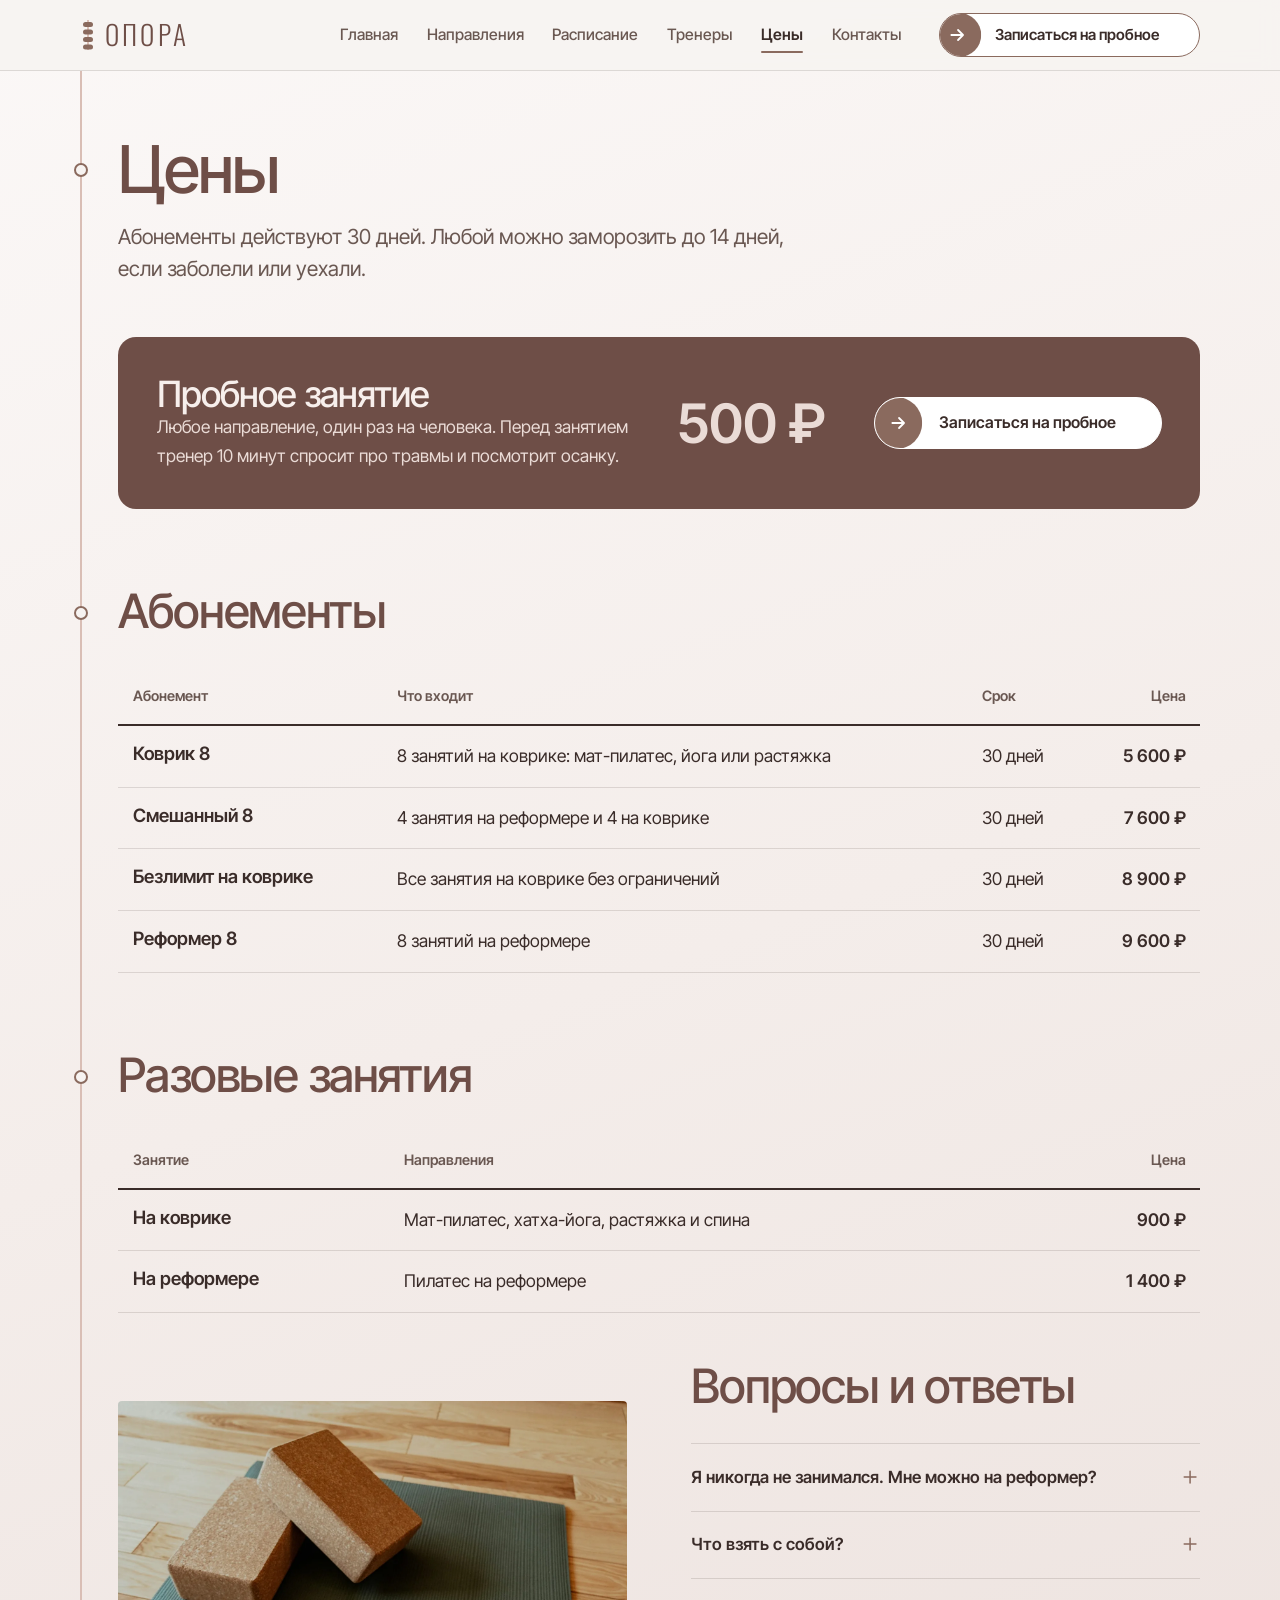
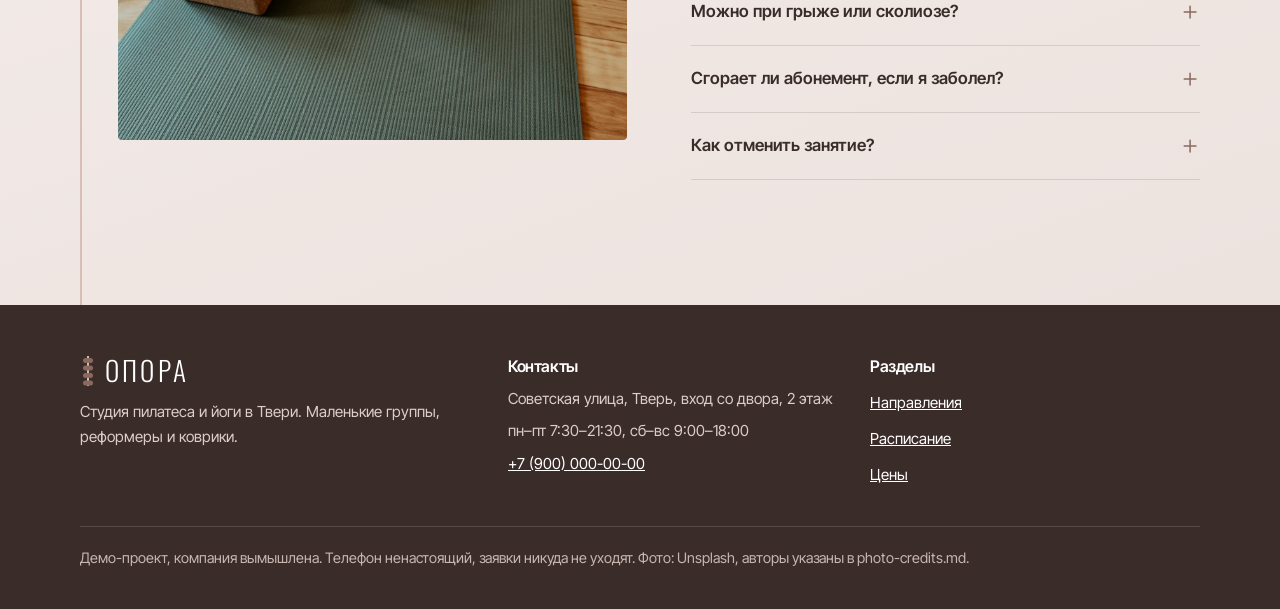
<file: opora-studio/prices.html>
<!DOCTYPE html>
<html lang="ru">
<head>
<meta charset="utf-8">
<meta name="robots" content="noindex">
<meta name="viewport" content="width=device-width, initial-scale=1">
<title>Цены и абонементы | «Опора», Тверь</title>
<meta name="description" content="Пробное занятие 500 ₽, разовые занятия и абонементы на пилатес, йогу и растяжку. Заморозка до 14 дней.">
<link rel="preconnect" href="https://fonts.googleapis.com">
<link rel="preconnect" href="https://fonts.gstatic.com" crossorigin>
<link href="https://fonts.googleapis.com/css2?family=Inter+Tight:wght@400;500;600&family=Oswald:wght@200;300&display=swap" rel="stylesheet">
<link rel="stylesheet" href="assets/css/style.css">
</head>
<body>
<svg width="0" height="0" style="position:absolute" aria-hidden="true">
  <symbol id="i-arrow" viewBox="0 0 24 24"><path d="M5 12h14M13 6l6 6-6 6"/></symbol>
  <symbol id="i-check" viewBox="0 0 24 24"><path d="M20 6 9 17l-5-5"/></symbol>
  <symbol id="i-clock" viewBox="0 0 24 24"><circle cx="12" cy="12" r="10"/><path d="M12 6v6l4 2"/></symbol>
  <symbol id="i-pin" viewBox="0 0 24 24"><path d="M20 10c0 6-8 12-8 12s-8-6-8-12a8 8 0 0 1 16 0Z"/><circle cx="12" cy="10" r="3"/></symbol>
  <symbol id="i-phone" viewBox="0 0 24 24"><path d="M22 16.92v3a2 2 0 0 1-2.18 2 19.79 19.79 0 0 1-8.63-3.07 19.5 19.5 0 0 1-6-6 19.79 19.79 0 0 1-3.07-8.67A2 2 0 0 1 4.11 2h3a2 2 0 0 1 2 1.72c.13.96.36 1.9.7 2.81a2 2 0 0 1-.45 2.11L8.09 9.91a16 16 0 0 0 6 6l1.27-1.27a2 2 0 0 1 2.11-.45c.91.34 1.85.57 2.81.7A2 2 0 0 1 22 16.92z"/></symbol>
  <symbol id="i-menu" viewBox="0 0 24 24"><path d="M4 7h16M4 12h16M4 17h16"/></symbol>
  <symbol id="i-x" viewBox="0 0 24 24"><path d="M18 6 6 18M6 6l12 12"/></symbol>
  <symbol id="i-plus" viewBox="0 0 24 24"><path d="M12 5v14M5 12h14"/></symbol>
  <symbol id="i-users" viewBox="0 0 24 24"><path d="M16 21v-2a4 4 0 0 0-4-4H6a4 4 0 0 0-4 4v2"/><circle cx="9" cy="7" r="4"/><path d="M22 21v-2a4 4 0 0 0-3-3.87M16 3.13a4 4 0 0 1 0 7.75"/></symbol>
  <symbol id="i-chat" viewBox="0 0 24 24"><path d="M21 15a2 2 0 0 1-2 2H7l-4 4V5a2 2 0 0 1 2-2h14a2 2 0 0 1 2 2z"/></symbol>
  <symbol id="i-pause" viewBox="0 0 24 24"><path d="M9 5v14M15 5v14"/></symbol>
  <symbol id="i-play" viewBox="0 0 24 24"><path d="m7 4 13 8-13 8z"/></symbol>
  <symbol id="i-door" viewBox="0 0 24 24"><path d="M13 4h3a2 2 0 0 1 2 2v14M2 20h3M13 20h9M10 12v.01M13 4.56v16.16a.5.5 0 0 1-.63.48L5 19.5V5.52a1 1 0 0 1 .76-.97l6-1.5A1 1 0 0 1 13 4.03z"/></symbol>
</svg>
<a class="skip" href="#main">Перейти к содержанию</a>
<header class="header">
  <div class="header-in">
    <a class="logo" href="index.html" aria-label="«Опора», студия пилатеса и йоги, на главную"><svg viewBox="0 0 16 30" aria-hidden="true"><rect x="7" y="0" width="2" height="30" fill="#D9BEB5"/><rect x="3" y="2" width="10" height="5" rx="2.5" fill="#8A6A5E"/><rect x="3" y="9.5" width="10" height="5" rx="2.5" fill="#8A6A5E"/><rect x="3" y="17" width="10" height="5" rx="2.5" fill="#8A6A5E"/><rect x="3" y="24.5" width="10" height="5" rx="2.5" fill="#8A6A5E"/></svg>Опора</a>
    <button class="burger" type="button" aria-expanded="false" aria-controls="site-nav" aria-label="Открыть меню"><svg class="icon" aria-hidden="true"><use href="#i-menu"/></svg></button>
    <nav class="nav" id="site-nav" aria-label="Основное меню">
      <ul>
        <li><a href="index.html">Главная</a></li>
        <li><a href="classes.html">Направления</a></li>
        <li><a href="schedule.html">Расписание</a></li>
        <li><a href="trainers.html">Тренеры</a></li>
        <li><a href="prices.html" aria-current="page">Цены</a></li>
        <li><a href="contacts.html">Контакты</a></li>
      </ul>
      <div class="nav-cta"><a class="btn" href="contacts.html#trial" data-book>Записаться на пробное</a></div>
    </nav>
    <a class="btn btn--sm" href="contacts.html#trial" data-book>Записаться на пробное</a>
  </div>
</header>
<main id="main">

  <section class="page-head">
    <div class="wrap">
      <h1 class="v">Цены</h1>
      <p class="lead">Абонементы действуют 30 дней. Любой можно заморозить до 14 дней, если заболели или уехали.</p>
    </div>
  </section>
  <section class="section" style="padding-top:0" aria-labelledby="trial-h">
    <div class="wrap">
      <div class="trial">
        <div><h2 id="trial-h">Пробное занятие</h2><p>Любое направление, один раз на человека. Перед занятием тренер 10 минут спросит про травмы и посмотрит осанку.</p></div>
        <p class="price">500 ₽</p>
        <a class="btn" href="contacts.html#trial" data-book>Записаться на пробное</a>
      </div>

      <h2 class="v" style="margin-top:clamp(3.5rem,6vw,6rem)">Абонементы</h2>
      <table class="price-table">
        <caption class="sr-only">Абонементы на 30 дней</caption>
        <thead><tr><th scope="col">Абонемент</th><th scope="col">Что входит</th><th scope="col">Срок</th><th scope="col" class="num">Цена</th></tr></thead>
        <tbody>
          <tr><th scope="row">Коврик 8</th><td data-label="Что входит">8 занятий на коврике: мат-пилатес, йога или растяжка</td><td data-label="Срок">30 дней</td><td class="num" data-label="Цена">5 600 ₽</td></tr>
          <tr><th scope="row">Смешанный 8</th><td data-label="Что входит">4 занятия на реформере и 4 на коврике</td><td data-label="Срок">30 дней</td><td class="num" data-label="Цена">7 600 ₽</td></tr>
          <tr><th scope="row">Безлимит на коврике</th><td data-label="Что входит">Все занятия на коврике без ограничений</td><td data-label="Срок">30 дней</td><td class="num" data-label="Цена">8 900 ₽</td></tr>
          <tr><th scope="row">Реформер 8</th><td data-label="Что входит">8 занятий на реформере</td><td data-label="Срок">30 дней</td><td class="num" data-label="Цена">9 600 ₽</td></tr>
        </tbody>
      </table>

      <h2 class="v" style="margin-top:clamp(3.5rem,6vw,6rem)">Разовые занятия</h2>
      <table class="price-table">
        <caption class="sr-only">Разовые занятия</caption>
        <thead><tr><th scope="col">Занятие</th><th scope="col">Направления</th><th scope="col" class="num">Цена</th></tr></thead>
        <tbody>
          <tr><th scope="row">На коврике</th><td data-label="Направления">Мат-пилатес, хатха-йога, растяжка и спина</td><td class="num" data-label="Цена">900 ₽</td></tr>
          <tr><th scope="row">На реформере</th><td data-label="Направления">Пилатес на реформере</td><td class="num" data-label="Цена">1 400 ₽</td></tr>
        </tbody>
      </table>

      <div class="prices-aside">
        <img src="images/props-blocks.webp" width="1600" height="1066" alt="Два пробковых блока для йоги на зелёном коврике" loading="lazy">
        <div>
          <h2>Вопросы и ответы</h2>
          <div class="faq">
            <details><summary>Я никогда не занимался. Мне можно на реформер?<svg class="icon" aria-hidden="true"><use href="#i-plus"/></svg></summary><p>Да. На пробном тренер объяснит, как работает тренажёр, и подберёт лёгкие пружины.</p></details>
            <details><summary>Что взять с собой?<svg class="icon" aria-hidden="true"><use href="#i-plus"/></svg></summary><p>Удобную одежду и носки с противоскользящей подошвой. Коврики, полотенца и вода есть в студии.</p></details>
            <details><summary>Можно при грыже или сколиозе?<svg class="icon" aria-hidden="true"><use href="#i-plus"/></svg></summary><p>Скажите об этом при записи. Тренер подберёт упражнения, но при острой боли сначала нужен врач.</p></details>
            <details><summary>Сгорает ли абонемент, если я заболел?<svg class="icon" aria-hidden="true"><use href="#i-plus"/></svg></summary><p>Нет, абонемент можно заморозить до 14 дней.</p></details>
            <details><summary>Как отменить занятие?<svg class="icon" aria-hidden="true"><use href="#i-plus"/></svg></summary><p>Напишите или позвоните не позже чем за 4 часа, занятие не спишется.</p></details>
          </div>
        </div>
      </div>
    </div>
  </section>
</main>
<footer class="footer">
  <div class="footer-in">
    <div>
      <a class="logo" href="index.html"><svg viewBox="0 0 16 30" aria-hidden="true"><rect x="7" y="0" width="2" height="30" fill="#D9BEB5"/><rect x="3" y="2" width="10" height="5" rx="2.5" fill="#8A6A5E"/><rect x="3" y="9.5" width="10" height="5" rx="2.5" fill="#8A6A5E"/><rect x="3" y="17" width="10" height="5" rx="2.5" fill="#8A6A5E"/><rect x="3" y="24.5" width="10" height="5" rx="2.5" fill="#8A6A5E"/></svg>Опора</a>
      <p style="margin-top:.8rem">Студия пилатеса и йоги в Твери. Маленькие группы, реформеры и коврики.</p>
    </div>
    <div>
      <h2>Контакты</h2>
      <ul>
        <li>Советская улица, Тверь, вход со двора, 2 этаж</li>
        <li>пн–пт 7:30–21:30, сб–вс 9:00–18:00</li>
        <li><a href="tel:+79000000000">+7 (900) 000-00-00</a></li>
      </ul>
    </div>
    <div>
      <h2>Разделы</h2>
      <ul class="sib">
        <li><a href="classes.html">Направления</a></li>
        <li><a href="schedule.html">Расписание</a></li>
        <li><a href="prices.html">Цены</a></li>
      </ul>
    </div>
    <p class="demo-note">Демо-проект, компания вымышлена. Телефон ненастоящий, заявки никуда не уходят. Фото: Unsplash, авторы указаны в photo-credits.md.</p>
  </div>
</footer>
<div class="mbar" aria-label="Быстрая запись">
  <a class="mbar-call" href="tel:+79000000000" aria-label="Позвонить: +7 (900) 000-00-00"><svg class="icon" aria-hidden="true"><use href="#i-phone"/></svg></a>
  <a class="btn btn--sm" href="contacts.html#trial" data-book>Записаться на пробное</a>
</div>
<script src="assets/js/main.js"></script>
</body>
</html>
</file>
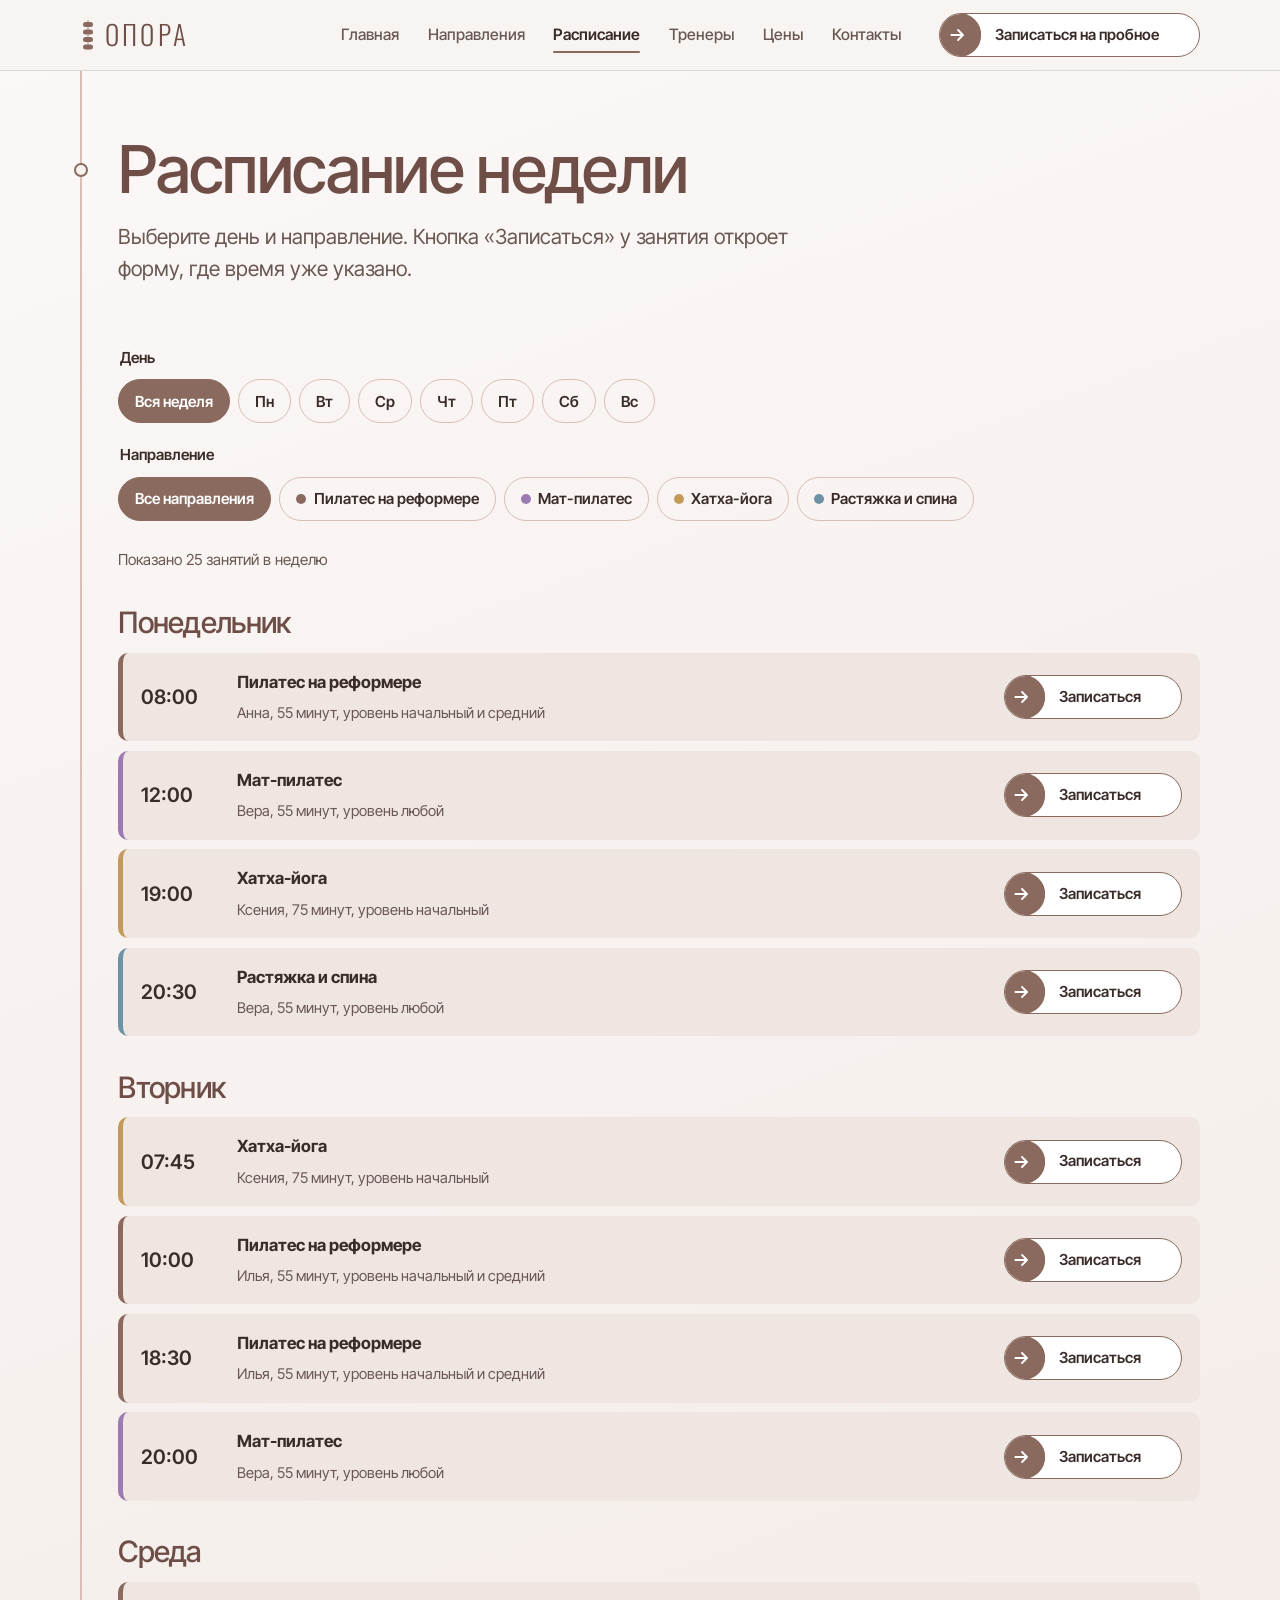
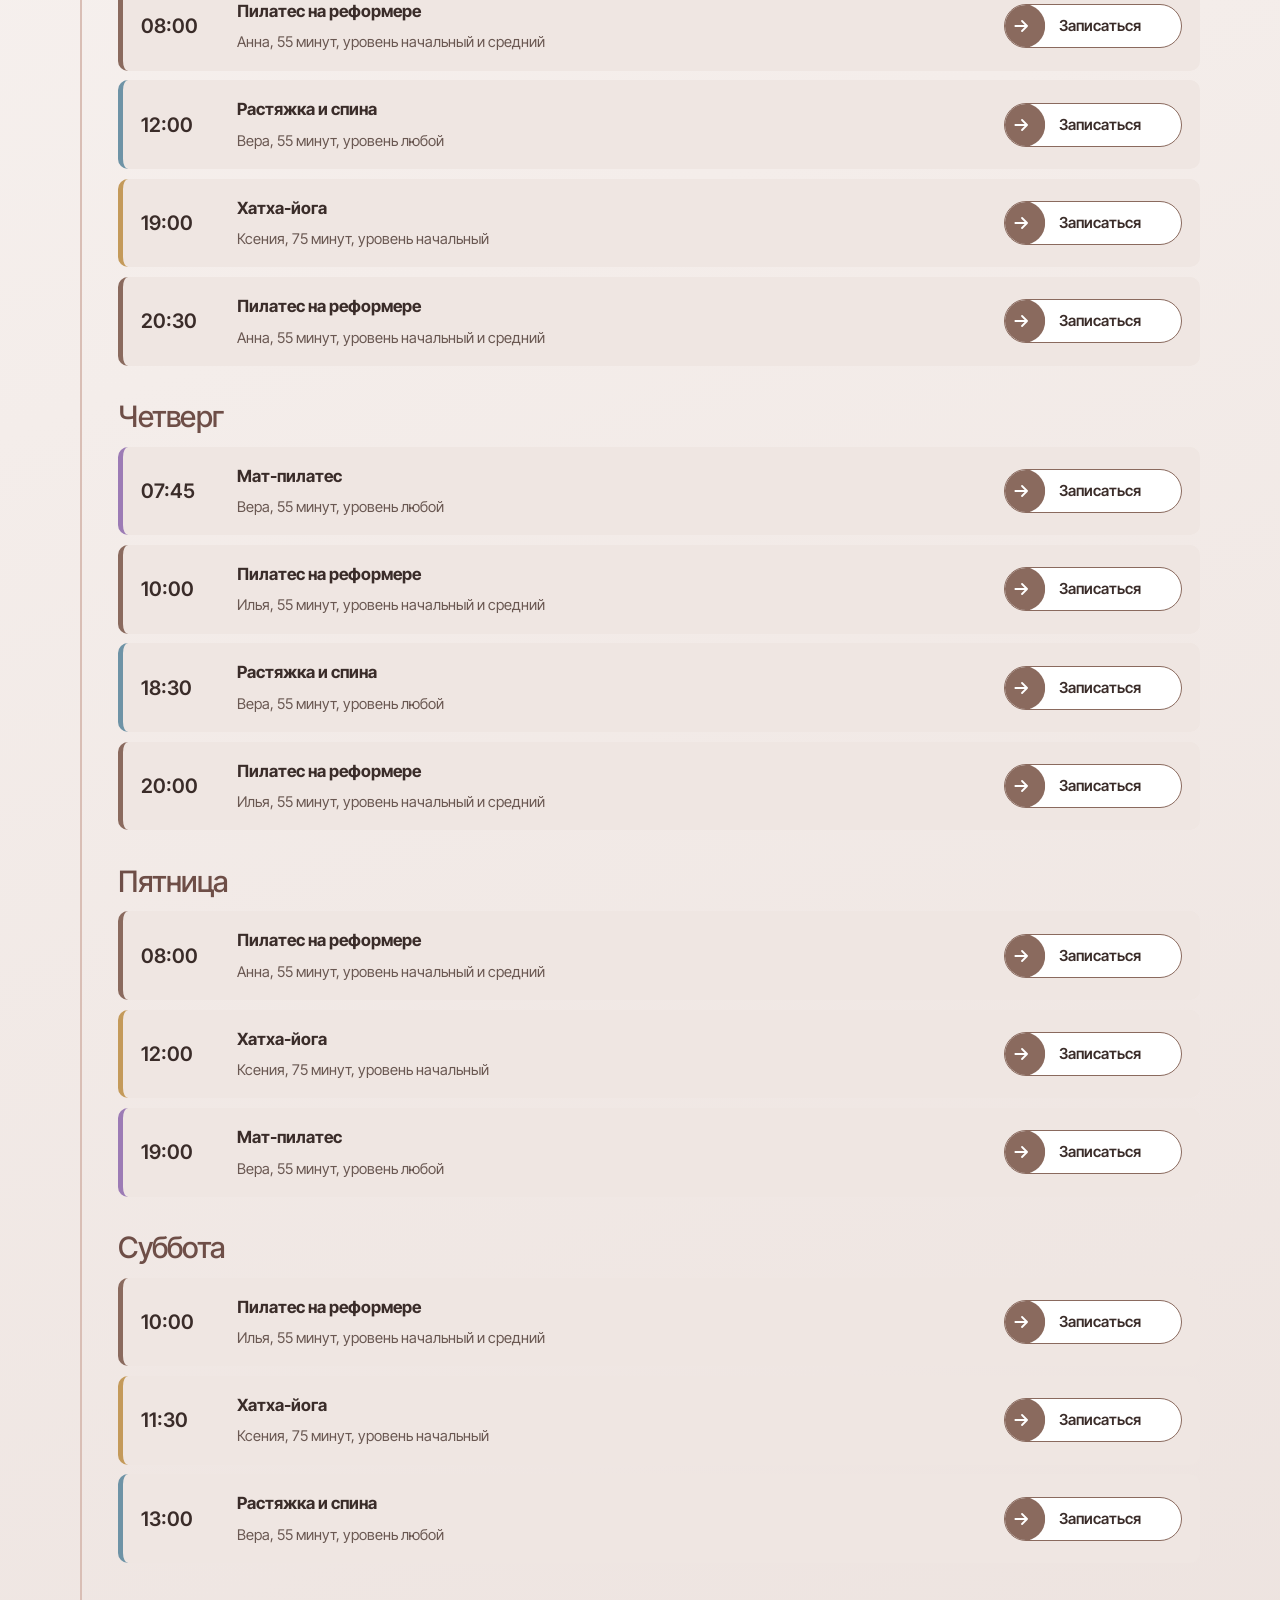
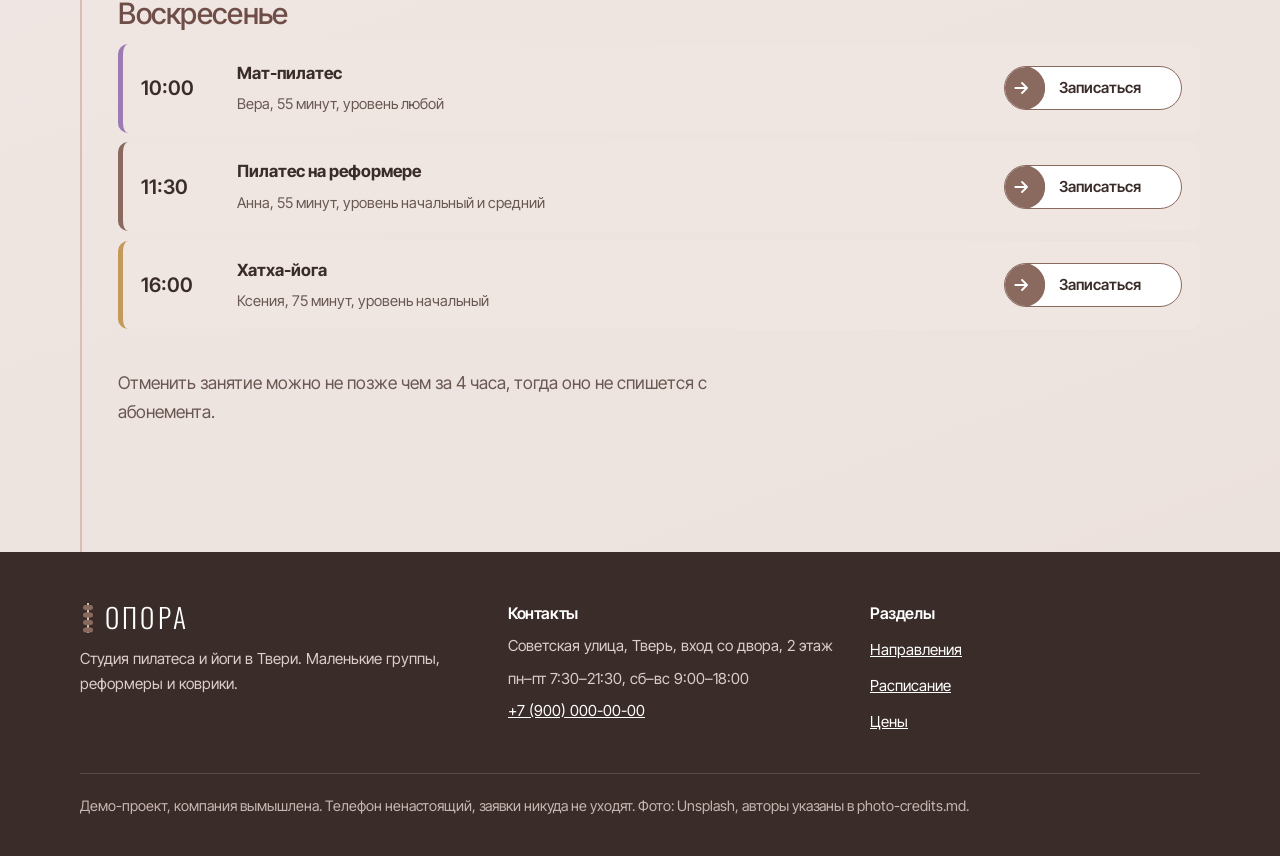
<file: opora-studio/schedule.html>
<!DOCTYPE html>
<html lang="ru">
<head>
<meta charset="utf-8">
<meta name="robots" content="noindex">
<meta name="viewport" content="width=device-width, initial-scale=1">
<title>Расписание занятий на неделю | «Опора», Тверь</title>
<meta name="description" content="Расписание пилатеса, йоги и растяжки на неделю с фильтром по дню и направлению. Запись на пробное занятие.">
<link rel="preconnect" href="https://fonts.googleapis.com">
<link rel="preconnect" href="https://fonts.gstatic.com" crossorigin>
<link href="https://fonts.googleapis.com/css2?family=Inter+Tight:wght@400;500;600&family=Oswald:wght@200;300&display=swap" rel="stylesheet">
<link rel="stylesheet" href="assets/css/style.css">
</head>
<body>
<svg width="0" height="0" style="position:absolute" aria-hidden="true">
  <symbol id="i-arrow" viewBox="0 0 24 24"><path d="M5 12h14M13 6l6 6-6 6"/></symbol>
  <symbol id="i-check" viewBox="0 0 24 24"><path d="M20 6 9 17l-5-5"/></symbol>
  <symbol id="i-clock" viewBox="0 0 24 24"><circle cx="12" cy="12" r="10"/><path d="M12 6v6l4 2"/></symbol>
  <symbol id="i-pin" viewBox="0 0 24 24"><path d="M20 10c0 6-8 12-8 12s-8-6-8-12a8 8 0 0 1 16 0Z"/><circle cx="12" cy="10" r="3"/></symbol>
  <symbol id="i-phone" viewBox="0 0 24 24"><path d="M22 16.92v3a2 2 0 0 1-2.18 2 19.79 19.79 0 0 1-8.63-3.07 19.5 19.5 0 0 1-6-6 19.79 19.79 0 0 1-3.07-8.67A2 2 0 0 1 4.11 2h3a2 2 0 0 1 2 1.72c.13.96.36 1.9.7 2.81a2 2 0 0 1-.45 2.11L8.09 9.91a16 16 0 0 0 6 6l1.27-1.27a2 2 0 0 1 2.11-.45c.91.34 1.85.57 2.81.7A2 2 0 0 1 22 16.92z"/></symbol>
  <symbol id="i-menu" viewBox="0 0 24 24"><path d="M4 7h16M4 12h16M4 17h16"/></symbol>
  <symbol id="i-x" viewBox="0 0 24 24"><path d="M18 6 6 18M6 6l12 12"/></symbol>
  <symbol id="i-plus" viewBox="0 0 24 24"><path d="M12 5v14M5 12h14"/></symbol>
  <symbol id="i-users" viewBox="0 0 24 24"><path d="M16 21v-2a4 4 0 0 0-4-4H6a4 4 0 0 0-4 4v2"/><circle cx="9" cy="7" r="4"/><path d="M22 21v-2a4 4 0 0 0-3-3.87M16 3.13a4 4 0 0 1 0 7.75"/></symbol>
  <symbol id="i-chat" viewBox="0 0 24 24"><path d="M21 15a2 2 0 0 1-2 2H7l-4 4V5a2 2 0 0 1 2-2h14a2 2 0 0 1 2 2z"/></symbol>
  <symbol id="i-pause" viewBox="0 0 24 24"><path d="M9 5v14M15 5v14"/></symbol>
  <symbol id="i-play" viewBox="0 0 24 24"><path d="m7 4 13 8-13 8z"/></symbol>
  <symbol id="i-door" viewBox="0 0 24 24"><path d="M13 4h3a2 2 0 0 1 2 2v14M2 20h3M13 20h9M10 12v.01M13 4.56v16.16a.5.5 0 0 1-.63.48L5 19.5V5.52a1 1 0 0 1 .76-.97l6-1.5A1 1 0 0 1 13 4.03z"/></symbol>
</svg>
<a class="skip" href="#main">Перейти к содержанию</a>
<header class="header">
  <div class="header-in">
    <a class="logo" href="index.html" aria-label="«Опора», студия пилатеса и йоги, на главную"><svg viewBox="0 0 16 30" aria-hidden="true"><rect x="7" y="0" width="2" height="30" fill="#D9BEB5"/><rect x="3" y="2" width="10" height="5" rx="2.5" fill="#8A6A5E"/><rect x="3" y="9.5" width="10" height="5" rx="2.5" fill="#8A6A5E"/><rect x="3" y="17" width="10" height="5" rx="2.5" fill="#8A6A5E"/><rect x="3" y="24.5" width="10" height="5" rx="2.5" fill="#8A6A5E"/></svg>Опора</a>
    <button class="burger" type="button" aria-expanded="false" aria-controls="site-nav" aria-label="Открыть меню"><svg class="icon" aria-hidden="true"><use href="#i-menu"/></svg></button>
    <nav class="nav" id="site-nav" aria-label="Основное меню">
      <ul>
        <li><a href="index.html">Главная</a></li>
        <li><a href="classes.html">Направления</a></li>
        <li><a href="schedule.html" aria-current="page">Расписание</a></li>
        <li><a href="trainers.html">Тренеры</a></li>
        <li><a href="prices.html">Цены</a></li>
        <li><a href="contacts.html">Контакты</a></li>
      </ul>
      <div class="nav-cta"><a class="btn" href="contacts.html#trial" data-book>Записаться на пробное</a></div>
    </nav>
    <a class="btn btn--sm" href="contacts.html#trial" data-book>Записаться на пробное</a>
  </div>
</header>
<main id="main">

  <section class="page-head">
    <div class="wrap">
      <h1 class="v">Расписание недели</h1>
      <p class="lead">Выберите день и направление. Кнопка «Записаться» у занятия откроет форму, где время уже указано.</p>
    </div>
  </section>
  <section class="section" style="padding-top:0" aria-label="Расписание">
    <div class="wrap">
      <div class="filters">
        <fieldset class="filter-group"><legend>День</legend><div class="chips" id="f-day"></div></fieldset>
        <fieldset class="filter-group"><legend>Направление</legend><div class="chips" id="f-dir"></div></fieldset>
      </div>
      <p class="sched-status" id="sched-status" role="status" aria-live="polite"></p>
      <div id="schedule"><noscript><p>Для фильтра нужен JavaScript. Расписание можно уточнить по телефону <a href="tel:+79000000000">+7 (900) 000-00-00</a>.</p></noscript></div>
      <p class="muted" style="margin-top:2.5rem">Отменить занятие можно не позже чем за 4 часа, тогда оно не спишется с абонемента.</p>
    </div>
  </section>
</main>
<footer class="footer">
  <div class="footer-in">
    <div>
      <a class="logo" href="index.html"><svg viewBox="0 0 16 30" aria-hidden="true"><rect x="7" y="0" width="2" height="30" fill="#D9BEB5"/><rect x="3" y="2" width="10" height="5" rx="2.5" fill="#8A6A5E"/><rect x="3" y="9.5" width="10" height="5" rx="2.5" fill="#8A6A5E"/><rect x="3" y="17" width="10" height="5" rx="2.5" fill="#8A6A5E"/><rect x="3" y="24.5" width="10" height="5" rx="2.5" fill="#8A6A5E"/></svg>Опора</a>
      <p style="margin-top:.8rem">Студия пилатеса и йоги в Твери. Маленькие группы, реформеры и коврики.</p>
    </div>
    <div>
      <h2>Контакты</h2>
      <ul>
        <li>Советская улица, Тверь, вход со двора, 2 этаж</li>
        <li>пн–пт 7:30–21:30, сб–вс 9:00–18:00</li>
        <li><a href="tel:+79000000000">+7 (900) 000-00-00</a></li>
      </ul>
    </div>
    <div>
      <h2>Разделы</h2>
      <ul class="sib">
        <li><a href="classes.html">Направления</a></li>
        <li><a href="schedule.html">Расписание</a></li>
        <li><a href="prices.html">Цены</a></li>
      </ul>
    </div>
    <p class="demo-note">Демо-проект, компания вымышлена. Телефон ненастоящий, заявки никуда не уходят. Фото: Unsplash, авторы указаны в photo-credits.md.</p>
  </div>
</footer>
<div class="mbar" aria-label="Быстрая запись">
  <a class="mbar-call" href="tel:+79000000000" aria-label="Позвонить: +7 (900) 000-00-00"><svg class="icon" aria-hidden="true"><use href="#i-phone"/></svg></a>
  <a class="btn btn--sm" href="contacts.html#trial" data-book>Записаться на пробное</a>
</div>
<script src="assets/js/main.js"></script>
</body>
</html>
</file>
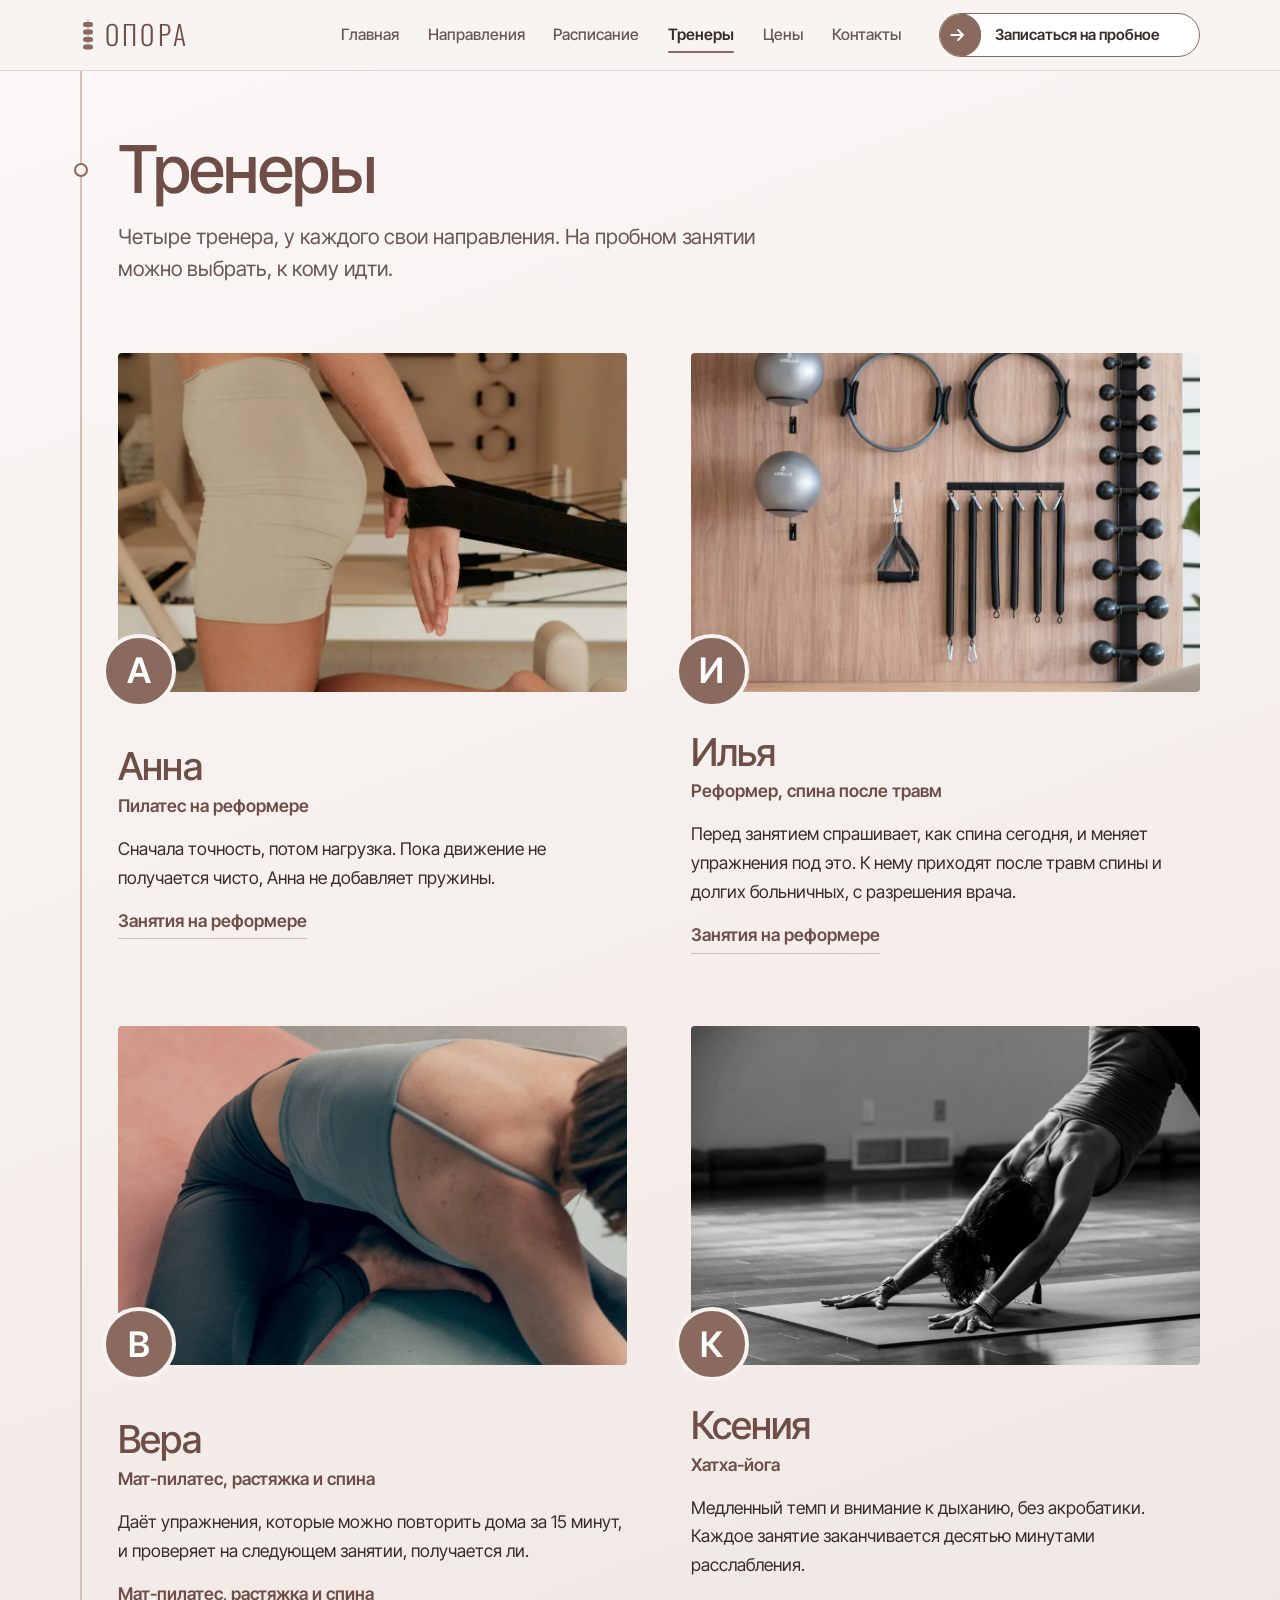
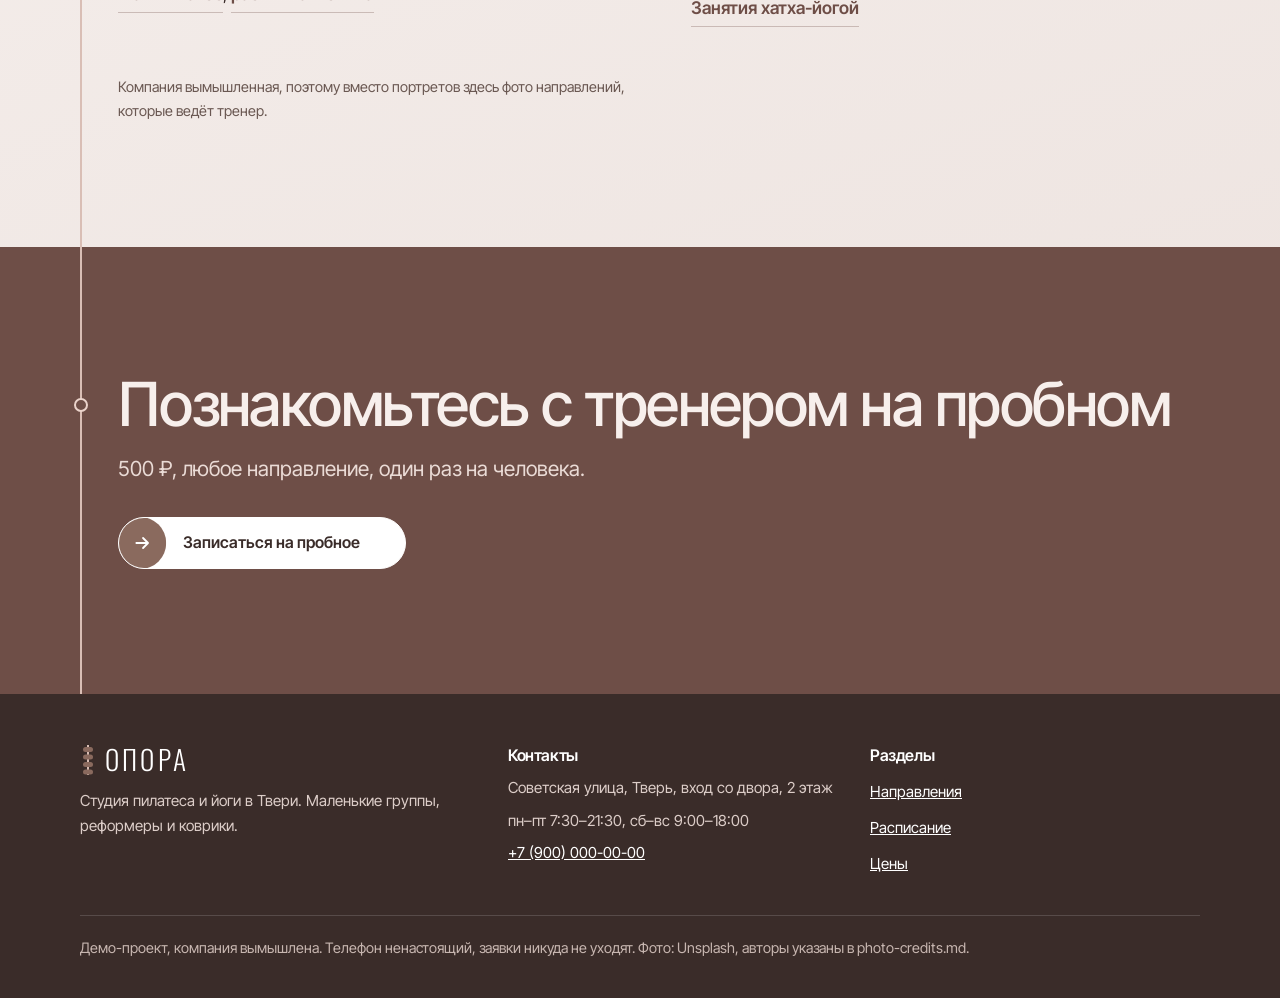
<file: opora-studio/trainers.html>
<!DOCTYPE html>
<html lang="ru">
<head>
<meta charset="utf-8">
<meta name="robots" content="noindex">
<meta name="viewport" content="width=device-width, initial-scale=1">
<title>Тренеры студии | «Опора», Тверь</title>
<meta name="description" content="Тренеры студии пилатеса и йоги «Опора»: кто что ведёт и как строит занятие.">
<link rel="preconnect" href="https://fonts.googleapis.com">
<link rel="preconnect" href="https://fonts.gstatic.com" crossorigin>
<link href="https://fonts.googleapis.com/css2?family=Inter+Tight:wght@400;500;600&family=Oswald:wght@200;300&display=swap" rel="stylesheet">
<link rel="stylesheet" href="assets/css/style.css">
</head>
<body>
<svg width="0" height="0" style="position:absolute" aria-hidden="true">
  <symbol id="i-arrow" viewBox="0 0 24 24"><path d="M5 12h14M13 6l6 6-6 6"/></symbol>
  <symbol id="i-check" viewBox="0 0 24 24"><path d="M20 6 9 17l-5-5"/></symbol>
  <symbol id="i-clock" viewBox="0 0 24 24"><circle cx="12" cy="12" r="10"/><path d="M12 6v6l4 2"/></symbol>
  <symbol id="i-pin" viewBox="0 0 24 24"><path d="M20 10c0 6-8 12-8 12s-8-6-8-12a8 8 0 0 1 16 0Z"/><circle cx="12" cy="10" r="3"/></symbol>
  <symbol id="i-phone" viewBox="0 0 24 24"><path d="M22 16.92v3a2 2 0 0 1-2.18 2 19.79 19.79 0 0 1-8.63-3.07 19.5 19.5 0 0 1-6-6 19.79 19.79 0 0 1-3.07-8.67A2 2 0 0 1 4.11 2h3a2 2 0 0 1 2 1.72c.13.96.36 1.9.7 2.81a2 2 0 0 1-.45 2.11L8.09 9.91a16 16 0 0 0 6 6l1.27-1.27a2 2 0 0 1 2.11-.45c.91.34 1.85.57 2.81.7A2 2 0 0 1 22 16.92z"/></symbol>
  <symbol id="i-menu" viewBox="0 0 24 24"><path d="M4 7h16M4 12h16M4 17h16"/></symbol>
  <symbol id="i-x" viewBox="0 0 24 24"><path d="M18 6 6 18M6 6l12 12"/></symbol>
  <symbol id="i-plus" viewBox="0 0 24 24"><path d="M12 5v14M5 12h14"/></symbol>
  <symbol id="i-users" viewBox="0 0 24 24"><path d="M16 21v-2a4 4 0 0 0-4-4H6a4 4 0 0 0-4 4v2"/><circle cx="9" cy="7" r="4"/><path d="M22 21v-2a4 4 0 0 0-3-3.87M16 3.13a4 4 0 0 1 0 7.75"/></symbol>
  <symbol id="i-chat" viewBox="0 0 24 24"><path d="M21 15a2 2 0 0 1-2 2H7l-4 4V5a2 2 0 0 1 2-2h14a2 2 0 0 1 2 2z"/></symbol>
  <symbol id="i-pause" viewBox="0 0 24 24"><path d="M9 5v14M15 5v14"/></symbol>
  <symbol id="i-play" viewBox="0 0 24 24"><path d="m7 4 13 8-13 8z"/></symbol>
  <symbol id="i-door" viewBox="0 0 24 24"><path d="M13 4h3a2 2 0 0 1 2 2v14M2 20h3M13 20h9M10 12v.01M13 4.56v16.16a.5.5 0 0 1-.63.48L5 19.5V5.52a1 1 0 0 1 .76-.97l6-1.5A1 1 0 0 1 13 4.03z"/></symbol>
</svg>
<a class="skip" href="#main">Перейти к содержанию</a>
<header class="header">
  <div class="header-in">
    <a class="logo" href="index.html" aria-label="«Опора», студия пилатеса и йоги, на главную"><svg viewBox="0 0 16 30" aria-hidden="true"><rect x="7" y="0" width="2" height="30" fill="#D9BEB5"/><rect x="3" y="2" width="10" height="5" rx="2.5" fill="#8A6A5E"/><rect x="3" y="9.5" width="10" height="5" rx="2.5" fill="#8A6A5E"/><rect x="3" y="17" width="10" height="5" rx="2.5" fill="#8A6A5E"/><rect x="3" y="24.5" width="10" height="5" rx="2.5" fill="#8A6A5E"/></svg>Опора</a>
    <button class="burger" type="button" aria-expanded="false" aria-controls="site-nav" aria-label="Открыть меню"><svg class="icon" aria-hidden="true"><use href="#i-menu"/></svg></button>
    <nav class="nav" id="site-nav" aria-label="Основное меню">
      <ul>
        <li><a href="index.html">Главная</a></li>
        <li><a href="classes.html">Направления</a></li>
        <li><a href="schedule.html">Расписание</a></li>
        <li><a href="trainers.html" aria-current="page">Тренеры</a></li>
        <li><a href="prices.html">Цены</a></li>
        <li><a href="contacts.html">Контакты</a></li>
      </ul>
      <div class="nav-cta"><a class="btn" href="contacts.html#trial" data-book>Записаться на пробное</a></div>
    </nav>
    <a class="btn btn--sm" href="contacts.html#trial" data-book>Записаться на пробное</a>
  </div>
</header>
<main id="main">

  <section class="page-head">
    <div class="wrap">
      <h1 class="v">Тренеры</h1>
      <p class="lead">Четыре тренера, у каждого свои направления. На пробном занятии можно выбрать, к кому идти.</p>
    </div>
  </section>
  <section class="section" style="padding-top:0">
    <div class="wrap">
      <div class="trainers">
        <article class="trainer">
          <div class="trainer-photo"><img src="images/reformer-detail.webp" width="1131" height="1600" alt="Упражнение на реформере: колени на каретке, рука в петле" loading="lazy"><span class="initial" aria-hidden="true">А</span></div>
          <div>
            <h2>Анна</h2>
            <p class="role">Пилатес на реформере</p>
            <p>Сначала точность, потом нагрузка. Пока движение не получается чисто, Анна не добавляет пружины.</p>
            <p class="trainer-links"><a class="link" href="schedule.html?направление=реформер">Занятия на реформере</a></p>
          </div>
        </article>
        <article class="trainer">
          <div class="trainer-photo"><img src="images/equipment-wall.webp" width="1067" height="1600" alt="Стена с мячами, кольцами для пилатеса и эспандерами" loading="lazy"><span class="initial" aria-hidden="true">И</span></div>
          <div>
            <h2>Илья</h2>
            <p class="role">Реформер, спина после травм</p>
            <p>Перед занятием спрашивает, как спина сегодня, и меняет упражнения под это. К нему приходят после травм спины и долгих больничных, с разрешения врача.</p>
            <p class="trainer-links"><a class="link" href="schedule.html?направление=реформер">Занятия на реформере</a></p>
          </div>
        </article>
        <article class="trainer">
          <div class="trainer-photo"><img src="images/stretch-back.webp" width="1068" height="1600" alt="Девушка на коврике мягко прогибается назад, вид со спины" loading="lazy"><span class="initial" aria-hidden="true">В</span></div>
          <div>
            <h2>Вера</h2>
            <p class="role">Мат-пилатес, растяжка и спина</p>
            <p>Даёт упражнения, которые можно повторить дома за 15 минут, и проверяет на следующем занятии, получается ли.</p>
            <p class="trainer-links"><a class="link" href="schedule.html?направление=мат">Мат-пилатес</a>, <a class="link" href="schedule.html?направление=растяжка">растяжка и спина</a></p>
          </div>
        </article>
        <article class="trainer">
          <div class="trainer-photo"><img src="images/hatha-yoga.webp" width="1600" height="1066" alt="Поза собаки мордой вниз на коврике, чёрно-белое фото" loading="lazy"><span class="initial" aria-hidden="true">К</span></div>
          <div>
            <h2>Ксения</h2>
            <p class="role">Хатха-йога</p>
            <p>Медленный темп и внимание к дыханию, без акробатики. Каждое занятие заканчивается десятью минутами расслабления.</p>
            <p class="trainer-links"><a class="link" href="schedule.html?направление=хатха">Занятия хатха-йогой</a></p>
          </div>
        </article>
      </div>
      <p class="photo-note">Компания вымышленная, поэтому вместо портретов здесь фото направлений, которые ведёт тренер.</p>
    </div>
  </section>
  <section class="section final" aria-labelledby="final-h">
    <div class="wrap final-in">
      <div><h2 class="v" id="final-h">Познакомьтесь с тренером на пробном</h2><p class="lead">500 ₽, любое направление, один раз на человека.</p></div>
      <a class="btn" href="contacts.html#trial" data-book>Записаться на пробное</a>
    </div>
  </section>
</main>
<footer class="footer">
  <div class="footer-in">
    <div>
      <a class="logo" href="index.html"><svg viewBox="0 0 16 30" aria-hidden="true"><rect x="7" y="0" width="2" height="30" fill="#D9BEB5"/><rect x="3" y="2" width="10" height="5" rx="2.5" fill="#8A6A5E"/><rect x="3" y="9.5" width="10" height="5" rx="2.5" fill="#8A6A5E"/><rect x="3" y="17" width="10" height="5" rx="2.5" fill="#8A6A5E"/><rect x="3" y="24.5" width="10" height="5" rx="2.5" fill="#8A6A5E"/></svg>Опора</a>
      <p style="margin-top:.8rem">Студия пилатеса и йоги в Твери. Маленькие группы, реформеры и коврики.</p>
    </div>
    <div>
      <h2>Контакты</h2>
      <ul>
        <li>Советская улица, Тверь, вход со двора, 2 этаж</li>
        <li>пн–пт 7:30–21:30, сб–вс 9:00–18:00</li>
        <li><a href="tel:+79000000000">+7 (900) 000-00-00</a></li>
      </ul>
    </div>
    <div>
      <h2>Разделы</h2>
      <ul class="sib">
        <li><a href="classes.html">Направления</a></li>
        <li><a href="schedule.html">Расписание</a></li>
        <li><a href="prices.html">Цены</a></li>
      </ul>
    </div>
    <p class="demo-note">Демо-проект, компания вымышлена. Телефон ненастоящий, заявки никуда не уходят. Фото: Unsplash, авторы указаны в photo-credits.md.</p>
  </div>
</footer>
<div class="mbar" aria-label="Быстрая запись">
  <a class="mbar-call" href="tel:+79000000000" aria-label="Позвонить: +7 (900) 000-00-00"><svg class="icon" aria-hidden="true"><use href="#i-phone"/></svg></a>
  <a class="btn btn--sm" href="contacts.html#trial" data-book>Записаться на пробное</a>
</div>
<script src="assets/js/main.js"></script>
</body>
</html>
</file>
<file: opora-studio/assets/css/style.css>
/* =========================================================
   «Опора» — общий стиль для всех страниц
   Мотив: вертикальная линия-«позвоночник» слева от контента.
   Заголовки разделов «крепятся» к ней точками-позвонками.
   ========================================================= */
:root{
  /* палитра 2: жемчужный фон, шоколадно-розовый текст, коричневая кнопка (референсы «Дыши» и Spur-fit) */
  --bg:#F7F3F1;          /* жемчуг */
  --surface:#EFE6E2;     /* пудра */
  --ink:#3A2C29;         /* горький шоколад */
  --ink-soft:#6A5852;
  --sage:#8A6A5E;        /* какао: кнопка, активное меню (имя переменной осталось от первой палитры) */
  --sage-deep:#6E4E47;   /* шоколадно-розовый: заголовки */
  --spine:#D9BEB5;       /* линия-позвоночник */
  --lavender:#C99B92;    /* пыльная роза: декоративные линии */
  --lavender-ink:#7B4E57;
  --rose-pale:#EBD3CB;   /* огромное слово на первом экране */
  --line:rgba(58,44,41,.14);

  --f-head:'Inter Tight', system-ui, -apple-system, 'Segoe UI', sans-serif;
  --f-text:'Inter Tight', system-ui, -apple-system, 'Segoe UI', Roboto, sans-serif;
  --f-word:'Oswald', 'Arial Narrow', sans-serif;

  --step-hero:clamp(2.6rem, 1.3rem + 5vw, 5.4rem);
  --step-h1:clamp(2.3rem, 1.4rem + 3.4vw, 4.2rem);
  --step-h2:clamp(1.8rem, 1.2rem + 2.2vw, 3rem);
  --step-h3:clamp(1.25rem, 1.1rem + .5vw, 1.55rem);
  --step-body:clamp(1rem, .97rem + .15vw, 1.1rem);

  --space-section:clamp(4.5rem, 3rem + 6vw, 9.5rem);
  --wrap:1200px;
  --pad:clamp(1rem, 4vw, 2.5rem);
  --gut:clamp(1.25rem, 3vw, 3.5rem);      /* расстояние от линии до текста */
  --spine-x:max(var(--pad), calc((100% - var(--wrap)) / 2 + var(--pad)));
  --ease:cubic-bezier(.16,1,.3,1);
}
*,*::before,*::after{box-sizing:border-box}
*{margin:0}
html{scroll-behavior:smooth;-webkit-text-size-adjust:100%}
body{background:var(--bg) linear-gradient(160deg,#FBF8F7 0%,#F4EDEA 45%,#EADFDB 100%);color:var(--ink);font:400 var(--step-body)/1.65 var(--f-text);overflow-x:hidden}
img{display:block;max-width:100%;height:auto}
a{color:inherit}
h1,h2,h3{font-family:var(--f-head);font-weight:500;line-height:1.06;letter-spacing:-.025em;color:var(--sage-deep)}
h1{font-size:var(--step-h1)}
h2{font-size:var(--step-h2)}
h3{font-size:var(--step-h3);line-height:1.2}
p{max-width:64ch}
.icon{width:1.2em;height:1.2em;flex:none;stroke:currentColor;fill:none;stroke-width:1.8;stroke-linecap:round;stroke-linejoin:round}
.sr-only{position:absolute;width:1px;height:1px;padding:0;margin:-1px;overflow:hidden;clip:rect(0 0 0 0);white-space:nowrap;border:0}
.skip{position:absolute;left:1rem;top:-4rem;background:var(--ink);color:#fff;padding:.7rem 1rem;z-index:200;border-radius:6px}
.skip:focus{top:1rem}
:focus-visible{outline:3px solid var(--lavender-ink);outline-offset:3px;border-radius:4px}

/* ---------- сетка и линия ---------- */
.wrap{max-width:var(--wrap);margin:0 auto;padding-right:var(--pad);padding-left:calc(var(--pad) + var(--gut));position:relative}
main{position:relative}
main::before{ /* сам «позвоночник» */
  content:"";position:absolute;top:0;bottom:0;left:var(--spine-x);width:2px;background:var(--spine);z-index:1;pointer-events:none
}
.section{padding-block:var(--space-section)}
.section--tint{background:var(--surface)}
.v{position:relative} /* заголовок с позвонком */
.v::before{content:"";position:absolute;left:calc(-1 * var(--gut) - 6px);top:.42em;width:14px;height:14px;border-radius:50%;
  background:var(--bg);border:2px solid var(--sage);z-index:2}
.section--tint .v::before{background:var(--surface)}
.lead{font-size:clamp(1.06rem, 1rem + .4vw, 1.3rem);color:var(--ink-soft);margin-top:1rem;line-height:1.55}
.muted{color:var(--ink-soft)}

/* ---------- кнопки: Slide Arrow Button (Animata), переписано на CSS ----------
   Слева кружок со стрелкой; при наведении он растягивается на всю кнопку,
   стрелка уезжает вправо, текст становится белым. Двигается только transform. */
.btn{
  --knob:48px;
  position:relative;isolation:isolate;overflow:hidden;
  display:inline-flex;align-items:center;justify-content:center;min-height:52px;
  padding:.85rem 2.8rem .85rem calc(var(--knob) + 1rem);
  background:#fff;color:var(--ink);border:1.5px solid var(--sage);border-radius:999px;cursor:pointer;text-decoration:none;
  font:600 1rem/1.2 var(--f-text);white-space:nowrap;
  transition:color .55s var(--ease);
}
.btn::before{
  content:"";position:absolute;inset:-1px;border-radius:999px;z-index:-1;
  background:var(--sage) url("data:image/svg+xml,%3Csvg xmlns='http://www.w3.org/2000/svg' viewBox='0 0 24 24' fill='none' stroke='white' stroke-width='2.2' stroke-linecap='round' stroke-linejoin='round'%3E%3Cpath d='M5 12h14M13 6l6 6-6 6'/%3E%3C/svg%3E") no-repeat right 14px center / 20px;
  transform:translateX(calc(-100% + var(--knob)));
  transition:transform .75s var(--ease);
}
.btn:hover,.btn:focus-visible{color:#fff}
.btn:hover::before,.btn:focus-visible::before{transform:translateX(0)}
.btn:active{opacity:.9}
.btn[disabled]{opacity:.65;cursor:progress}
.btn--sm{--knob:42px;min-height:44px;padding:.55rem 2.5rem .55rem calc(var(--knob) + .8rem);font-size:.95rem}
.btn--ghost{padding-left:1.4rem}
.btn--ghost::before{display:none}
.btn--ghost:hover{color:var(--ink);background:var(--surface)}

/* ---------- ссылки: Underline Hover Text (Animata) ----------
   Тонкая постоянная линия + толстая черта, которая растёт от центра (scaleX вместо width). */
.link,.u-link{position:relative;display:inline-block;padding-bottom:.25rem;color:var(--sage-deep);font-weight:600;text-decoration:none;
  transition:transform .5s cubic-bezier(.22,1,.36,1)}
.link::before,.u-link::before{content:"";position:absolute;left:0;right:0;bottom:0;height:1px;background:currentColor;opacity:.3}
.link::after,.u-link::after{content:"";position:absolute;left:0;right:0;bottom:-1px;height:3px;border-radius:3px;background:var(--lavender);
  transform:scaleX(0);transition:transform .5s cubic-bezier(.22,1,.36,1)}
.link:hover,.u-link:hover{transform:translateY(-2px)}
.link:hover::after,.link:focus-visible::after,.u-link:hover::after,.u-link:focus-visible::after{transform:scaleX(1)}

/* ---------- Sibling Focus Nav (Animata): при наведении на пункт соседи гаснут ----------
   Расстояние между пунктами сделано отступами, а не gap, чтобы эффект не мигал между ссылками. */
.sib:has(a:hover) a:not(:hover),
.sib:has(a:focus-visible) a:not(:focus-visible){opacity:.3}
.sib a{transition:opacity .2s ease-out}

/* ---------- шапка ---------- */
.header{position:sticky;top:0;z-index:60;background:rgba(247,243,241,.92);backdrop-filter:blur(8px);border-bottom:1px solid var(--line)}
.header-in{max-width:var(--wrap);margin:0 auto;padding:0 var(--pad);display:flex;align-items:center;gap:1rem;min-height:70px}
.logo{display:flex;align-items:center;gap:.55rem;text-decoration:none;font:300 1.7rem/1 var(--f-word);letter-spacing:.12em;text-transform:uppercase;color:var(--sage-deep)}
.logo svg{width:16px;height:30px}
.nav{margin-left:auto}
.nav ul{list-style:none;padding:0;display:flex}
.nav li>a{position:relative;display:block;padding:.6rem .9rem;text-decoration:none;font-weight:500;font-size:.98rem;color:var(--ink-soft);transition:opacity .2s ease-out, transform .5s cubic-bezier(.22,1,.36,1)}
.nav li>a::after{content:"";position:absolute;left:.9rem;right:.9rem;bottom:.3rem;height:2px;border-radius:2px;background:var(--sage);
  transform:scaleX(0);transition:transform .5s cubic-bezier(.22,1,.36,1)}
.nav li>a:hover{color:var(--ink);transform:translateY(-2px)}
.nav li>a:hover::after,.nav li>a:focus-visible::after,.nav li>a[aria-current="page"]::after{transform:scaleX(1)}
.nav li>a[aria-current="page"]{color:var(--ink);font-weight:600}
.nav ul:has(a:hover) a:not(:hover),.nav ul:has(a:focus-visible) a:not(:focus-visible){opacity:.3}
.burger{display:none;margin-left:auto;width:48px;height:48px;border:0;border-radius:50%;background:var(--surface);color:var(--ink);cursor:pointer;align-items:center;justify-content:center}
.burger .icon{width:24px;height:24px}
.header .btn--sm{margin-left:.5rem}
@media (max-width:1079px){
  .burger{display:inline-flex}
  .header .btn--sm{display:none}
  .nav{position:fixed;inset:70px 0 auto 0;background:var(--bg);border-bottom:1px solid var(--line);padding:1rem var(--pad) 1.5rem;
       display:none;max-height:calc(100vh - 70px);overflow:auto}
  .nav.is-open{display:block}
  .nav ul{flex-direction:column;gap:.3rem}
  .nav li>a{padding:.85rem 1rem;font-size:1.1rem}
  .nav .btn{display:flex;margin-top:1rem;width:100%;font-size:1.05rem}
  .nav li>a::after{left:1rem;right:auto;width:3rem}
}
@media (min-width:1080px){.nav .nav-cta{display:none}}

/* ---------- первый экран главной: фото на весь экран + огромное слово (референсы Spur-fit и «Дыши») ---------- */
.hero{position:relative;overflow:hidden}
.hero-bg{display:block;width:100%;height:clamp(260px,62vw,460px);object-fit:cover;object-position:70% 50%}
.hero-word{position:absolute;left:0;right:0;top:clamp(.2rem,2vw,1rem);text-align:center;pointer-events:none;
  font:200 clamp(6.5rem,24vw,22rem)/.9 var(--f-word);letter-spacing:.04em;color:var(--rose-pale);mix-blend-mode:multiply;z-index:1;max-width:none}
.hero .wrap{position:relative;z-index:2;padding-block:2rem 3.5rem}
.hero h1{font-size:clamp(2.5rem,1.4rem + 4.2vw,4.6rem);font-weight:500;max-width:11ch;line-height:1.02;letter-spacing:-.035em}
.hero-rule{display:block;width:min(340px,70%);height:1px;background:var(--sage);opacity:.55;margin:1.6rem 0 1rem}
.hero .lead{max-width:36ch;margin-top:0}
.hero-cta{margin-top:1.8rem}
.hero-side{display:flex;gap:.8rem;margin-top:2.2rem}
.hero-side img{width:calc(50% - .4rem);aspect-ratio:4/3;object-fit:cover;border-radius:6px;box-shadow:0 10px 30px rgba(58,44,41,.12)}
@media (min-width:900px){
  .hero{min-height:min(calc(100vh - 70px),860px);display:flex;align-items:center}
  .hero-bg{position:absolute;inset:0;height:100%;object-position:22% 50%}
  .hero::after{content:"";position:absolute;inset:0;z-index:0;pointer-events:none;
    background:linear-gradient(90deg,rgba(247,243,241,.92) 0%,rgba(247,243,241,.6) 28%,rgba(247,243,241,0) 42%)}
  .hero h1{font-size:clamp(2.8rem,1.2rem + 2.6vw,3.9rem);max-width:9.5ch}
  .hero .lead{max-width:30ch}
  .hero-word{top:clamp(.2rem,1vw,1rem);font-size:min(19vw,18rem)}
  .hero .wrap{width:100%;padding-block:clamp(9rem,17vw,14rem) 4rem}
  .hero-side{position:absolute;right:var(--pad);bottom:2.5rem;flex-direction:column;width:clamp(150px,13vw,200px);margin:0;z-index:2}
  .hero-side img{width:100%}
}

/* позвонки, которые выпрямляются при загрузке: единственное движение на сайте */
.spine-anim{position:absolute;left:calc(var(--pad) - 5px);top:0;height:min(100%,560px);width:12px;display:flex;flex-direction:column;gap:10px;padding-top:1rem;pointer-events:none;z-index:2}
.spine-anim span{display:block;width:8px;height:26px;border-radius:5px;background:var(--lavender);margin-left:2px;
  transform:translateX(var(--dx,0)) rotate(var(--rot,0deg));transition:transform 1.4s var(--ease);transition-delay:calc(var(--i) * 70ms)}
.spine-anim.is-straight span{transform:none}
.page-head{position:relative;padding-block:clamp(2.5rem,5vw,5rem) clamp(2.5rem,4vw,4rem)}
.page-head h1{max-width:16ch}
.page-head .lead{max-width:56ch}

/* ---------- направления (главная) ---------- */
.dir-feature{display:grid;gap:1.5rem;margin-top:2.5rem;align-items:center}
.dir-feature img{width:100%;aspect-ratio:4/3;object-fit:cover;border-radius:4px}
@media (min-width:900px){.dir-feature{grid-template-columns:1fr 1fr;gap:3.5rem}}
.dir-list{list-style:none;padding:0;margin-top:2.5rem;border-top:1px solid var(--line)}
.dir-list li{border-bottom:1px solid var(--line)}
.dir-list a{display:grid;grid-template-columns:1fr auto;gap:.2rem 1.5rem;padding:1.3rem 0;text-decoration:none;align-items:center}
.dir-list h3{font-weight:600}
.dir-list p{color:var(--ink-soft);font-size:.97rem;grid-column:1}
.dir-list .icon{grid-row:1 / span 2;grid-column:2;color:var(--sage);width:26px;height:26px;transition:transform .25s var(--ease)}
.dir-list a:hover .icon{transform:translateX(4px)}
.dir-list a:hover h3{color:var(--sage-deep)}
.facts{list-style:none;padding:0;display:flex;flex-wrap:wrap;gap:.5rem;margin-top:1.2rem}
.facts li{background:var(--surface);border-radius:999px;padding:.35rem .9rem;font-size:.92rem}
.section--tint .facts li{background:var(--bg)}

/* ---------- ближайшие занятия ---------- */
.upcoming{list-style:none;padding:0;margin-top:2rem;display:grid;gap:.8rem}
.upcoming li{display:grid;grid-template-columns:6.5rem 1fr;gap:1rem;align-items:baseline;padding:1rem 1.2rem;background:var(--bg);border-radius:10px}
.upcoming time{font:600 1.15rem/1.2 var(--f-head)}
.upcoming small{display:block;color:var(--ink-soft);font-size:.88rem;font-family:var(--f-text);font-weight:400}
@media (min-width:900px){.upcoming{grid-template-columns:repeat(2,1fr)}}

/* ---------- о студии ---------- */
.about{display:grid;gap:2rem;align-items:center}
.about img{width:100%;aspect-ratio:3/4;object-fit:cover;border-radius:clamp(60px,9vw,140px) 0 0 0;max-height:620px}
.about ul{list-style:none;padding:0;margin-top:1.6rem;display:grid;gap:1rem}
.about li{display:flex;gap:.8rem}
.about li .icon{color:var(--sage);margin-top:.25rem}
@media (min-width:900px){.about{grid-template-columns:.8fr 1fr;gap:4rem}}

/* ---------- тренеры (кратко на главной) ---------- */
.team-mini{list-style:none;padding:0;display:grid;gap:0;margin-top:2rem;border-top:1px solid var(--line)}
.team-mini li{display:grid;grid-template-columns:3.2rem 1fr;gap:1rem;align-items:center;padding:1rem 0;border-bottom:1px solid var(--line)}
.initial{display:grid;place-items:center;width:3.2rem;height:3.2rem;border-radius:50%;background:var(--sage);color:#fff;font:600 1.45rem/1 var(--f-head)}
.team-mini b{display:block;font-size:1.05rem}
.team-mini span{color:var(--ink-soft);font-size:.95rem}
@media (min-width:900px){.team-mini{grid-template-columns:1fr 1fr;column-gap:3rem}}

/* ---------- отзывы ---------- */
.quotes{display:grid;gap:1.5rem;margin-top:2.5rem}
.quote{padding-left:1.4rem;border-left:2px solid var(--lavender)}
.quote blockquote{font:400 clamp(1.15rem,1.05rem + .5vw,1.45rem)/1.45 var(--f-head);letter-spacing:-.01em}
.quote blockquote p{max-width:none}
.quote figcaption{margin-top:.8rem;font-size:.92rem;color:var(--ink-soft)}
.quote figcaption b{color:var(--ink)}
.tag-example{display:inline-block;margin-left:.6rem;padding:.05rem .55rem;border-radius:999px;background:var(--surface);color:var(--lavender-ink);font-size:.8rem;font-weight:600}
.section--tint .tag-example{background:var(--bg)}
@media (min-width:900px){.quotes{grid-template-columns:repeat(3,1fr);gap:2.5rem}}
.wide-photo{margin-top:3rem}
.wide-photo img{width:100%;aspect-ratio:21/9;object-fit:cover;border-radius:4px}

/* ---------- финальный призыв ---------- */
.final{background:var(--sage-deep);color:#F7EFEC}
.final h2{color:#F7EFEC}
.final .v::before{background:var(--sage-deep);border-color:#EBD3CB}
.final .lead{color:#EADBD6}
.final .btn{border-color:#fff}
.final .btn:focus-visible{outline-color:#fff}
.final-in{display:flex;flex-wrap:wrap;justify-content:space-between;align-items:end;gap:2rem}

/* ---------- направления (страница) ---------- */
.cls{display:grid;gap:2rem;align-items:start;padding-block:clamp(3rem,5vw,5rem);border-top:1px solid var(--line);position:relative}
.cls::before{content:"";position:absolute;left:calc(-1 * var(--gut) - 6px);top:calc(clamp(3rem,5vw,5rem) + .6rem);width:14px;height:14px;border-radius:50%;background:var(--bg);border:2px solid var(--sage);z-index:2}
.cls:first-of-type{border-top:0}
.cls img{width:100%;aspect-ratio:4/5;object-fit:cover;border-radius:4px;max-height:560px}
.cls dl{display:grid;grid-template-columns:repeat(3,auto);justify-content:start;gap:.2rem 2rem;margin-top:1.2rem}
.cls dt{font-size:.85rem;color:var(--ink-soft)}
.cls dd{font-weight:600}
.cls h3{font-family:var(--f-text);font-size:1rem;font-weight:600;margin-top:1.6rem;margin-bottom:.3rem}
.cls .link{display:inline-block;margin-top:1.6rem}
@media (min-width:900px){
  .cls{grid-template-columns:5fr 6fr;gap:4rem;align-items:center}
  .cls:nth-of-type(even) .cls-photo{order:2}
}
@media (max-width:520px){.cls dl{grid-template-columns:1fr 1fr}}

/* ---------- расписание ---------- */
.filters{display:grid;gap:1.2rem;margin-top:.5rem}
.filter-group{border:0;padding:0;min-width:0}
.filter-group legend{font-weight:600;margin-bottom:.6rem;font-size:.95rem}
.chips{display:flex;flex-wrap:wrap;gap:.5rem}
.chip{min-height:44px;padding:.5rem 1rem;border-radius:999px;border:1.5px solid var(--spine);background:transparent;color:var(--ink);
  font:600 .95rem/1 var(--f-text);cursor:pointer;display:inline-flex;align-items:center;gap:.45rem}
.chip:hover{border-color:var(--sage)}
.chip[aria-pressed="true"]{background:var(--sage);border-color:var(--sage);color:#fff}
.dot{width:10px;height:10px;border-radius:50%;flex:none;background:var(--c)}
.chip[aria-pressed="true"] .dot{box-shadow:0 0 0 2px #fff}
.d-reformer{--c:#8A6A5E}
.d-mat{--c:#9C7BB5}
.d-hatha{--c:#C49A5A}
.d-stretch{--c:#6E93A6}
.sched-status{margin-top:1.6rem;color:var(--ink-soft);font-size:.95rem}
.day-block{margin-top:2.2rem}
.day-block h2{font-size:clamp(1.4rem,1.2rem + .8vw,1.9rem)}
.slots{list-style:none;padding:0;margin-top:.9rem;display:grid;gap:.6rem}
.slot{display:grid;grid-template-columns:4.6rem 1fr;gap:.3rem 1rem;align-items:center;padding:1rem 1.1rem;background:var(--surface);border-radius:10px;border-left:5px solid var(--c)}
.slot time{font:600 1.25rem/1 var(--f-head);grid-row:span 2}
.slot b{font-size:1.05rem}
.slot span{font-size:.92rem;color:var(--ink-soft)}
.slot .btn{grid-column:1 / -1;justify-self:start;margin-top:.5rem}
@media (min-width:720px){
  .slot{grid-template-columns:5rem 1fr auto}
  .slot .btn{grid-column:3;grid-row:1 / span 2;margin:0}
}
.empty{margin-top:2rem;padding:1.6rem;background:var(--surface);border-radius:10px}
.empty p{margin-bottom:1rem}

/* ---------- тренеры (страница) ---------- */
.trainers{display:grid;gap:3.5rem;margin-top:1rem}
.trainer{display:grid;gap:1.4rem;align-items:start}
.trainer-photo{position:relative}
.trainer-photo img{width:100%;aspect-ratio:4/5;object-fit:cover;border-radius:4px}
.trainer-photo .initial{position:absolute;left:-1rem;bottom:-1rem;width:4.6rem;height:4.6rem;font-size:2.2rem;border:4px solid var(--bg)}
.trainer h2{font-size:clamp(1.7rem,1.3rem + 1.4vw,2.4rem)}
.trainer .role{color:var(--sage-deep);font-weight:600;margin-top:.3rem}
.trainer p{margin-top:.9rem}
.trainer-links{margin-top:1rem}
@media (min-width:720px){.trainer{grid-template-columns:minmax(220px,.75fr) 1fr;gap:2.5rem;align-items:center}}
@media (min-width:1080px){.trainers{grid-template-columns:1fr 1fr;column-gap:4rem;row-gap:4.5rem}.trainer{grid-template-columns:1fr;align-items:start}.trainer-photo img{aspect-ratio:3/2}}
.photo-note{margin-top:3rem;font-size:.9rem;color:var(--ink-soft)}

/* ---------- цены ---------- */
.trial{display:grid;gap:1.5rem;align-items:center;padding:clamp(1.5rem,3vw,2.5rem);background:var(--sage-deep);color:#F7EFEC;border-radius:18px}
.trial h2{color:#F7EFEC}
.trial h2{font-size:clamp(1.6rem,1.3rem + 1.2vw,2.3rem)}
.trial .price{font:600 clamp(2.4rem,1.8rem + 2vw,3.6rem)/1 var(--f-head)}
.trial p{color:#EADBD6}
.trial .btn{border-color:#fff}
.trial .btn:focus-visible{outline-color:#fff}
@media (min-width:900px){.trial{grid-template-columns:1fr auto auto;gap:3rem}}
.price-table{width:100%;border-collapse:collapse;margin-top:2rem}
.price-table th,.price-table td{text-align:left;padding:1rem .9rem;border-bottom:1px solid var(--line);vertical-align:top}
.price-table thead th{font-size:.9rem;color:var(--ink-soft);font-weight:600;border-bottom:2px solid var(--ink)}
.price-table tbody th{font:600 1.15rem/1.25 var(--f-head)}
.price-table td.num{font-weight:600;white-space:nowrap;text-align:right}
.price-table thead th.num{text-align:right}
@media (max-width:719px){
  .price-table thead{position:absolute;width:1px;height:1px;overflow:hidden;clip:rect(0 0 0 0)}
  .price-table,.price-table tbody,.price-table tr,.price-table th,.price-table td{display:block}
  .price-table tr{padding:1rem 0;border-bottom:1px solid var(--line)}
  .price-table th,.price-table td{border:0;padding:.15rem 0}
  .price-table td{display:flex;justify-content:space-between;gap:1rem}
  .price-table td.num{text-align:right}
  .price-table td::before{content:attr(data-label);color:var(--ink-soft);font-weight:400;flex:none;white-space:nowrap}
  .price-table td{text-align:right}
}
.prices-aside{display:grid;gap:2rem;margin-top:3rem;align-items:center}
.prices-aside img{width:100%;aspect-ratio:3/2;object-fit:cover;border-radius:4px}
@media (min-width:900px){.prices-aside{grid-template-columns:1fr 1fr;gap:4rem}}
.faq{margin-top:2rem;max-width:820px}
.faq details{border-top:1px solid var(--line)}
.faq details:last-child{border-bottom:1px solid var(--line)}
.faq summary{list-style:none;cursor:pointer;display:flex;justify-content:space-between;align-items:center;gap:1rem;padding:1.2rem 0;font-weight:600;font-size:1.05rem;min-height:44px}
.faq summary::-webkit-details-marker{display:none}
.faq summary .icon{color:var(--sage);transition:transform .3s var(--ease)}
.faq details[open] summary .icon{transform:rotate(45deg)}
.faq details p{padding-bottom:1.3rem;color:var(--ink-soft)}

/* ---------- контакты ---------- */
.contact-grid{display:grid;gap:3rem}
@media (min-width:900px){.contact-grid{grid-template-columns:1fr 1fr;gap:4rem}}
.contact-list{list-style:none;padding:0;display:grid;gap:1.1rem;margin-top:1.5rem}
.contact-list li{display:flex;gap:.8rem}
.contact-list .icon{color:var(--sage);margin-top:.25rem}
.contact-list b{display:block}
.scheme{margin-top:2.5rem;background:var(--surface);border-radius:14px;padding:1rem}
.scheme svg{width:100%;height:auto;display:block}
.scheme figcaption{font-size:.9rem;color:var(--ink-soft);margin-top:.6rem;padding-inline:.4rem}

/* ---------- формы ---------- */
.form{display:grid;gap:.9rem;background:var(--surface);padding:clamp(1.3rem,3vw,2.2rem);border-radius:16px}
.field{display:grid;gap:.3rem}
.field label{font-weight:600;font-size:.95rem}
.field input,.field select,.field textarea{font:inherit;color:var(--ink);background:#FFFDFC;border:1.5px solid #9A8580;border-radius:10px;padding:.75rem .9rem;min-height:48px;width:100%}
.field textarea{min-height:90px;resize:vertical}
.field input:focus-visible,.field select:focus-visible,.field textarea:focus-visible{outline:3px solid var(--lavender-ink);outline-offset:1px;border-color:var(--ink)}
.field [aria-invalid="true"]{border-color:#A3364A}
.field-error{color:#A3364A;font-size:.88rem;line-height:1.3;min-height:1.3em}
.form-note{font-size:.88rem;color:var(--ink-soft)}
.form-done{display:none;padding:1.2rem;border-radius:10px;background:var(--bg);border-left:4px solid var(--sage)}
.form.is-done .form-done{display:block}
.form.is-done > :not(.form-done):not(.dialog-head){display:none}

/* ---------- окно записи ---------- */
.dialog{margin:auto;border:0;padding:0;border-radius:18px;width:min(520px,calc(100vw - 2rem));max-height:calc(100vh - 2rem);background:var(--surface);color:var(--ink)}
.dialog::backdrop{background:rgba(58,44,41,.55)}
.dialog .form{border-radius:0}
.dialog-head{display:flex;justify-content:space-between;align-items:start;gap:1rem}
.dialog-head h2{font-size:1.7rem}
.dialog-close{width:44px;height:44px;border:0;border-radius:50%;background:var(--bg);cursor:pointer;display:grid;place-items:center;color:var(--ink);flex:none}
.dialog[open]{animation:dlg .35s var(--ease)}
@keyframes dlg{from{opacity:0;transform:translateY(12px)}to{opacity:1;transform:none}}

/* ---------- подвал ---------- */
.footer{background:var(--ink);color:#DCCDC8;padding-block:3.2rem 2.4rem;font-size:.95rem}
.footer-in{max-width:var(--wrap);margin:0 auto;padding:0 var(--pad);display:grid;gap:2rem}
.footer .logo{color:#fff}
.footer ul{list-style:none;padding:0;display:grid;gap:.45rem}
.footer ul.sib{gap:0}
.footer ul.sib a{display:inline-flex;min-height:36px;align-items:center;padding-bottom:.2rem}
.footer a{color:#fff}
.footer h2{font:600 1rem/1.3 var(--f-text);color:#fff;margin-bottom:.6rem}
.demo-note{border-top:1px solid rgba(255,255,255,.15);padding-top:1.2rem;color:#C7B6B0;font-size:.9rem;max-width:none}
@media (min-width:720px){.footer-in{grid-template-columns:1.2fr 1fr 1fr}.demo-note{grid-column:1 / -1}}

@media (prefers-reduced-motion:reduce){
  html{scroll-behavior:auto}
  *,*::before,*::after{transition-duration:.01ms !important;animation-duration:.01ms !important;transition-delay:0s !important}
  .spine-anim span{transform:none}
}

/* =========================================================
   Версия 3: «пролёт камеры» на главной (как у «Лака»), видео во второй сцене,
   каждый блок главной на весь экран
   ========================================================= */
/* маленькие фото справа на уровне ног девушки */
@media (min-width:900px){
  .hero-side{position:absolute;right:clamp(1rem,2.2vw,2.5rem);top:46%;bottom:auto;flex-direction:column;width:clamp(150px,12vw,190px);margin:0;z-index:2}
  .hero-bg{object-position:16% 50%}
}
.hero-in{will-change:transform,opacity}
.hero-bg{transform-origin:62% 50%;will-change:transform}
.stage-flash{position:absolute;inset:0;z-index:1;pointer-events:none;opacity:0;
  background:radial-gradient(60% 55% at 60% 50%,rgba(255,255,255,.95),rgba(235,211,203,.55) 45%,rgba(247,243,241,0) 78%)}

/* вторая сцена: видео и огромный заголовок */
.chapter{position:relative;overflow:hidden;background:var(--bg)}
.chapter-video{display:block;width:100%;aspect-ratio:16/9;object-fit:cover}
.chapter-veil{display:none}
.chapter-in{position:relative;z-index:2;padding-block:2.5rem 3.5rem}
.chapter-title{font-size:clamp(2.4rem,1rem + 5.6vw,6.4rem);line-height:.95;letter-spacing:-.04em;max-width:none}
.chapter-title span{display:block}
.chapter-title span:last-child{color:var(--sage)}
.chapter-in p{margin-top:1.3rem;max-width:38ch;font-size:clamp(1.02rem,.98rem + .3vw,1.2rem);color:var(--ink-soft)}
.chapter-in .link{margin-top:1.2rem}
.chapter .chapter-ghost{position:absolute;right:3vw;top:50%;margin:-.45em 0 0;max-width:none;pointer-events:none;z-index:1;
  font:200 clamp(14rem,40vw,38rem)/.9 var(--f-word);color:transparent;-webkit-text-stroke:2px rgba(138,106,94,.45)}
.video-toggle{position:absolute;right:var(--pad);top:1rem;z-index:3;width:44px;height:44px;border-radius:50%;border:1px solid rgba(58,44,41,.25);
  background:rgba(247,243,241,.8);color:var(--ink);display:grid;place-items:center;cursor:pointer}
.video-toggle .icon{width:18px;height:18px}
@media (max-width:899px){.chapter .chapter-ghost{display:none}}
@media (min-width:900px) and (prefers-reduced-motion:no-preference){
  .intro{height:calc(240vh - 70px)}
  .hero{position:sticky;top:70px;height:calc(100vh - 70px);min-height:0}
  .chapter{position:absolute;inset:0;z-index:3;display:flex;align-items:center;opacity:0;pointer-events:none;background:transparent}
  .chapter.is-on{pointer-events:auto}
  .chapter-video{position:absolute;inset:0;height:100%;aspect-ratio:auto;transform-origin:60% 50%}
  .chapter-veil{display:block;position:absolute;inset:0;z-index:1;
    background:linear-gradient(90deg,rgba(247,243,241,.94) 0%,rgba(247,243,241,.78) 34%,rgba(247,243,241,.15) 62%,rgba(247,243,241,0) 80%)}
  .chapter-in{width:100%;max-width:var(--wrap);margin-inline:auto;padding:0 var(--pad) 0 calc(var(--pad) + var(--gut))}
  .video-toggle{top:auto;bottom:1.5rem}
}
@media (min-width:900px) and (prefers-reduced-motion:reduce){
  .chapter{display:grid;grid-template-columns:1.1fr 1fr;align-items:center}
  .chapter-video{order:2;height:100%;aspect-ratio:auto}
}

/* экраны въезжают снизу, карточки с закруглённым верхом наезжают на предыдущий */
.scene{position:relative;z-index:1}
.scene-inner{transform-origin:50% 0;will-change:transform,opacity}
@media (min-width:900px){
  .scene-card{border-radius:32px 32px 0 0;margin-top:-32px;box-shadow:0 -24px 50px -24px rgba(58,44,41,.28)}
  .scene:not(.section--tint):not(.final){background:var(--bg)}
}

/* каждый блок главной на весь экран */
@media (min-width:900px){
  .slide{min-height:calc(100vh - 70px);display:flex;align-items:center;padding-block:clamp(3rem,6vh,5rem)}
  .slide > .wrap{width:100%}
}

/* направления */
.dir-slide{display:grid;gap:2rem}
.dir-photo img{width:100%;aspect-ratio:4/3;object-fit:cover;border-radius:24px}
.dir-main{display:block;text-decoration:none;margin-top:2rem;padding:1.6rem;border-radius:20px;background:var(--bg);transition:transform .4s var(--ease)}
.dir-main:hover{transform:translateY(-3px)}
.dir-main h3{font-size:clamp(1.4rem,1.1rem + 1vw,2rem)}
.dir-main p{color:var(--ink-soft);margin-top:.5rem}
@media (min-width:900px){
  .dir-slide{grid-template-columns:.9fr 1.1fr;gap:4rem;align-items:stretch}
  .dir-photo img{height:100%;max-height:calc(100vh - 160px);aspect-ratio:auto}
  .dir-body{display:flex;flex-direction:column;justify-content:center}
  .dir-list a{padding:1.5rem 0}
  .dir-list h3{font-size:1.45rem}
}

/* ближайшие занятия: крупные карточки на весь экран */
.up-slide{display:grid;gap:2rem}
.up-head .link{margin-top:1.2rem}
.up-photo{margin-top:2rem}
.up-photo img{width:100%;aspect-ratio:16/10;object-fit:cover;border-radius:24px}
.upcoming{margin-top:0;grid-template-columns:1fr;gap:1rem}
.upcoming li.up-card{display:flex;flex-direction:column;align-items:flex-start;gap:.35rem;padding:1.6rem;border-radius:22px;background:var(--surface);border:1px solid var(--line)}
.up-card time{font:300 clamp(2.6rem,1.6rem + 3vw,4.4rem)/1 var(--f-word);letter-spacing:.02em;color:var(--sage-deep)}
.up-day{font-size:.9rem;font-weight:600;color:var(--lavender-ink)}
.up-card b{font-size:1.25rem;font-weight:600;margin-top:.4rem}
.up-card .up-gap{flex:1;min-height:1rem}
.up-card .btn{align-self:stretch}
@media (min-width:600px){.upcoming{grid-template-columns:1fr 1fr}}
@media (min-width:900px){
  .up-slide{grid-template-columns:.8fr 1.2fr;gap:3.5rem;align-items:stretch}
  .up-head{display:flex;flex-direction:column}
  .up-photo{flex:1;display:flex}
  .up-photo img{height:100%;aspect-ratio:auto;min-height:220px}
  .upcoming li.up-card{min-height:calc((100vh - 230px) / 2)}
}

/* о студии */
.about img{border-radius:32px 0 32px 0}
.about-points{list-style:none;padding:0;margin-top:2rem;display:grid;gap:1rem}
.about-points li{display:flex;gap:1rem;padding:1.2rem 1.3rem;border-radius:18px;background:var(--bg)}
.about-points .icon{width:28px;height:28px;color:var(--sage);margin-top:.15rem}
.about-points b{display:block;font-size:1.15rem;color:var(--sage-deep);margin-bottom:.15rem}
@media (min-width:900px){.about img{max-height:calc(100vh - 160px);height:100%}.about h2{font-size:clamp(2.2rem,1.4rem + 2vw,3.4rem)}}

/* тренеры: карточки с фото */
.team-head{display:flex;flex-wrap:wrap;justify-content:space-between;align-items:end;gap:1rem 2rem}
.team-cards{list-style:none;padding:0;display:grid;grid-template-columns:repeat(2,1fr);gap:1rem;margin-top:2rem}
.team-cards li{position:relative;display:flex;flex-direction:column;gap:.15rem}
.team-cards img{width:100%;aspect-ratio:3/4;object-fit:cover;border-radius:22px}
.team-cards .initial{position:absolute;left:1rem;top:1rem;width:3.4rem;height:3.4rem;font-size:1.6rem;box-shadow:0 0 0 4px rgba(247,243,241,.7)}
.team-cards b{font-size:1.25rem;margin-top:.8rem}
.team-cards span:last-child{color:var(--ink-soft);font-size:.95rem}
@media (min-width:900px){.team-cards{grid-template-columns:repeat(4,1fr);gap:1.4rem}.team-cards img{aspect-ratio:auto;height:calc(100vh - 360px);min-height:300px}}

/* отзывы */
.rev-slide{display:grid;gap:2rem}
.rev-photo img{width:100%;aspect-ratio:4/3;object-fit:cover;border-radius:24px}
.rev-slide .quotes{grid-template-columns:1fr;gap:1.6rem}
@media (min-width:900px){
  .rev-slide{grid-template-columns:.8fr 1.2fr;gap:4rem;align-items:center}
  .rev-photo img{height:calc(100vh - 160px);aspect-ratio:auto}
  .rev-slide .quote blockquote{font-size:clamp(1.2rem,1rem + .7vw,1.6rem)}
}

/* финал */
.final{overflow:hidden}
.final-in{position:relative}
.final .final-word{position:absolute;right:-1vw;bottom:-.25em;margin:0;max-width:none;pointer-events:none;
  font:200 clamp(8rem,26vw,24rem)/.8 var(--f-word);color:transparent;-webkit-text-stroke:2px rgba(235,211,203,.28)}
.final-in > div,.final-in > .btn{position:relative;z-index:1}
@media (min-width:900px){.final h2{font-size:clamp(2.6rem,1.4rem + 3vw,4.6rem)}}

/* контакты: маршрут вместо рисунка-схемы */
.route{margin-top:2.5rem;padding:clamp(1.4rem,3vw,2.2rem);border-radius:22px;background:var(--surface)}
.route h2{font-size:clamp(1.5rem,1.2rem + 1vw,2rem)}
.route-steps{list-style:none;padding:0;margin:1.6rem 0 1.8rem;counter-reset:r;position:relative}
.route-steps::before{content:"";position:absolute;left:19px;top:20px;bottom:20px;width:2px;background:var(--spine)}
.route-steps li{position:relative;display:grid;gap:.15rem;padding:0 0 1.4rem 3.6rem}
.route-steps li:last-child{padding-bottom:0}
.route-steps li::before{counter-increment:r;content:counter(r);position:absolute;left:0;top:-2px;width:40px;height:40px;border-radius:50%;
  display:grid;place-items:center;background:var(--sage);color:#fff;font-weight:600;box-shadow:0 0 0 5px var(--surface)}
.route-steps b{font-size:1.1rem;color:var(--sage-deep)}
.route-steps span{color:var(--ink-soft)}
@media (prefers-reduced-motion:reduce){.scene-inner,.hero-in,.hero-bg{transform:none !important;opacity:1 !important}}

/* вторая сцена: заголовок компактнее, дымка плотнее, человек на видео правее */
.chapter-title{font-size:clamp(2.4rem,1rem + 4.4vw,5.2rem)}
@media (min-width:900px) and (prefers-reduced-motion:no-preference){
  .chapter-video{object-position:72% 50%}
  .chapter-veil{background:linear-gradient(90deg,rgba(247,243,241,.96) 0%,rgba(247,243,241,.9) 32%,rgba(247,243,241,.55) 46%,rgba(247,243,241,0) 64%)}
  .chapter-in > *{max-width:min(46vw,620px)}
}

.route .btn{white-space:normal;text-align:left;max-width:100%}
@media (max-width:899px){.hero-side{margin:0 var(--pad) 2.5rem calc(var(--pad) + var(--gut))}}

/* ===== Версия 4: телефон =====
   Ближайшие занятия листаются вбок (scroll-snap, карточка сама встаёт на место),
   фильтры расписания в одну строку с прокруткой, занятия компактнее,
   снизу панель «позвонить / записаться». */
.mbar{display:none}
@media (max-width:899px){
  .hero-bg{height:clamp(320px,92vw,520px);object-position:66% 40%}
  .hero-word{font-size:min(30vw,9rem)}
}
@media (max-width:599px){
  .upcoming{display:grid;grid-auto-flow:column;grid-template-columns:none;grid-auto-columns:78%;gap:.8rem;
    overflow-x:auto;overscroll-behavior-x:contain;scroll-snap-type:x mandatory;scroll-padding-inline:calc(var(--pad) + var(--gut));
    margin-inline:calc(-1 * var(--pad) - var(--gut)) calc(-1 * var(--pad));padding:0 var(--pad) .6rem calc(var(--pad) + var(--gut));scrollbar-width:none}
  .upcoming::-webkit-scrollbar{display:none}
  .upcoming li.up-card{scroll-snap-align:start;padding:1.3rem}
  .up-card time{font-size:2.8rem}

  /* фильтры: каждая группа одной строкой, листается пальцем */
  .chips{position:relative;flex-wrap:nowrap;overflow-x:auto;scrollbar-width:none;margin-inline:calc(-1 * var(--pad)) calc(-1 * var(--pad));
    padding:.1rem var(--pad) .3rem calc(var(--pad));scroll-padding-inline:var(--pad);-webkit-mask:linear-gradient(90deg,#000 85%,transparent);mask:linear-gradient(90deg,#000 85%,transparent)}
  .chips::-webkit-scrollbar{display:none}
  .chip{flex:none}
  .filters{gap:.9rem;grid-template-columns:minmax(0,1fr)}

  /* занятие: время слева, кнопка справа под названием */
  .slot{grid-template-columns:4rem 1fr;padding:.9rem 1rem;gap:.15rem .9rem}
  .slot time{font-size:1.15rem;align-self:start;padding-top:.15rem}
  .slot .btn{grid-column:2;margin-top:.45rem}
}
@media (max-width:899px){
  .footer a[href^="tel:"]{display:inline-flex;min-height:44px;align-items:center}
  .footer ul.sib a{min-height:44px}
  .footer{padding-bottom:6.5rem}
  .mbar{display:flex;gap:.6rem;position:fixed;left:.7rem;right:.7rem;bottom:calc(.7rem + env(safe-area-inset-bottom));z-index:70;
    padding:.45rem;border-radius:999px;background:rgba(247,243,241,.9);backdrop-filter:blur(12px);-webkit-backdrop-filter:blur(12px);
    border:1px solid var(--line);box-shadow:0 12px 36px rgba(58,44,41,.18);
    transform:translateY(160%);transition:transform .5s var(--ease)}
  .mbar.is-on{transform:none}
  .mbar .btn{flex:1;justify-content:center}
  .mbar-call{flex:none;width:46px;height:46px;border-radius:50%;display:grid;place-items:center;border:1.5px solid var(--spine);color:var(--sage-deep)}
  .mbar-call .icon{width:20px;height:20px}
}

/* «уменьшение движения» на компьютере: первый экран и сцена с видео идут друг под другом.
   Без этого .hero оставался флекс-рядом, и сцена вставала сбоку от первого экрана. */
@media (min-width:900px) and (prefers-reduced-motion:reduce){
  .hero{display:grid;grid-template-columns:100%;grid-template-rows:min(calc(100vh - 70px),860px) auto;align-items:center;min-height:0}
  .hero-in{grid-row:1}
  .hero .chapter{grid-row:2}
  .hero-bg,.hero::after{bottom:auto;height:min(calc(100vh - 70px),860px)}
  .hero-side{top:calc(min(calc(100vh - 70px),860px) * .46)}
}
</file>
